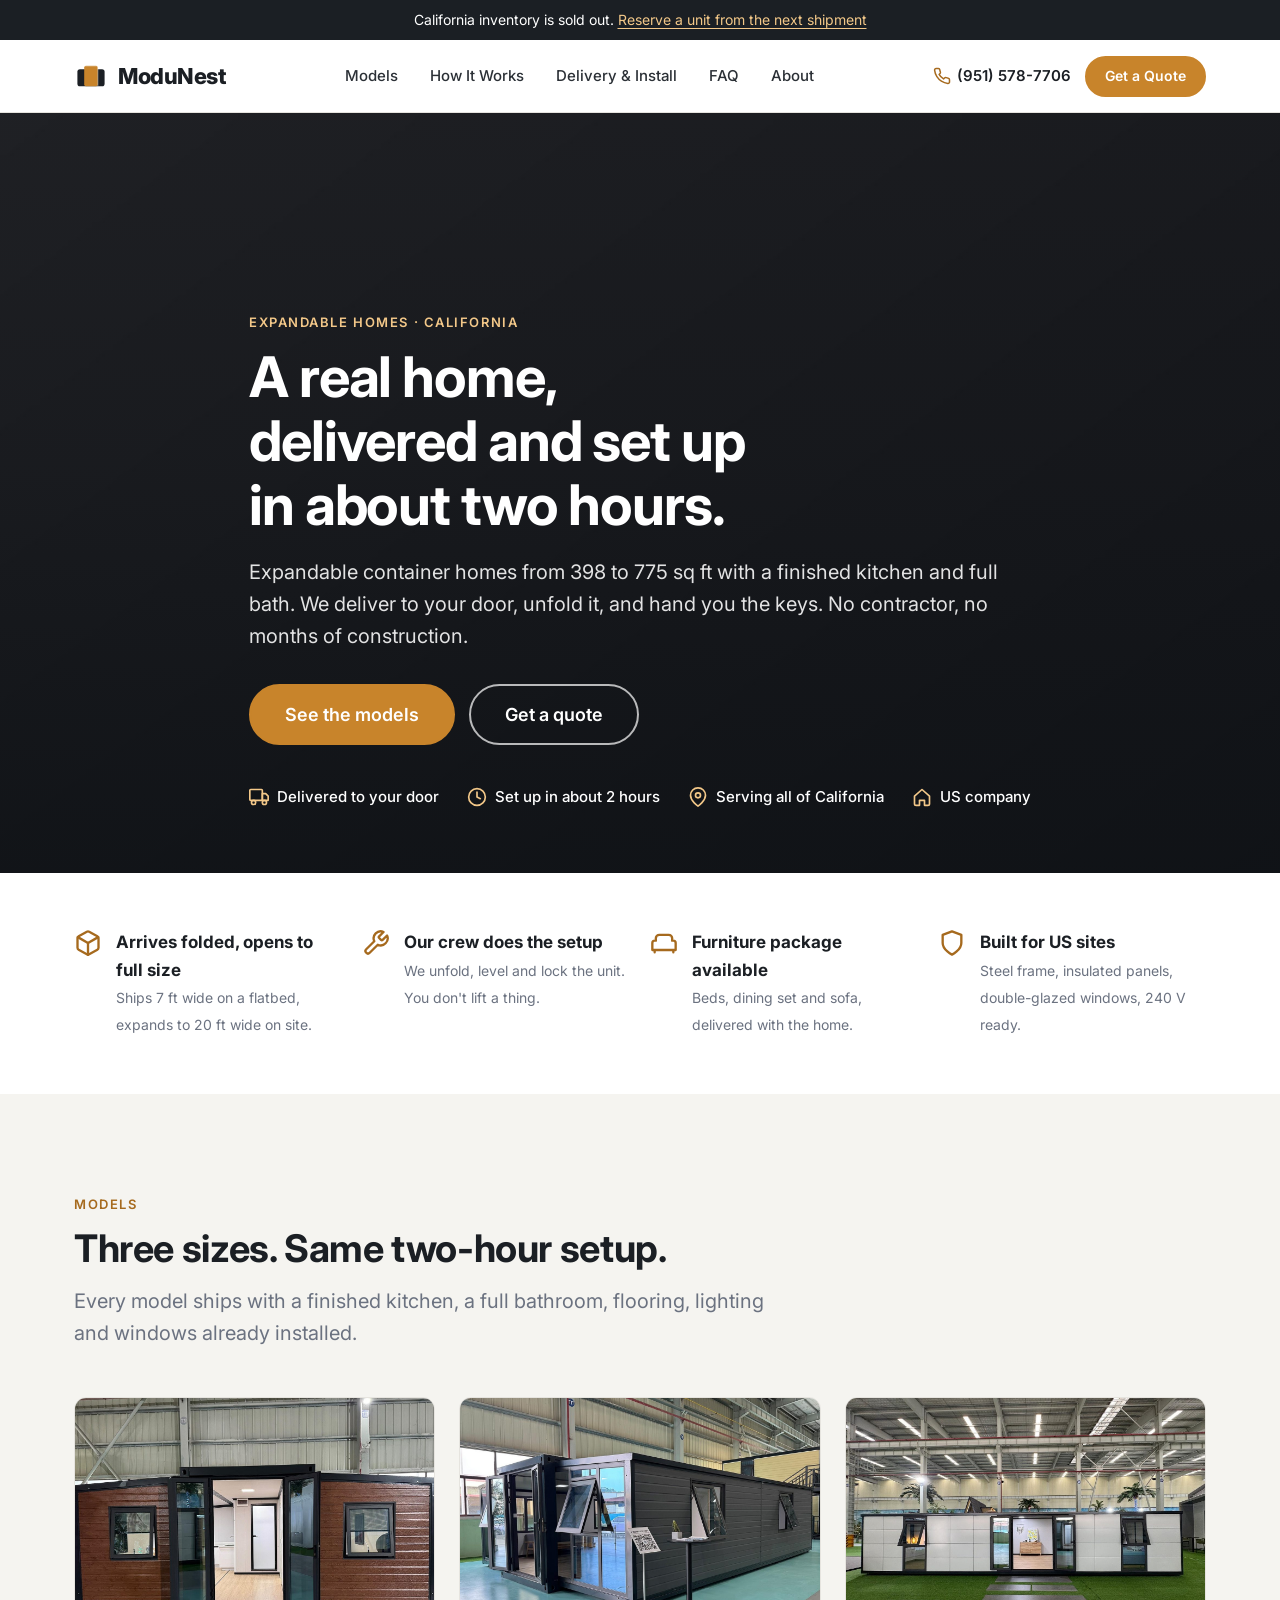
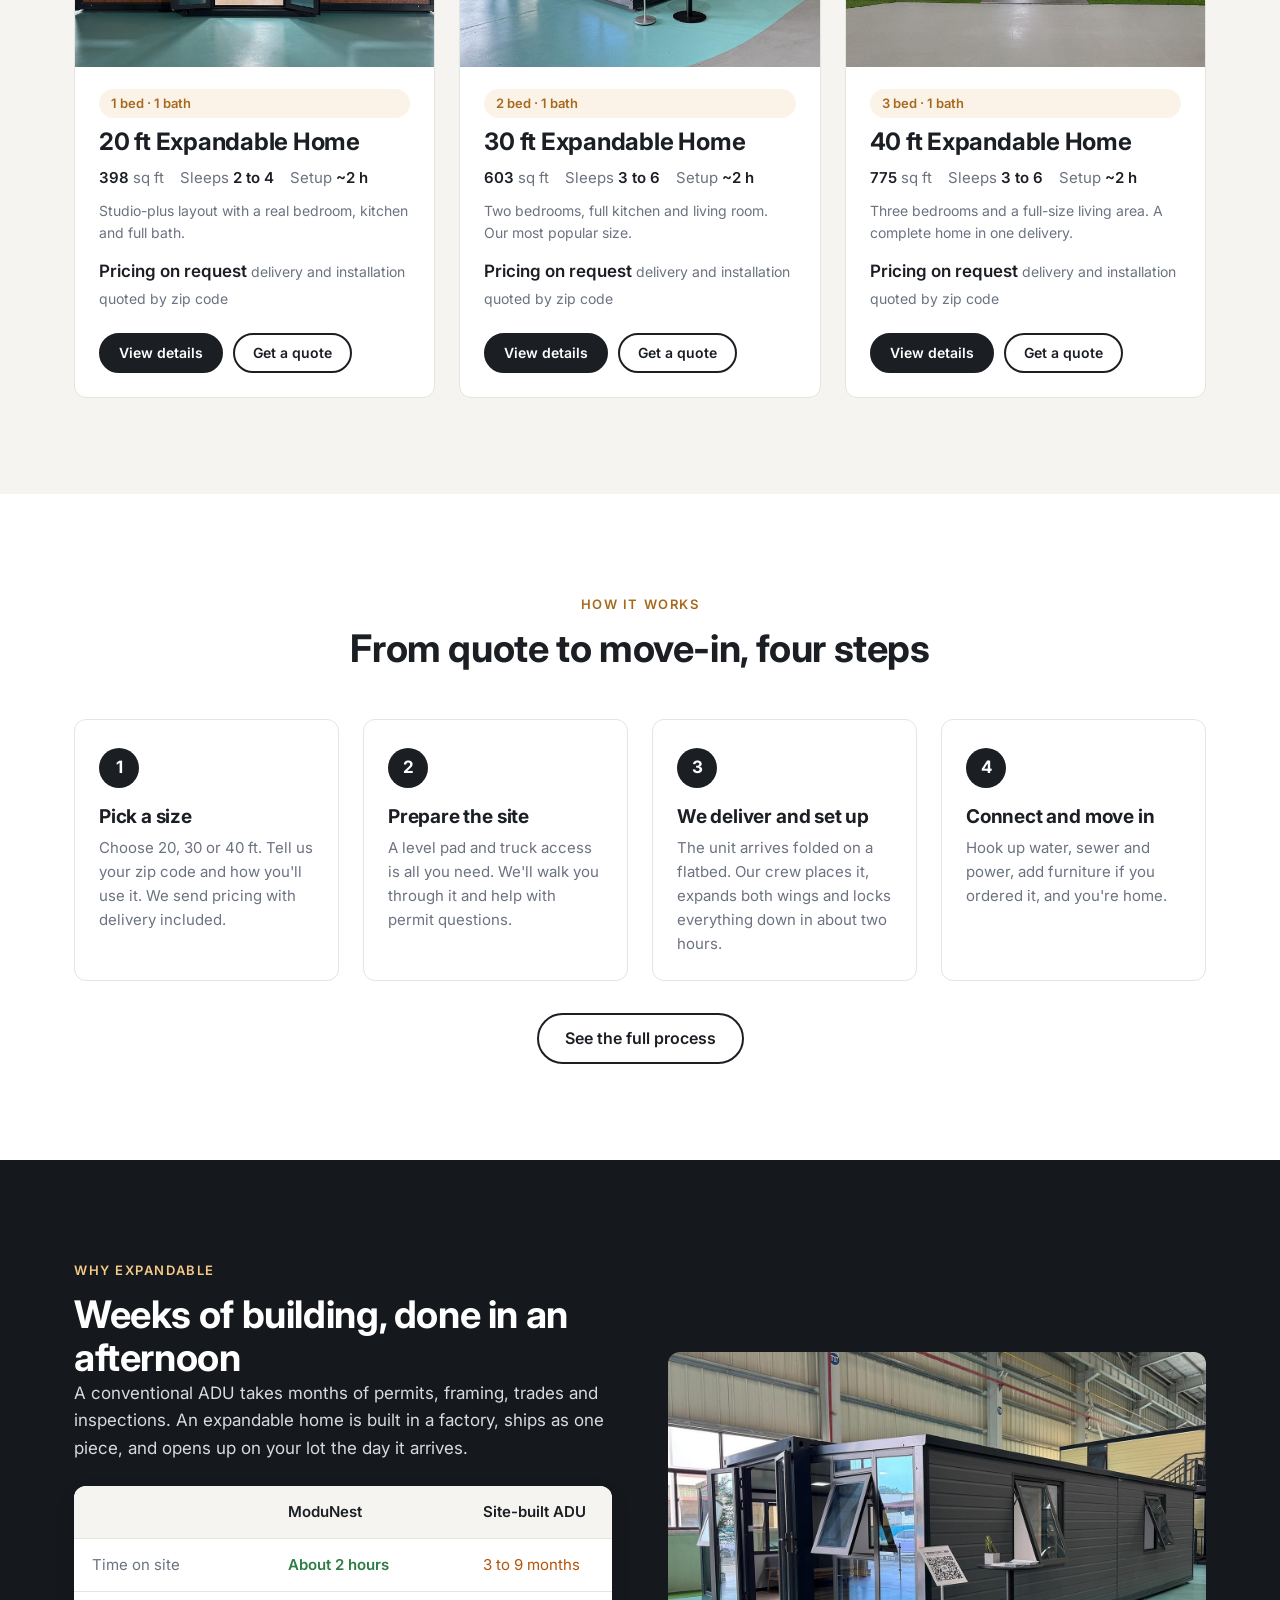
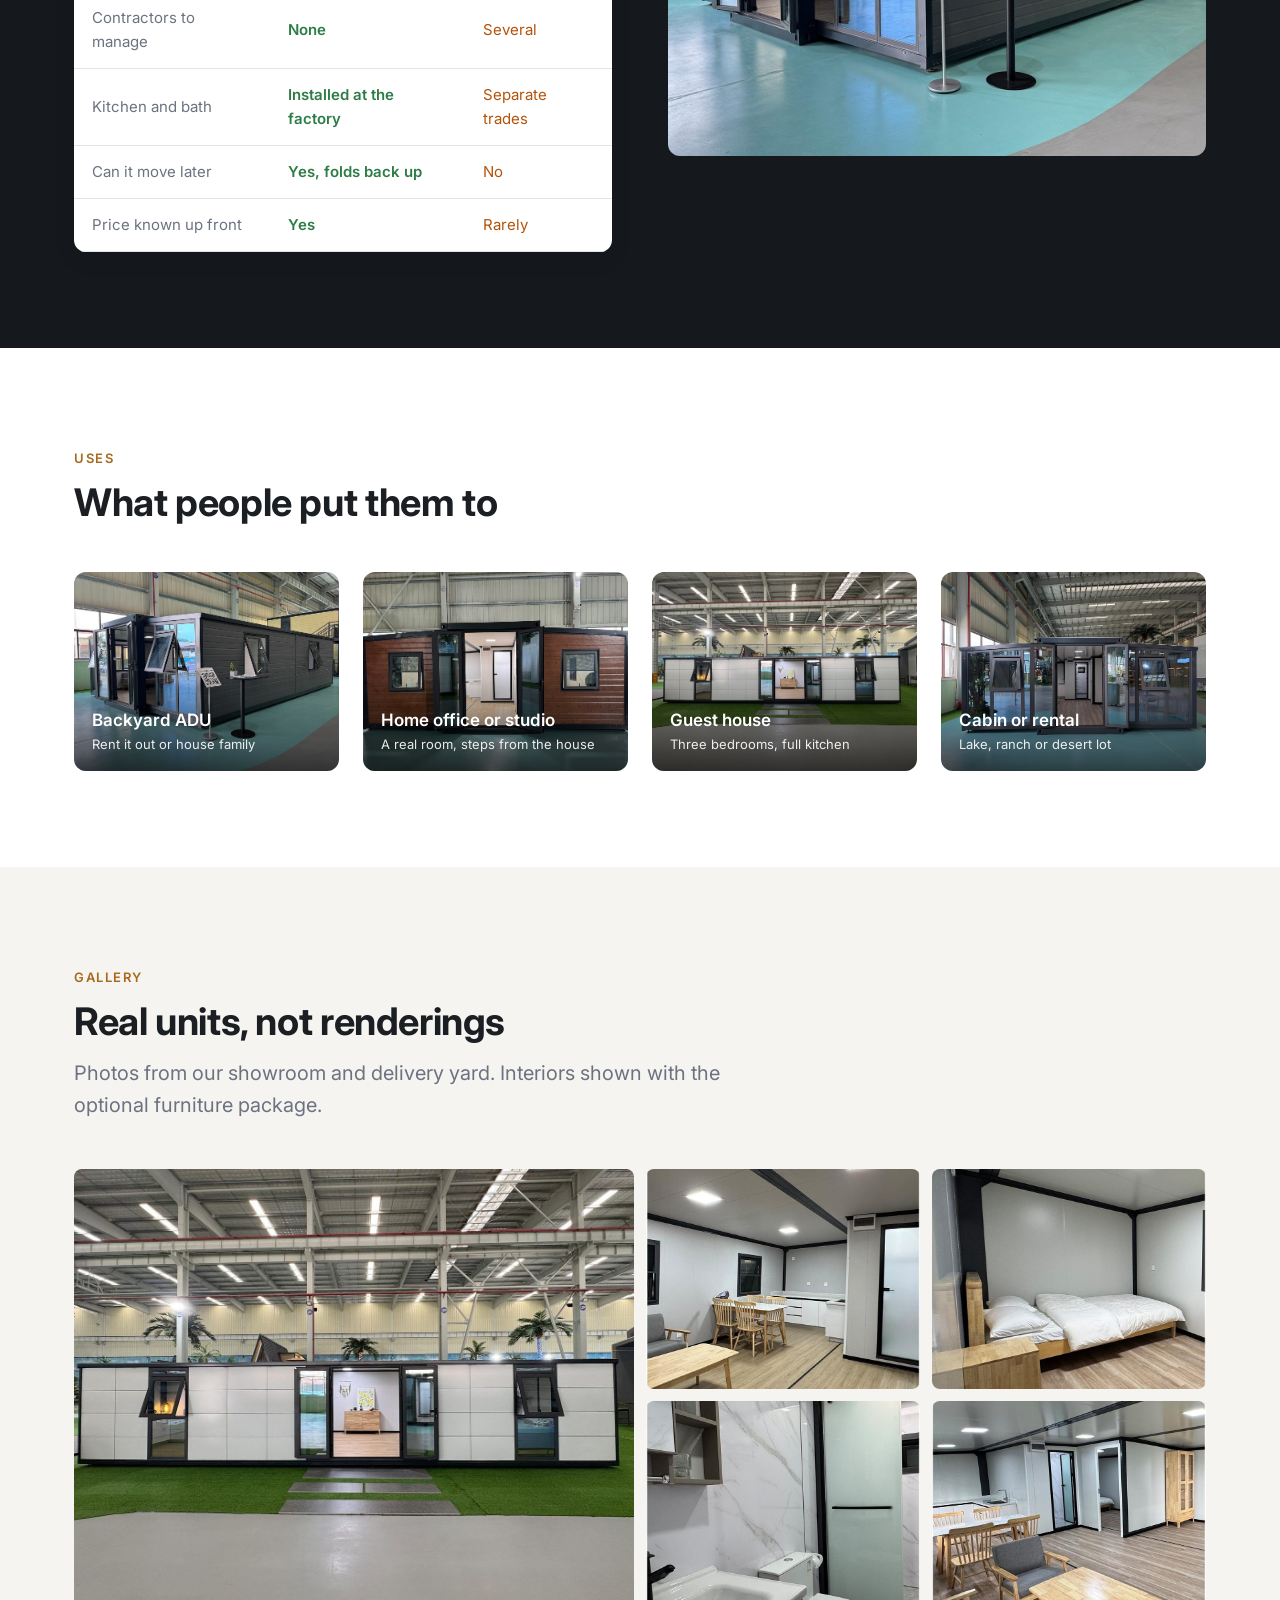
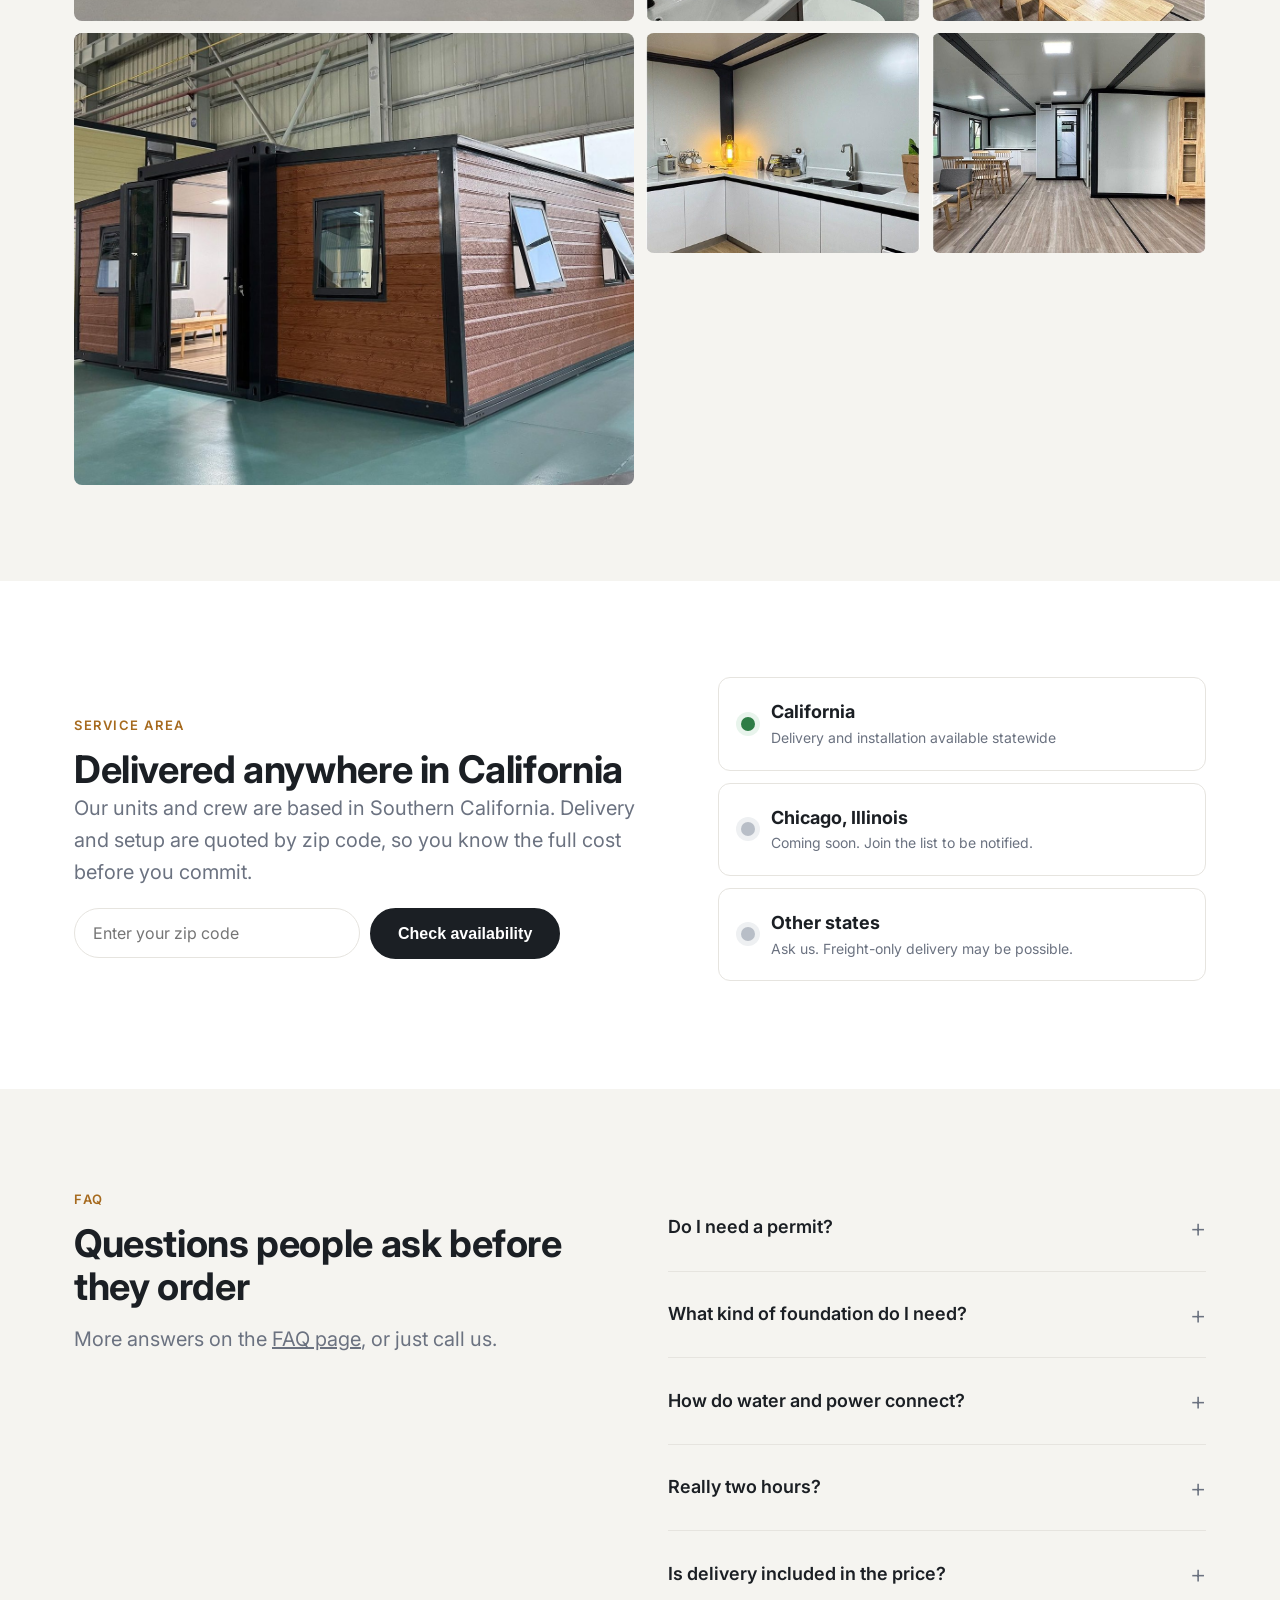
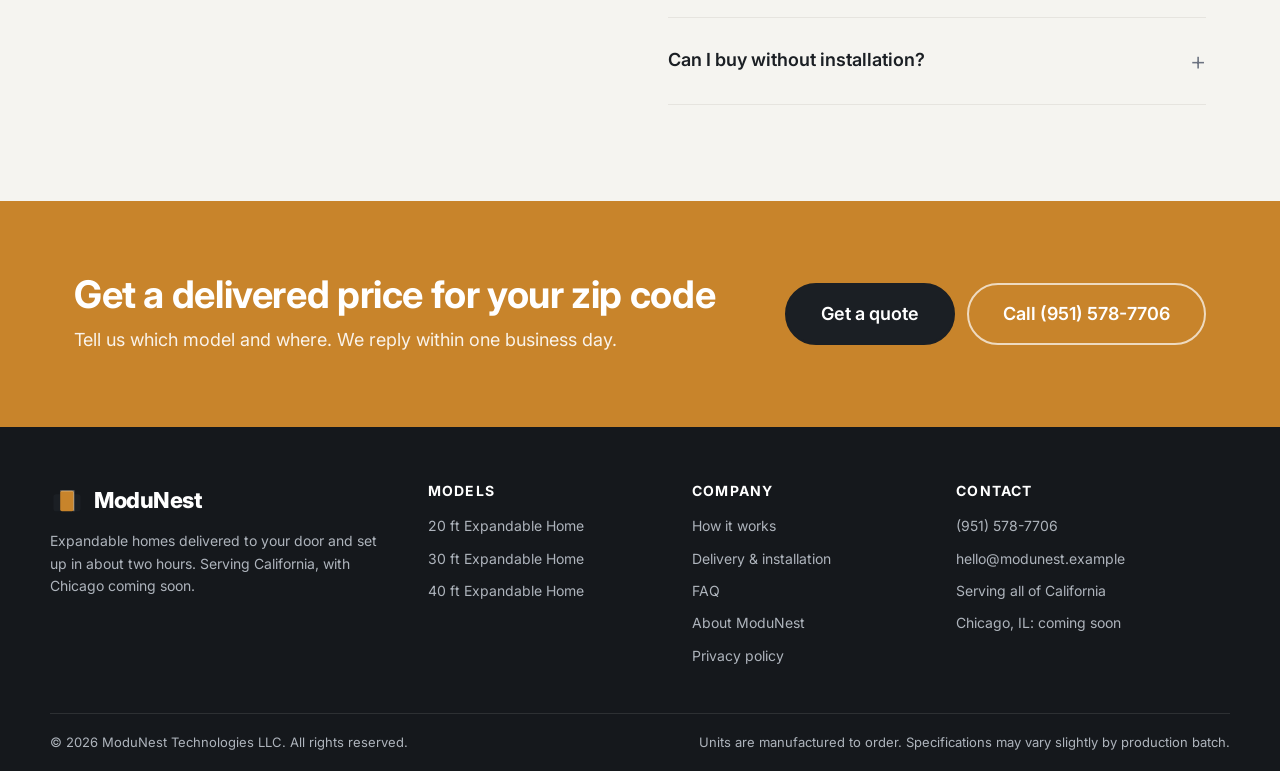
<file: index.html>
<!DOCTYPE html>
<html lang="en">
<head>
<meta charset="UTF-8">
<meta name="viewport" content="width=device-width, initial-scale=1">
<title>Expandable Container Homes Delivered & Installed in California | ModuNest</title>
<meta name="description" content="Move-in ready expandable container homes, 398 to 775 sq ft. Delivered to your door and set up in about two hours. One-stop delivery, installation and furniture. Serving California.">
<link rel="canonical" href="https://rogerhong02.github.io/modunest-site/index.html">
<meta property="og:title" content="Expandable Container Homes Delivered & Installed in California | ModuNest">
<meta property="og:description" content="Move-in ready expandable container homes, 398 to 775 sq ft. Delivered to your door and set up in about two hours. One-stop delivery, installation and furniture. Serving California.">
<meta property="og:image" content="https://rogerhong02.github.io/modunest-site/images/40ft-card.jpg">
<meta property="og:type" content="website">
<meta name="theme-color" content="#1B1F24">
<link rel="icon" href="images/favicon.svg" type="image/svg+xml">
<link rel="preconnect" href="https://fonts.googleapis.com"><link rel="preconnect" href="https://fonts.gstatic.com" crossorigin>
<link rel="stylesheet" href="https://fonts.googleapis.com/css2?family=Inter:wght@400;500;600;700;800&display=swap">
<link rel="stylesheet" href="css/style.css">
</head>
<body>
<div class="announce">California inventory is sold out. <a href="quote.html">Reserve a unit from the next shipment</a></div>
<header class="header"><div class="container">
  <a class="logo" href="index.html"><svg viewBox="0 0 40 40" fill="none" aria-hidden="true"><rect x="4" y="12" width="32" height="20" rx="3" fill="#1B1F24"/><rect x="12" y="8" width="16" height="24" rx="2" fill="#C8842B"/><path d="M12 8h16v24" stroke="#fff" stroke-width="1.5" opacity=".35"/></svg><span>ModuNest</span></a>
  <nav class="nav"><ul>
    <li><a href="models.html">Models</a></li>
    <li><a href="how-it-works.html">How It Works</a></li>
    <li><a href="delivery.html">Delivery &amp; Install</a></li>
    <li><a href="faq.html">FAQ</a></li>
    <li><a href="about.html">About</a></li>
    <li class="nav-cta"><a class="btn btn-primary" href="quote.html">Get a Quote</a></li>
  </ul></nav>
  <div class="header-right">
    <a class="header-phone" href="tel:+19515787706"><svg viewBox="0 0 24 24" fill="none" stroke="currentColor" stroke-width="2" stroke-linecap="round" stroke-linejoin="round" aria-hidden="true"><path d="M22 16.92v3a2 2 0 0 1-2.18 2 19.79 19.79 0 0 1-8.63-3.07 19.5 19.5 0 0 1-6-6 19.79 19.79 0 0 1-3.07-8.67A2 2 0 0 1 4.11 2h3a2 2 0 0 1 2 1.72c.13.96.37 1.9.72 2.81a2 2 0 0 1-.45 2.11L8.09 9.91a16 16 0 0 0 6 6l1.27-1.27a2 2 0 0 1 2.11-.45c.91.35 1.85.59 2.81.72A2 2 0 0 1 22 16.92z"/></svg>(951) 578-7706</a>
    <a class="btn btn-primary btn-sm" href="quote.html">Get a Quote</a>
    <button class="nav-toggle" aria-label="Menu"><span></span><span></span><span></span></button>
  </div>
</div></header>

<section class="hero" style="background-image:url(images/hero-1.jpg)"><div class="container">
  <span class="eyebrow" style="color:#F3C889">Expandable homes · California</span>
  <h1>A real home, delivered and set up in about two hours.</h1>
  <p class="lead">Expandable container homes from 398 to 775 sq ft with a finished kitchen and full bath. We deliver to your door, unfold it, and hand you the keys. No contractor, no months of construction.</p>
  <div class="actions"><a class="btn btn-primary btn-lg" href="models.html">See the models</a><a class="btn btn-outline-light btn-lg" href="quote.html">Get a quote</a></div>
  <div class="badges">
    <span><svg viewBox="0 0 24 24" fill="none" stroke="currentColor" stroke-width="2" stroke-linecap="round" stroke-linejoin="round" aria-hidden="true"><rect x="1" y="3" width="15" height="13" rx="1"/><path d="M16 8h4l3 3v5h-7z"/><circle cx="5.5" cy="18.5" r="2.5"/><circle cx="18.5" cy="18.5" r="2.5"/></svg> Delivered to your door</span>
    <span><svg viewBox="0 0 24 24" fill="none" stroke="currentColor" stroke-width="2" stroke-linecap="round" stroke-linejoin="round" aria-hidden="true"><circle cx="12" cy="12" r="10"/><polyline points="12 6 12 12 16 14"/></svg> Set up in about 2 hours</span>
    <span><svg viewBox="0 0 24 24" fill="none" stroke="currentColor" stroke-width="2" stroke-linecap="round" stroke-linejoin="round" aria-hidden="true"><path d="M21 10c0 7-9 13-9 13s-9-6-9-13a9 9 0 0 1 18 0z"/><circle cx="12" cy="10" r="3"/></svg> Serving all of California</span>
    <span><svg viewBox="0 0 24 24" fill="none" stroke="currentColor" stroke-width="2" stroke-linecap="round" stroke-linejoin="round" aria-hidden="true"><path d="M3 11l9-8 9 8v9a2 2 0 0 1-2 2h-4v-6H9v6H5a2 2 0 0 1-2-2z"/></svg> US company</span>
  </div>
</div></section>

<section class="section" style="padding:56px 0"><div class="container">
  <div class="trust">
    <div><svg viewBox="0 0 24 24" fill="none" stroke="currentColor" stroke-width="2" stroke-linecap="round" stroke-linejoin="round" aria-hidden="true"><path d="M21 16V8a2 2 0 0 0-1-1.73l-7-4a2 2 0 0 0-2 0l-7 4A2 2 0 0 0 3 8v8a2 2 0 0 0 1 1.73l7 4a2 2 0 0 0 2 0l7-4A2 2 0 0 0 21 16z"/><polyline points="3.27 6.96 12 12.01 20.73 6.96"/><line x1="12" y1="22.08" x2="12" y2="12"/></svg><div><b>Arrives folded, opens to full size</b><span>Ships 7 ft wide on a flatbed, expands to 20 ft wide on site.</span></div></div>
    <div><svg viewBox="0 0 24 24" fill="none" stroke="currentColor" stroke-width="2" stroke-linecap="round" stroke-linejoin="round" aria-hidden="true"><path d="M14.7 6.3a1 1 0 0 0 0 1.4l1.6 1.6a1 1 0 0 0 1.4 0l3.77-3.77a6 6 0 0 1-7.94 7.94l-6.91 6.91a2.12 2.12 0 0 1-3-3l6.91-6.91a6 6 0 0 1 7.94-7.94l-3.76 3.76z"/></svg><div><b>Our crew does the setup</b><span>We unfold, level and lock the unit. You don't lift a thing.</span></div></div>
    <div><svg viewBox="0 0 24 24" fill="none" stroke="currentColor" stroke-width="2" stroke-linecap="round" stroke-linejoin="round" aria-hidden="true"><path d="M4 18v2M20 18v2M2 12a2 2 0 0 1 2-2h1V8a3 3 0 0 1 3-3h8a3 3 0 0 1 3 3v2h1a2 2 0 0 1 2 2v6H2z"/></svg><div><b>Furniture package available</b><span>Beds, dining set and sofa, delivered with the home.</span></div></div>
    <div><svg viewBox="0 0 24 24" fill="none" stroke="currentColor" stroke-width="2" stroke-linecap="round" stroke-linejoin="round" aria-hidden="true"><path d="M12 22s8-4 8-10V5l-8-3-8 3v7c0 6 8 10 8 10z"/></svg><div><b>Built for US sites</b><span>Steel frame, insulated panels, double-glazed windows, 240 V ready.</span></div></div>
  </div>
</div></section>

<section class="section soft" id="models"><div class="container">
  <div class="sec-head"><span class="eyebrow">Models</span><h2>Three sizes. Same two-hour setup.</h2><p class="lead">Every model ships with a finished kitchen, a full bathroom, flooring, lighting and windows already installed.</p></div>
  <div class="grid grid-3"><article class="model-card">
  <a class="thumb" href="model-20ft.html"><img src="images/20ft-card.jpg" alt="20 ft Expandable Home" loading="lazy"></a>
  <div class="body">
    <span class="pill">1 bed · 1 bath</span>
    <h3><a href="model-20ft.html">20 ft Expandable Home</a></h3>
    <div class="meta"><span><b>398</b> sq ft</span><span>Sleeps <b>2 to 4</b></span><span>Setup <b>~2 h</b></span></div>
    <p class="muted small">Studio-plus layout with a real bedroom, kitchen and full bath.</p>
    <div class="price">Pricing on request <small>delivery and installation quoted by zip code</small></div>
    <div class="actions"><a class="btn btn-dark btn-sm" href="model-20ft.html">View details</a><a class="btn btn-outline btn-sm" href="quote.html?model=20ft">Get a quote</a></div>
  </div>
</article>
<article class="model-card">
  <a class="thumb" href="model-30ft.html"><img src="images/30ft-card.jpg" alt="30 ft Expandable Home" loading="lazy"></a>
  <div class="body">
    <span class="pill">2 bed · 1 bath</span>
    <h3><a href="model-30ft.html">30 ft Expandable Home</a></h3>
    <div class="meta"><span><b>603</b> sq ft</span><span>Sleeps <b>3 to 6</b></span><span>Setup <b>~2 h</b></span></div>
    <p class="muted small">Two bedrooms, full kitchen and living room. Our most popular size.</p>
    <div class="price">Pricing on request <small>delivery and installation quoted by zip code</small></div>
    <div class="actions"><a class="btn btn-dark btn-sm" href="model-30ft.html">View details</a><a class="btn btn-outline btn-sm" href="quote.html?model=30ft">Get a quote</a></div>
  </div>
</article>
<article class="model-card">
  <a class="thumb" href="model-40ft.html"><img src="images/40ft-card.jpg" alt="40 ft Expandable Home" loading="lazy"></a>
  <div class="body">
    <span class="pill">3 bed · 1 bath</span>
    <h3><a href="model-40ft.html">40 ft Expandable Home</a></h3>
    <div class="meta"><span><b>775</b> sq ft</span><span>Sleeps <b>3 to 6</b></span><span>Setup <b>~2 h</b></span></div>
    <p class="muted small">Three bedrooms and a full-size living area. A complete home in one delivery.</p>
    <div class="price">Pricing on request <small>delivery and installation quoted by zip code</small></div>
    <div class="actions"><a class="btn btn-dark btn-sm" href="model-40ft.html">View details</a><a class="btn btn-outline btn-sm" href="quote.html?model=40ft">Get a quote</a></div>
  </div>
</article></div>
</div></section>

<section class="section" id="how"><div class="container">
  <div class="sec-head center"><span class="eyebrow">How it works</span><h2>From quote to move-in, four steps</h2></div>
  <div class="steps">
    <div class="step"><div class="num">1</div><h3>Pick a size</h3><p>Choose 20, 30 or 40 ft. Tell us your zip code and how you'll use it. We send pricing with delivery included.</p></div>
    <div class="step"><div class="num">2</div><h3>Prepare the site</h3><p>A level pad and truck access is all you need. We'll walk you through it and help with permit questions.</p></div>
    <div class="step"><div class="num">3</div><h3>We deliver and set up</h3><p>The unit arrives folded on a flatbed. Our crew places it, expands both wings and locks everything down in about two hours.</p></div>
    <div class="step"><div class="num">4</div><h3>Connect and move in</h3><p>Hook up water, sewer and power, add furniture if you ordered it, and you're home.</p></div>
  </div>
  <div class="center mt-32"><a class="btn btn-outline" href="how-it-works.html">See the full process</a></div>
</div></section>

<section class="section dark"><div class="container">
  <div class="split">
    <div class="text">
      <span class="eyebrow">Why expandable</span>
      <h2>Weeks of building, done in an afternoon</h2>
      <p>A conventional ADU takes months of permits, framing, trades and inspections. An expandable home is built in a factory, ships as one piece, and opens up on your lot the day it arrives.</p>
      <table class="compare mt-24">
        <tr><th></th><th>ModuNest</th><th>Site-built ADU</th></tr>
        <tr><td>Time on site</td><td class="yes">About 2 hours</td><td class="no">3 to 9 months</td></tr>
        <tr><td>Contractors to manage</td><td class="yes">None</td><td class="no">Several</td></tr>
        <tr><td>Kitchen and bath</td><td class="yes">Installed at the factory</td><td class="no">Separate trades</td></tr>
        <tr><td>Can it move later</td><td class="yes">Yes, folds back up</td><td class="no">No</td></tr>
        <tr><td>Price known up front</td><td class="yes">Yes</td><td class="no">Rarely</td></tr>
      </table>
    </div>
    <div class="pic"><img src="images/30ft-shop-1.jpg" alt="30 ft expandable home, doors open" loading="lazy"></div>
  </div>
</div></section>

<section class="section" id="uses"><div class="container">
  <div class="sec-head"><span class="eyebrow">Uses</span><h2>What people put them to</h2></div>
  <div class="grid grid-4">
    <a class="tile" href="model-30ft.html"><img src="images/30ft-card.jpg" alt="Backyard ADU" loading="lazy"><div class="cap">Backyard ADU<small>Rent it out or house family</small></div></a>
    <a class="tile" href="model-20ft.html"><img src="images/20ft-shop-1.jpg" alt="Home office" loading="lazy"><div class="cap">Home office or studio<small>A real room, steps from the house</small></div></a>
    <a class="tile" href="model-40ft.html"><img src="images/40ft-card.jpg" alt="Guest house" loading="lazy"><div class="cap">Guest house<small>Three bedrooms, full kitchen</small></div></a>
    <a class="tile" href="model-30ft.html"><img src="images/30ft-shop-2.jpg" alt="Vacation cabin" loading="lazy"><div class="cap">Cabin or rental<small>Lake, ranch or desert lot</small></div></a>
  </div>
</div></section>

<section class="section soft" id="gallery"><div class="container">
  <div class="sec-head"><span class="eyebrow">Gallery</span><h2>Real units, not renderings</h2><p class="lead">Photos from our showroom and delivery yard. Interiors shown with the optional furniture package.</p></div>
  <div class="gallery">
    <a class="span2" href="images/40ft-card.jpg" data-lightbox="images/40ft-card.jpg"><img src="images/40ft-card.jpg" alt="40 ft unit in showroom" loading="lazy"></a>
    <a href="images/20ft-kitchen.jpg" data-lightbox="images/20ft-kitchen.jpg"><img src="images/20ft-kitchen.jpg" alt="Kitchen" loading="lazy"></a>
    <a href="images/30ft-bedroom.jpg" data-lightbox="images/30ft-bedroom.jpg"><img src="images/30ft-bedroom.jpg" alt="Bedroom" loading="lazy"></a>
    <a href="images/40ft-bath.jpg" data-lightbox="images/40ft-bath.jpg"><img src="images/40ft-bath.jpg" alt="Bathroom" loading="lazy"></a>
    <a href="images/20ft-living.jpg" data-lightbox="images/20ft-living.jpg"><img src="images/20ft-living.jpg" alt="Living area" loading="lazy"></a>
    <a class="span2" href="images/20ft-shop-2.jpg" data-lightbox="images/20ft-shop-2.jpg"><img src="images/20ft-shop-2.jpg" alt="20 ft unit" loading="lazy"></a>
    <a href="images/40ft-kitchen.jpg" data-lightbox="images/40ft-kitchen.jpg"><img src="images/40ft-kitchen.jpg" alt="Kitchen, 40 ft" loading="lazy"></a>
    <a href="images/30ft-living.jpg" data-lightbox="images/30ft-living.jpg"><img src="images/30ft-living.jpg" alt="Living area, 30 ft" loading="lazy"></a>
  </div>
</div></section>

<section class="section" id="area"><div class="container">
  <div class="area">
    <div>
      <span class="eyebrow">Service area</span>
      <h2>Delivered anywhere in California</h2>
      <p class="lead">Our units and crew are based in Southern California. Delivery and setup are quoted by zip code, so you know the full cost before you commit.</p>
      <form class="zip" id="zip-form"><input type="text" inputmode="numeric" maxlength="5" placeholder="Enter your zip code" aria-label="Zip code"><button class="btn btn-dark" type="submit">Check availability</button></form>
    </div>
    <div>
      <div class="state"><div class="dot"></div><div><b>California</b><span>Delivery and installation available statewide</span></div></div>
      <div class="state soon"><div class="dot"></div><div><b>Chicago, Illinois</b><span>Coming soon. Join the list to be notified.</span></div></div>
      <div class="state soon"><div class="dot"></div><div><b>Other states</b><span>Ask us. Freight-only delivery may be possible.</span></div></div>
    </div>
  </div>
</div></section>

<section class="section soft" id="faq"><div class="container">
  <div class="grid grid-2" style="gap:56px;align-items:start">
    <div class="sec-head" style="margin-bottom:0"><span class="eyebrow">FAQ</span><h2>Questions people ask before they order</h2><p class="lead">More answers on the <a href="faq.html" style="text-decoration:underline">FAQ page</a>, or just call us.</p></div>
    <div class="faq">
      <details><summary>Do I need a permit?</summary><p>It depends on your city and county and on how you'll use the unit. Many California customers use these homes as ADUs, which most jurisdictions now allow on residential lots. We'll help you understand what your local building department requires before you order.</p></details>
      <details><summary>What kind of foundation do I need?</summary><p>A level, compacted surface: a concrete slab, concrete piers or a gravel pad. We'll advise on the best option for your site when we quote.</p></details>
      <details><summary>How do water and power connect?</summary><p>Each home is pre-wired and pre-plumbed. Your electrician and plumber connect it to your existing 240 V service and water and sewer lines, or you can go off-grid with solar and a tank.</p></details>
      <details><summary>Really two hours?</summary><p>Yes, for the setup itself. Once the truck arrives, our crew places the unit, expands both wings and locks it in place in about two hours. Utility hookups are done separately by your local trades.</p></details>
      <details><summary>Is delivery included in the price?</summary><p>We quote delivery and installation together by zip code, so the number you see is the number you pay. No surprises on delivery day.</p></details>
      <details><summary>Can I buy without installation?</summary><p>In California we deliver and set up every unit. For other states, ask us about freight-only options.</p></details>
    </div>
  </div>
</div></section>

<section class="cta"><div class="container">
  <div><h2>Get a delivered price for your zip code</h2><p>Tell us which model and where. We reply within one business day.</p></div>
  <div class="actions"><a class="btn btn-dark btn-lg" href="quote.html">Get a quote</a><a class="btn btn-outline-light btn-lg" href="tel:+19515787706">Call (951) 578-7706</a></div>
</div></section>

<footer class="footer">
  <div class="container top">
    <div>
      <a class="logo" href="index.html"><svg viewBox="0 0 40 40" fill="none" aria-hidden="true"><rect x="4" y="12" width="32" height="20" rx="3" fill="#1B1F24"/><rect x="12" y="8" width="16" height="24" rx="2" fill="#C8842B"/><path d="M12 8h16v24" stroke="#fff" stroke-width="1.5" opacity=".35"/></svg><span>ModuNest</span></a>
      <p>Expandable homes delivered to your door and set up in about two hours. Serving California, with Chicago coming soon.</p>
    </div>
    <div><h4>Models</h4><ul><li><a href="model-20ft.html">20 ft Expandable Home</a></li><li><a href="model-30ft.html">30 ft Expandable Home</a></li><li><a href="model-40ft.html">40 ft Expandable Home</a></li></ul></div>
    <div><h4>Company</h4><ul>
      <li><a href="how-it-works.html">How it works</a></li>
      <li><a href="delivery.html">Delivery &amp; installation</a></li>
      <li><a href="faq.html">FAQ</a></li>
      <li><a href="about.html">About ModuNest</a></li>
      <li><a href="privacy.html">Privacy policy</a></li>
    </ul></div>
    <div><h4>Contact</h4><ul>
      <li><a href="tel:+19515787706">(951) 578-7706</a></li>
      <li><a href="mailto:hello@modunest.example">hello@modunest.example</a></li>
      <li>Serving all of California</li>
      <li>Chicago, IL: coming soon</li>
    </ul></div>
  </div>
  <div class="container bottom">
    <span>© 2026 ModuNest Technologies LLC. All rights reserved.</span>
    <span>Units are manufactured to order. Specifications may vary slightly by production batch.</span>
  </div>
</footer>
<div class="mobile-cta">
  <a class="btn btn-outline" href="tel:+19515787706"><svg viewBox="0 0 24 24" fill="none" stroke="currentColor" stroke-width="2" stroke-linecap="round" stroke-linejoin="round" aria-hidden="true"><path d="M22 16.92v3a2 2 0 0 1-2.18 2 19.79 19.79 0 0 1-8.63-3.07 19.5 19.5 0 0 1-6-6 19.79 19.79 0 0 1-3.07-8.67A2 2 0 0 1 4.11 2h3a2 2 0 0 1 2 1.72c.13.96.37 1.9.72 2.81a2 2 0 0 1-.45 2.11L8.09 9.91a16 16 0 0 0 6 6l1.27-1.27a2 2 0 0 1 2.11-.45c.91.35 1.85.59 2.81.72A2 2 0 0 1 22 16.92z"/></svg> Call</a>
  <a class="btn btn-primary" href="quote.html">Get a Quote</a>
</div>
<script src="js/main.js"></script>
</body>
</html>
</file>
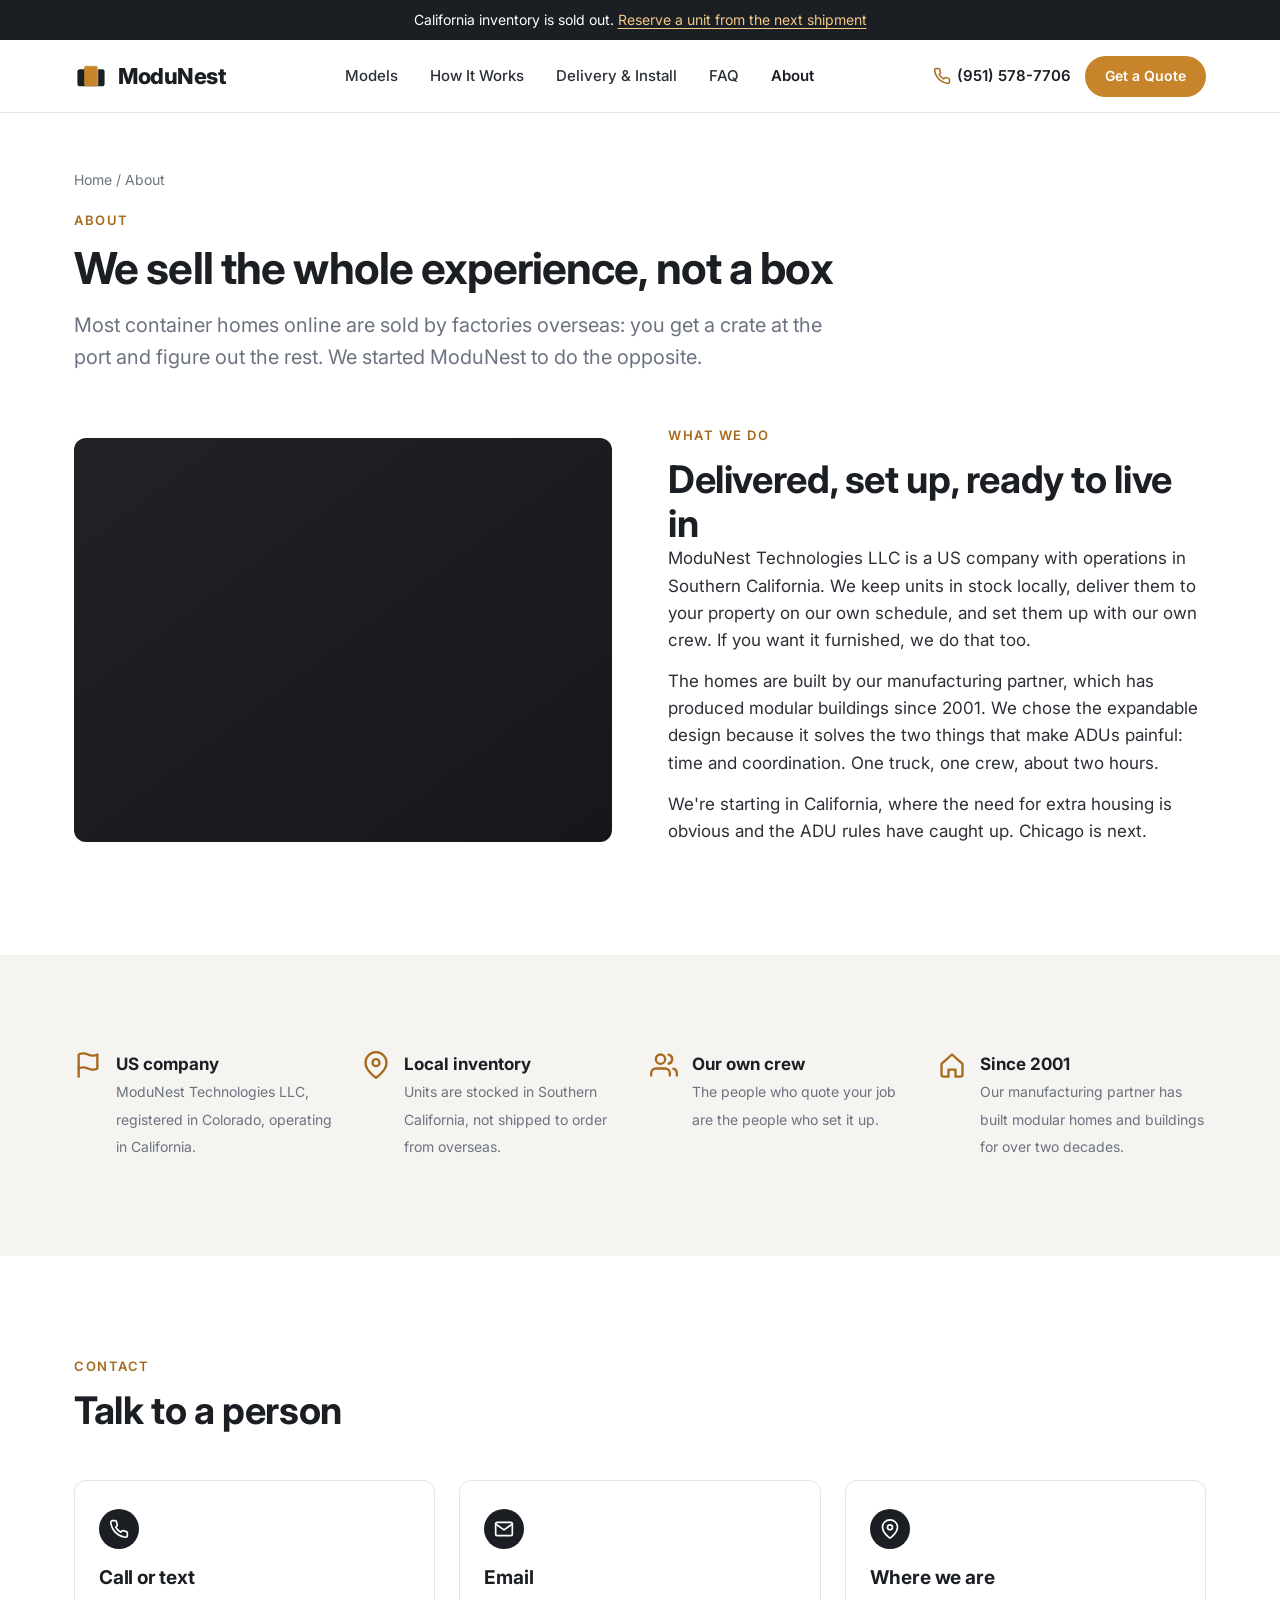
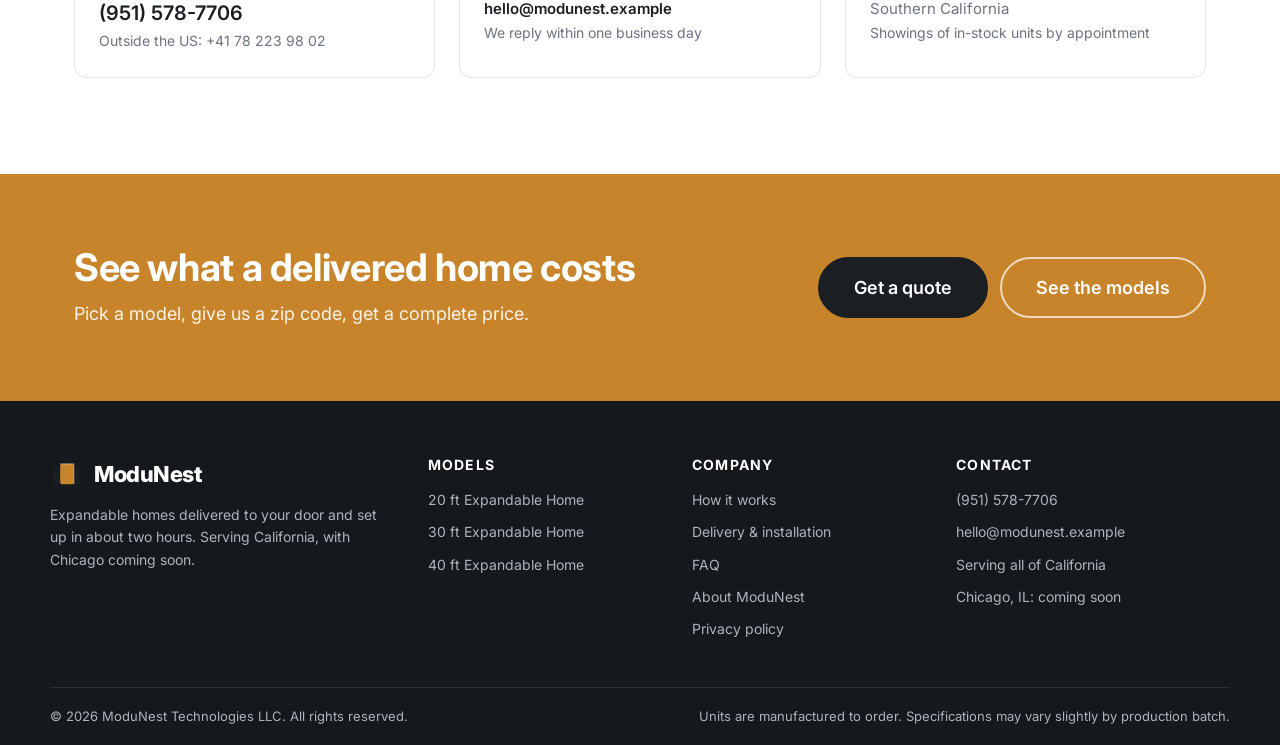
<file: about.html>
<!DOCTYPE html>
<html lang="en">
<head>
<meta charset="UTF-8">
<meta name="viewport" content="width=device-width, initial-scale=1">
<title>About ModuNest: Expandable Homes, Delivered in California</title>
<meta name="description" content="ModuNest Technologies LLC is a US company delivering and installing factory-built expandable homes in California. One-stop: delivery, setup, furniture.">
<link rel="canonical" href="https://rogerhong02.github.io/modunest-site/about.html">
<meta property="og:title" content="About ModuNest: Expandable Homes, Delivered in California">
<meta property="og:description" content="ModuNest Technologies LLC is a US company delivering and installing factory-built expandable homes in California. One-stop: delivery, setup, furniture.">
<meta property="og:image" content="https://rogerhong02.github.io/modunest-site/images/40ft-card.jpg">
<meta property="og:type" content="website">
<meta name="theme-color" content="#1B1F24">
<link rel="icon" href="images/favicon.svg" type="image/svg+xml">
<link rel="preconnect" href="https://fonts.googleapis.com"><link rel="preconnect" href="https://fonts.gstatic.com" crossorigin>
<link rel="stylesheet" href="https://fonts.googleapis.com/css2?family=Inter:wght@400;500;600;700;800&display=swap">
<link rel="stylesheet" href="css/style.css">
</head>
<body>
<div class="announce">California inventory is sold out. <a href="quote.html">Reserve a unit from the next shipment</a></div>
<header class="header"><div class="container">
  <a class="logo" href="index.html"><svg viewBox="0 0 40 40" fill="none" aria-hidden="true"><rect x="4" y="12" width="32" height="20" rx="3" fill="#1B1F24"/><rect x="12" y="8" width="16" height="24" rx="2" fill="#C8842B"/><path d="M12 8h16v24" stroke="#fff" stroke-width="1.5" opacity=".35"/></svg><span>ModuNest</span></a>
  <nav class="nav"><ul>
    <li><a href="models.html">Models</a></li>
    <li><a href="how-it-works.html">How It Works</a></li>
    <li><a href="delivery.html">Delivery &amp; Install</a></li>
    <li><a href="faq.html">FAQ</a></li>
    <li><a href="about.html">About</a></li>
    <li class="nav-cta"><a class="btn btn-primary" href="quote.html">Get a Quote</a></li>
  </ul></nav>
  <div class="header-right">
    <a class="header-phone" href="tel:+19515787706"><svg viewBox="0 0 24 24" fill="none" stroke="currentColor" stroke-width="2" stroke-linecap="round" stroke-linejoin="round" aria-hidden="true"><path d="M22 16.92v3a2 2 0 0 1-2.18 2 19.79 19.79 0 0 1-8.63-3.07 19.5 19.5 0 0 1-6-6 19.79 19.79 0 0 1-3.07-8.67A2 2 0 0 1 4.11 2h3a2 2 0 0 1 2 1.72c.13.96.37 1.9.72 2.81a2 2 0 0 1-.45 2.11L8.09 9.91a16 16 0 0 0 6 6l1.27-1.27a2 2 0 0 1 2.11-.45c.91.35 1.85.59 2.81.72A2 2 0 0 1 22 16.92z"/></svg>(951) 578-7706</a>
    <a class="btn btn-primary btn-sm" href="quote.html">Get a Quote</a>
    <button class="nav-toggle" aria-label="Menu"><span></span><span></span><span></span></button>
  </div>
</div></header>

<section class="page-head"><div class="container">
  <div class="crumbs"><a href="index.html">Home</a> / About</div>
  <span class="eyebrow">About</span>
  <h1 style="font-size:44px">We sell the whole experience, not a box</h1>
  <p class="lead mt-16">Most container homes online are sold by factories overseas: you get a crate at the port and figure out the rest. We started ModuNest to do the opposite.</p>
</div></section>

<section class="section" style="padding-top:24px"><div class="container">
  <div class="split">
    <div class="pic"><img src="images/hero-yard.jpg" alt="Units in our California yard" loading="lazy"></div>
    <div class="text">
      <span class="eyebrow">What we do</span>
      <h2>Delivered, set up, ready to live in</h2>
      <p>ModuNest Technologies LLC is a US company with operations in Southern California. We keep units in stock locally, deliver them to your property on our own schedule, and set them up with our own crew. If you want it furnished, we do that too.</p>
      <p>The homes are built by our manufacturing partner, which has produced modular buildings since 2001. We chose the expandable design because it solves the two things that make ADUs painful: time and coordination. One truck, one crew, about two hours.</p>
      <p>We're starting in California, where the need for extra housing is obvious and the ADU rules have caught up. Chicago is next.</p>
    </div>
  </div>
</div></section>

<section class="section soft"><div class="container">
  <div class="trust">
    <div><svg viewBox="0 0 24 24" fill="none" stroke="currentColor" stroke-width="2" stroke-linecap="round" stroke-linejoin="round" aria-hidden="true"><path d="M4 15s1-1 4-1 5 2 8 2 4-1 4-1V3s-1 1-4 1-5-2-8-2-4 1-4 1z"/><line x1="4" y1="22" x2="4" y2="15"/></svg><div><b>US company</b><span>ModuNest Technologies LLC, registered in Colorado, operating in California.</span></div></div>
    <div><svg viewBox="0 0 24 24" fill="none" stroke="currentColor" stroke-width="2" stroke-linecap="round" stroke-linejoin="round" aria-hidden="true"><path d="M21 10c0 7-9 13-9 13s-9-6-9-13a9 9 0 0 1 18 0z"/><circle cx="12" cy="10" r="3"/></svg><div><b>Local inventory</b><span>Units are stocked in Southern California, not shipped to order from overseas.</span></div></div>
    <div><svg viewBox="0 0 24 24" fill="none" stroke="currentColor" stroke-width="2" stroke-linecap="round" stroke-linejoin="round" aria-hidden="true"><path d="M17 21v-2a4 4 0 0 0-4-4H5a4 4 0 0 0-4 4v2"/><circle cx="9" cy="7" r="4"/><path d="M23 21v-2a4 4 0 0 0-3-3.87"/><path d="M16 3.13a4 4 0 0 1 0 7.75"/></svg><div><b>Our own crew</b><span>The people who quote your job are the people who set it up.</span></div></div>
    <div><svg viewBox="0 0 24 24" fill="none" stroke="currentColor" stroke-width="2" stroke-linecap="round" stroke-linejoin="round" aria-hidden="true"><path d="M3 11l9-8 9 8v9a2 2 0 0 1-2 2h-4v-6H9v6H5a2 2 0 0 1-2-2z"/></svg><div><b>Since 2001</b><span>Our manufacturing partner has built modular homes and buildings for over two decades.</span></div></div>
  </div>
</div></section>

<section class="section"><div class="container">
  <div class="sec-head"><span class="eyebrow">Contact</span><h2>Talk to a person</h2></div>
  <div class="grid grid-3">
    <div class="step"><div class="num"><svg viewBox="0 0 24 24" fill="none" stroke="currentColor" stroke-width="2" stroke-linecap="round" stroke-linejoin="round" aria-hidden="true"><path d="M22 16.92v3a2 2 0 0 1-2.18 2 19.79 19.79 0 0 1-8.63-3.07 19.5 19.5 0 0 1-6-6 19.79 19.79 0 0 1-3.07-8.67A2 2 0 0 1 4.11 2h3a2 2 0 0 1 2 1.72c.13.96.37 1.9.72 2.81a2 2 0 0 1-.45 2.11L8.09 9.91a16 16 0 0 0 6 6l1.27-1.27a2 2 0 0 1 2.11-.45c.91.35 1.85.59 2.81.72A2 2 0 0 1 22 16.92z"/></svg></div><h3>Call or text</h3><p><a href="tel:+19515787706" style="font-size:20px;font-weight:600;color:var(--ink)">(951) 578-7706</a><br><span class="muted small">Outside the US: +41 78 223 98 02</span></p></div>
    <div class="step"><div class="num"><svg viewBox="0 0 24 24" fill="none" stroke="currentColor" stroke-width="2" stroke-linecap="round" stroke-linejoin="round" aria-hidden="true"><path d="M4 4h16c1.1 0 2 .9 2 2v12c0 1.1-.9 2-2 2H4c-1.1 0-2-.9-2-2V6c0-1.1.9-2 2-2z"/><polyline points="22,6 12,13 2,6"/></svg></div><h3>Email</h3><p><a href="mailto:hello@modunest.example" style="font-weight:600;color:var(--ink)">hello@modunest.example</a><br><span class="muted small">We reply within one business day</span></p></div>
    <div class="step"><div class="num"><svg viewBox="0 0 24 24" fill="none" stroke="currentColor" stroke-width="2" stroke-linecap="round" stroke-linejoin="round" aria-hidden="true"><path d="M21 10c0 7-9 13-9 13s-9-6-9-13a9 9 0 0 1 18 0z"/><circle cx="12" cy="10" r="3"/></svg></div><h3>Where we are</h3><p>Southern California<br><span class="muted small">Showings of in-stock units by appointment</span></p></div>
  </div>
</div></section>

<section class="cta"><div class="container">
  <div><h2>See what a delivered home costs</h2><p>Pick a model, give us a zip code, get a complete price.</p></div>
  <div class="actions"><a class="btn btn-dark btn-lg" href="quote.html">Get a quote</a><a class="btn btn-outline-light btn-lg" href="models.html">See the models</a></div>
</div></section>

<footer class="footer">
  <div class="container top">
    <div>
      <a class="logo" href="index.html"><svg viewBox="0 0 40 40" fill="none" aria-hidden="true"><rect x="4" y="12" width="32" height="20" rx="3" fill="#1B1F24"/><rect x="12" y="8" width="16" height="24" rx="2" fill="#C8842B"/><path d="M12 8h16v24" stroke="#fff" stroke-width="1.5" opacity=".35"/></svg><span>ModuNest</span></a>
      <p>Expandable homes delivered to your door and set up in about two hours. Serving California, with Chicago coming soon.</p>
    </div>
    <div><h4>Models</h4><ul><li><a href="model-20ft.html">20 ft Expandable Home</a></li><li><a href="model-30ft.html">30 ft Expandable Home</a></li><li><a href="model-40ft.html">40 ft Expandable Home</a></li></ul></div>
    <div><h4>Company</h4><ul>
      <li><a href="how-it-works.html">How it works</a></li>
      <li><a href="delivery.html">Delivery &amp; installation</a></li>
      <li><a href="faq.html">FAQ</a></li>
      <li><a href="about.html">About ModuNest</a></li>
      <li><a href="privacy.html">Privacy policy</a></li>
    </ul></div>
    <div><h4>Contact</h4><ul>
      <li><a href="tel:+19515787706">(951) 578-7706</a></li>
      <li><a href="mailto:hello@modunest.example">hello@modunest.example</a></li>
      <li>Serving all of California</li>
      <li>Chicago, IL: coming soon</li>
    </ul></div>
  </div>
  <div class="container bottom">
    <span>© 2026 ModuNest Technologies LLC. All rights reserved.</span>
    <span>Units are manufactured to order. Specifications may vary slightly by production batch.</span>
  </div>
</footer>
<div class="mobile-cta">
  <a class="btn btn-outline" href="tel:+19515787706"><svg viewBox="0 0 24 24" fill="none" stroke="currentColor" stroke-width="2" stroke-linecap="round" stroke-linejoin="round" aria-hidden="true"><path d="M22 16.92v3a2 2 0 0 1-2.18 2 19.79 19.79 0 0 1-8.63-3.07 19.5 19.5 0 0 1-6-6 19.79 19.79 0 0 1-3.07-8.67A2 2 0 0 1 4.11 2h3a2 2 0 0 1 2 1.72c.13.96.37 1.9.72 2.81a2 2 0 0 1-.45 2.11L8.09 9.91a16 16 0 0 0 6 6l1.27-1.27a2 2 0 0 1 2.11-.45c.91.35 1.85.59 2.81.72A2 2 0 0 1 22 16.92z"/></svg> Call</a>
  <a class="btn btn-primary" href="quote.html">Get a Quote</a>
</div>
<script src="js/main.js"></script>
</body>
</html>
</file>
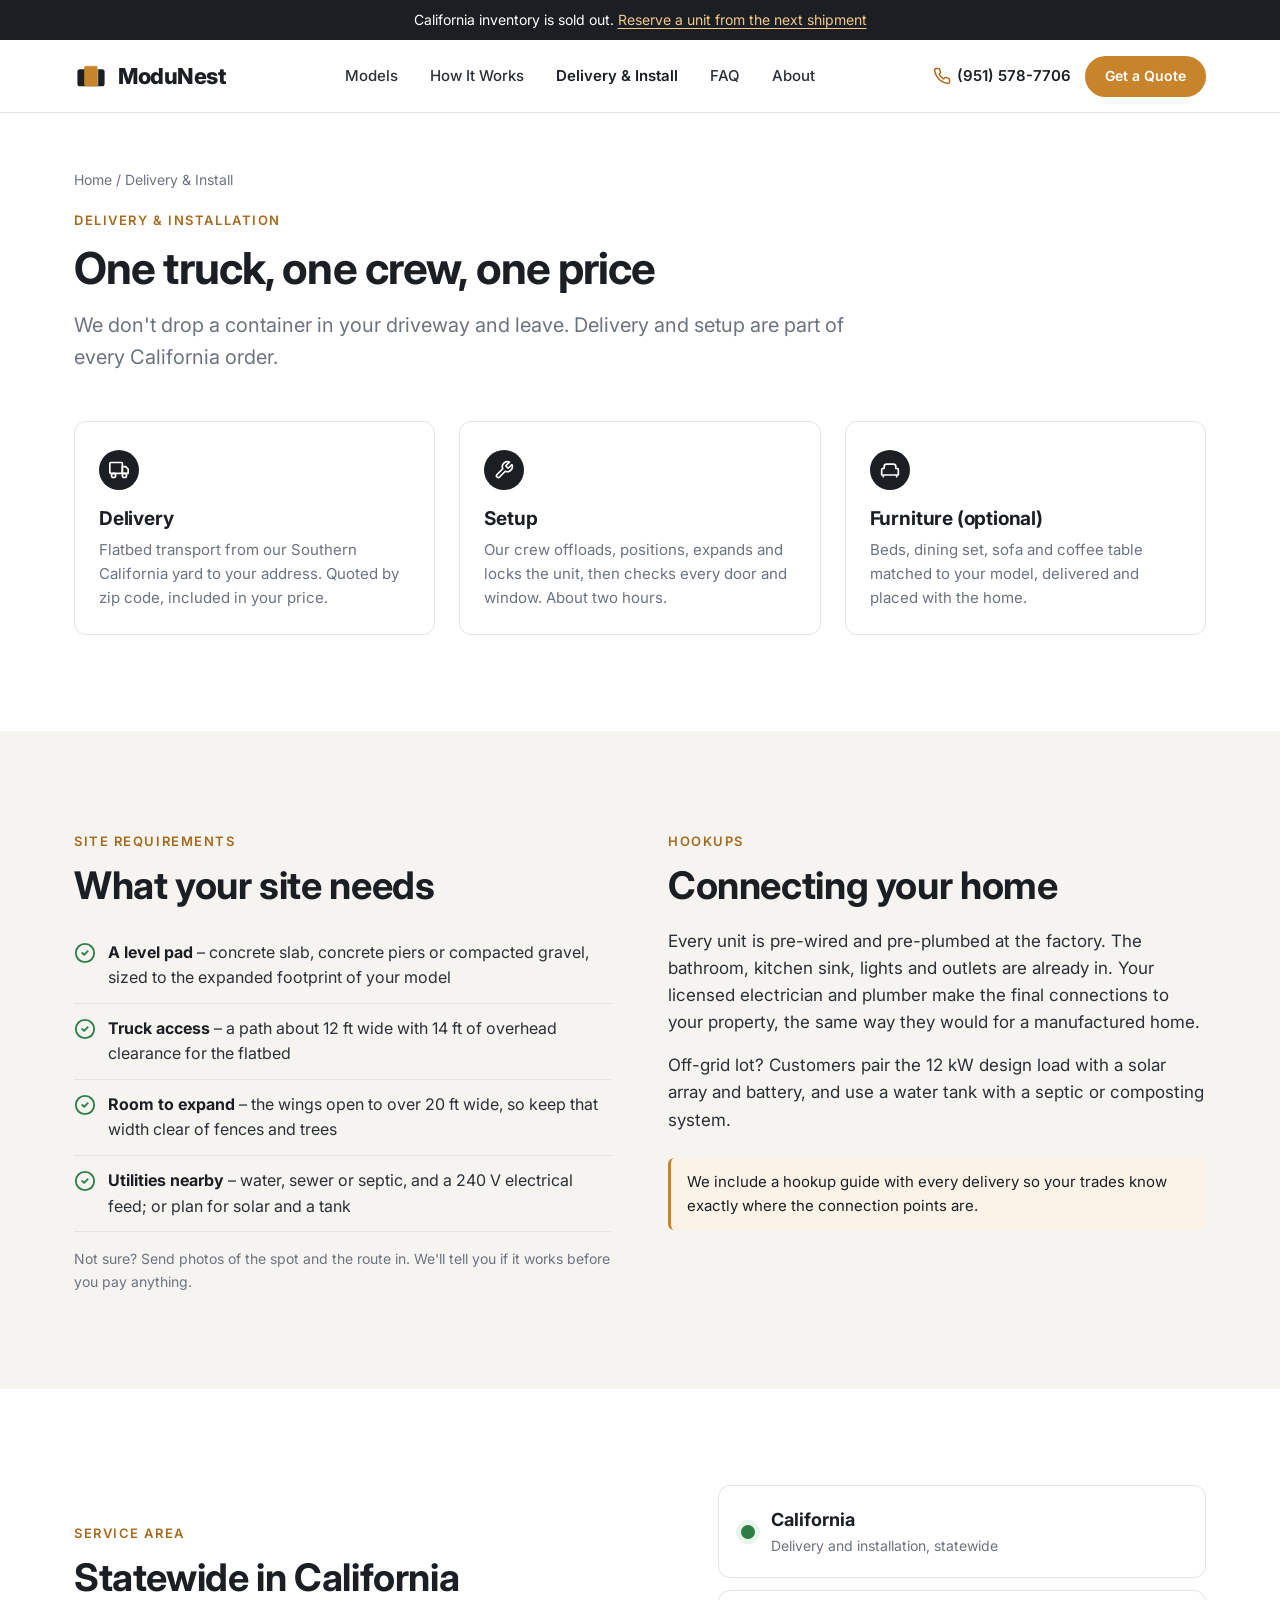
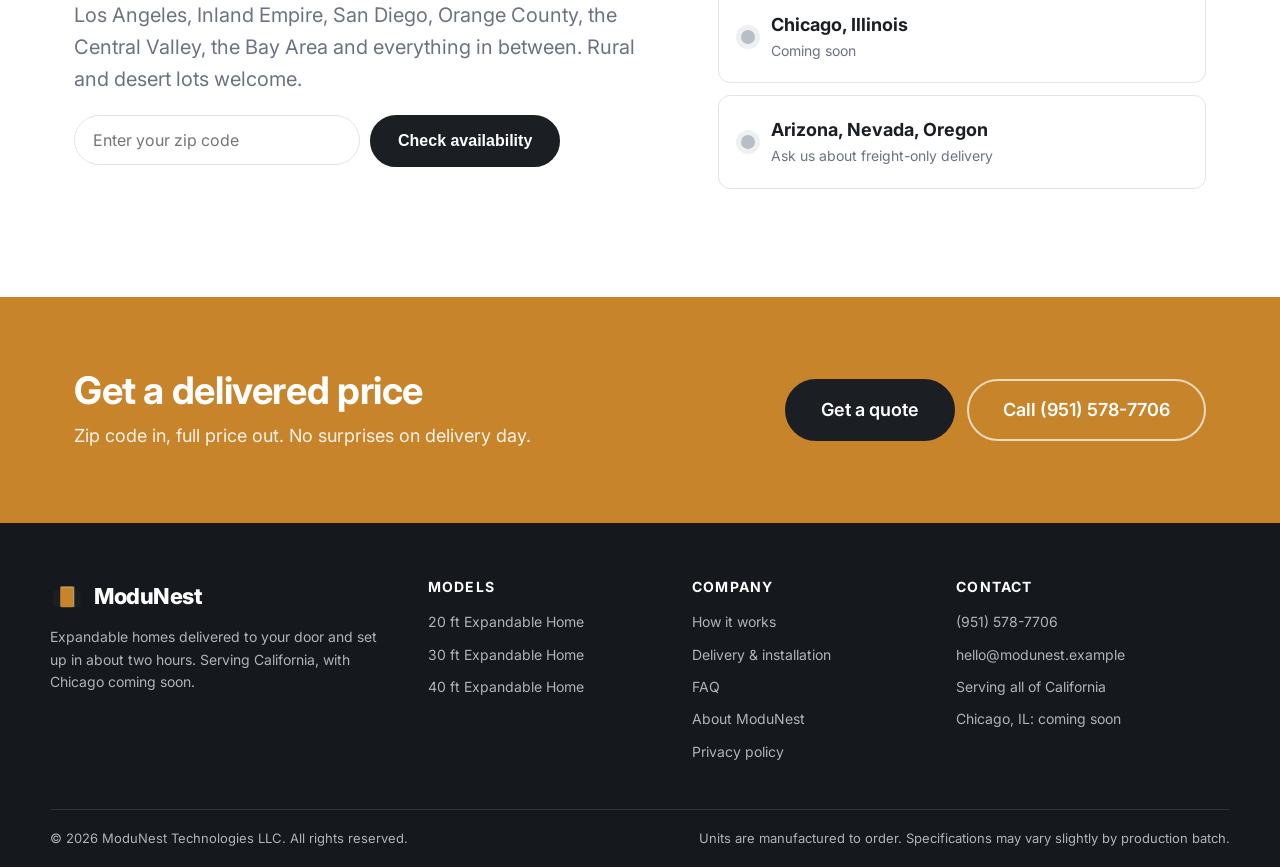
<file: delivery.html>
<!DOCTYPE html>
<html lang="en">
<head>
<meta charset="UTF-8">
<meta name="viewport" content="width=device-width, initial-scale=1">
<title>Delivery & Installation in California | ModuNest</title>
<meta name="description" content="We deliver expandable container homes anywhere in California and set them up on site in about two hours. What's included, site requirements, utility hookups and service area.">
<link rel="canonical" href="https://rogerhong02.github.io/modunest-site/delivery.html">
<meta property="og:title" content="Delivery & Installation in California | ModuNest">
<meta property="og:description" content="We deliver expandable container homes anywhere in California and set them up on site in about two hours. What's included, site requirements, utility hookups and service area.">
<meta property="og:image" content="https://rogerhong02.github.io/modunest-site/images/40ft-card.jpg">
<meta property="og:type" content="website">
<meta name="theme-color" content="#1B1F24">
<link rel="icon" href="images/favicon.svg" type="image/svg+xml">
<link rel="preconnect" href="https://fonts.googleapis.com"><link rel="preconnect" href="https://fonts.gstatic.com" crossorigin>
<link rel="stylesheet" href="https://fonts.googleapis.com/css2?family=Inter:wght@400;500;600;700;800&display=swap">
<link rel="stylesheet" href="css/style.css">
</head>
<body>
<div class="announce">California inventory is sold out. <a href="quote.html">Reserve a unit from the next shipment</a></div>
<header class="header"><div class="container">
  <a class="logo" href="index.html"><svg viewBox="0 0 40 40" fill="none" aria-hidden="true"><rect x="4" y="12" width="32" height="20" rx="3" fill="#1B1F24"/><rect x="12" y="8" width="16" height="24" rx="2" fill="#C8842B"/><path d="M12 8h16v24" stroke="#fff" stroke-width="1.5" opacity=".35"/></svg><span>ModuNest</span></a>
  <nav class="nav"><ul>
    <li><a href="models.html">Models</a></li>
    <li><a href="how-it-works.html">How It Works</a></li>
    <li><a href="delivery.html">Delivery &amp; Install</a></li>
    <li><a href="faq.html">FAQ</a></li>
    <li><a href="about.html">About</a></li>
    <li class="nav-cta"><a class="btn btn-primary" href="quote.html">Get a Quote</a></li>
  </ul></nav>
  <div class="header-right">
    <a class="header-phone" href="tel:+19515787706"><svg viewBox="0 0 24 24" fill="none" stroke="currentColor" stroke-width="2" stroke-linecap="round" stroke-linejoin="round" aria-hidden="true"><path d="M22 16.92v3a2 2 0 0 1-2.18 2 19.79 19.79 0 0 1-8.63-3.07 19.5 19.5 0 0 1-6-6 19.79 19.79 0 0 1-3.07-8.67A2 2 0 0 1 4.11 2h3a2 2 0 0 1 2 1.72c.13.96.37 1.9.72 2.81a2 2 0 0 1-.45 2.11L8.09 9.91a16 16 0 0 0 6 6l1.27-1.27a2 2 0 0 1 2.11-.45c.91.35 1.85.59 2.81.72A2 2 0 0 1 22 16.92z"/></svg>(951) 578-7706</a>
    <a class="btn btn-primary btn-sm" href="quote.html">Get a Quote</a>
    <button class="nav-toggle" aria-label="Menu"><span></span><span></span><span></span></button>
  </div>
</div></header>

<section class="page-head"><div class="container">
  <div class="crumbs"><a href="index.html">Home</a> / Delivery &amp; Install</div>
  <span class="eyebrow">Delivery &amp; installation</span>
  <h1 style="font-size:44px">One truck, one crew, one price</h1>
  <p class="lead mt-16">We don't drop a container in your driveway and leave. Delivery and setup are part of every California order.</p>
</div></section>

<section class="section" style="padding-top:24px"><div class="container">
  <div class="grid grid-3">
    <div class="step"><div class="num"><svg viewBox="0 0 24 24" fill="none" stroke="currentColor" stroke-width="2" stroke-linecap="round" stroke-linejoin="round" aria-hidden="true"><rect x="1" y="3" width="15" height="13" rx="1"/><path d="M16 8h4l3 3v5h-7z"/><circle cx="5.5" cy="18.5" r="2.5"/><circle cx="18.5" cy="18.5" r="2.5"/></svg></div><h3>Delivery</h3><p>Flatbed transport from our Southern California yard to your address. Quoted by zip code, included in your price.</p></div>
    <div class="step"><div class="num"><svg viewBox="0 0 24 24" fill="none" stroke="currentColor" stroke-width="2" stroke-linecap="round" stroke-linejoin="round" aria-hidden="true"><path d="M14.7 6.3a1 1 0 0 0 0 1.4l1.6 1.6a1 1 0 0 0 1.4 0l3.77-3.77a6 6 0 0 1-7.94 7.94l-6.91 6.91a2.12 2.12 0 0 1-3-3l6.91-6.91a6 6 0 0 1 7.94-7.94l-3.76 3.76z"/></svg></div><h3>Setup</h3><p>Our crew offloads, positions, expands and locks the unit, then checks every door and window. About two hours.</p></div>
    <div class="step"><div class="num"><svg viewBox="0 0 24 24" fill="none" stroke="currentColor" stroke-width="2" stroke-linecap="round" stroke-linejoin="round" aria-hidden="true"><path d="M4 18v2M20 18v2M2 12a2 2 0 0 1 2-2h1V8a3 3 0 0 1 3-3h8a3 3 0 0 1 3 3v2h1a2 2 0 0 1 2 2v6H2z"/></svg></div><h3>Furniture (optional)</h3><p>Beds, dining set, sofa and coffee table matched to your model, delivered and placed with the home.</p></div>
  </div>
</div></section>

<section class="section soft"><div class="container">
  <div class="grid grid-2" style="gap:56px;align-items:start">
    <div>
      <span class="eyebrow">Site requirements</span>
      <h2 style="margin-bottom:20px">What your site needs</h2>
      <div class="check"><svg viewBox="0 0 24 24" fill="none" stroke="currentColor" stroke-width="2" stroke-linecap="round" stroke-linejoin="round" aria-hidden="true"><circle cx="12" cy="12" r="10"/><polyline points="9 12 11 14 15 10"/></svg><div><b>A level pad</b> – concrete slab, concrete piers or compacted gravel, sized to the expanded footprint of your model</div></div>
      <div class="check"><svg viewBox="0 0 24 24" fill="none" stroke="currentColor" stroke-width="2" stroke-linecap="round" stroke-linejoin="round" aria-hidden="true"><circle cx="12" cy="12" r="10"/><polyline points="9 12 11 14 15 10"/></svg><div><b>Truck access</b> – a path about 12 ft wide with 14 ft of overhead clearance for the flatbed</div></div>
      <div class="check"><svg viewBox="0 0 24 24" fill="none" stroke="currentColor" stroke-width="2" stroke-linecap="round" stroke-linejoin="round" aria-hidden="true"><circle cx="12" cy="12" r="10"/><polyline points="9 12 11 14 15 10"/></svg><div><b>Room to expand</b> – the wings open to over 20 ft wide, so keep that width clear of fences and trees</div></div>
      <div class="check"><svg viewBox="0 0 24 24" fill="none" stroke="currentColor" stroke-width="2" stroke-linecap="round" stroke-linejoin="round" aria-hidden="true"><circle cx="12" cy="12" r="10"/><polyline points="9 12 11 14 15 10"/></svg><div><b>Utilities nearby</b> – water, sewer or septic, and a 240 V electrical feed; or plan for solar and a tank</div></div>
      <p class="muted small mt-16">Not sure? Send photos of the spot and the route in. We'll tell you if it works before you pay anything.</p>
    </div>
    <div>
      <span class="eyebrow">Hookups</span>
      <h2 style="margin-bottom:20px">Connecting your home</h2>
      <p>Every unit is pre-wired and pre-plumbed at the factory. The bathroom, kitchen sink, lights and outlets are already in. Your licensed electrician and plumber make the final connections to your property, the same way they would for a manufactured home.</p>
      <p class="mt-16">Off-grid lot? Customers pair the 12 kW design load with a solar array and battery, and use a water tank with a septic or composting system.</p>
      <div class="notice mt-24">We include a hookup guide with every delivery so your trades know exactly where the connection points are.</div>
    </div>
  </div>
</div></section>

<section class="section"><div class="container">
  <div class="area">
    <div>
      <span class="eyebrow">Service area</span>
      <h2>Statewide in California</h2>
      <p class="lead">Los Angeles, Inland Empire, San Diego, Orange County, the Central Valley, the Bay Area and everything in between. Rural and desert lots welcome.</p>
      <form class="zip" id="zip-form"><input type="text" inputmode="numeric" maxlength="5" placeholder="Enter your zip code" aria-label="Zip code"><button class="btn btn-dark" type="submit">Check availability</button></form>
    </div>
    <div>
      <div class="state"><div class="dot"></div><div><b>California</b><span>Delivery and installation, statewide</span></div></div>
      <div class="state soon"><div class="dot"></div><div><b>Chicago, Illinois</b><span>Coming soon</span></div></div>
      <div class="state soon"><div class="dot"></div><div><b>Arizona, Nevada, Oregon</b><span>Ask us about freight-only delivery</span></div></div>
    </div>
  </div>
</div></section>

<section class="cta"><div class="container">
  <div><h2>Get a delivered price</h2><p>Zip code in, full price out. No surprises on delivery day.</p></div>
  <div class="actions"><a class="btn btn-dark btn-lg" href="quote.html">Get a quote</a><a class="btn btn-outline-light btn-lg" href="tel:+19515787706">Call (951) 578-7706</a></div>
</div></section>

<footer class="footer">
  <div class="container top">
    <div>
      <a class="logo" href="index.html"><svg viewBox="0 0 40 40" fill="none" aria-hidden="true"><rect x="4" y="12" width="32" height="20" rx="3" fill="#1B1F24"/><rect x="12" y="8" width="16" height="24" rx="2" fill="#C8842B"/><path d="M12 8h16v24" stroke="#fff" stroke-width="1.5" opacity=".35"/></svg><span>ModuNest</span></a>
      <p>Expandable homes delivered to your door and set up in about two hours. Serving California, with Chicago coming soon.</p>
    </div>
    <div><h4>Models</h4><ul><li><a href="model-20ft.html">20 ft Expandable Home</a></li><li><a href="model-30ft.html">30 ft Expandable Home</a></li><li><a href="model-40ft.html">40 ft Expandable Home</a></li></ul></div>
    <div><h4>Company</h4><ul>
      <li><a href="how-it-works.html">How it works</a></li>
      <li><a href="delivery.html">Delivery &amp; installation</a></li>
      <li><a href="faq.html">FAQ</a></li>
      <li><a href="about.html">About ModuNest</a></li>
      <li><a href="privacy.html">Privacy policy</a></li>
    </ul></div>
    <div><h4>Contact</h4><ul>
      <li><a href="tel:+19515787706">(951) 578-7706</a></li>
      <li><a href="mailto:hello@modunest.example">hello@modunest.example</a></li>
      <li>Serving all of California</li>
      <li>Chicago, IL: coming soon</li>
    </ul></div>
  </div>
  <div class="container bottom">
    <span>© 2026 ModuNest Technologies LLC. All rights reserved.</span>
    <span>Units are manufactured to order. Specifications may vary slightly by production batch.</span>
  </div>
</footer>
<div class="mobile-cta">
  <a class="btn btn-outline" href="tel:+19515787706"><svg viewBox="0 0 24 24" fill="none" stroke="currentColor" stroke-width="2" stroke-linecap="round" stroke-linejoin="round" aria-hidden="true"><path d="M22 16.92v3a2 2 0 0 1-2.18 2 19.79 19.79 0 0 1-8.63-3.07 19.5 19.5 0 0 1-6-6 19.79 19.79 0 0 1-3.07-8.67A2 2 0 0 1 4.11 2h3a2 2 0 0 1 2 1.72c.13.96.37 1.9.72 2.81a2 2 0 0 1-.45 2.11L8.09 9.91a16 16 0 0 0 6 6l1.27-1.27a2 2 0 0 1 2.11-.45c.91.35 1.85.59 2.81.72A2 2 0 0 1 22 16.92z"/></svg> Call</a>
  <a class="btn btn-primary" href="quote.html">Get a Quote</a>
</div>
<script src="js/main.js"></script>
</body>
</html>
</file>
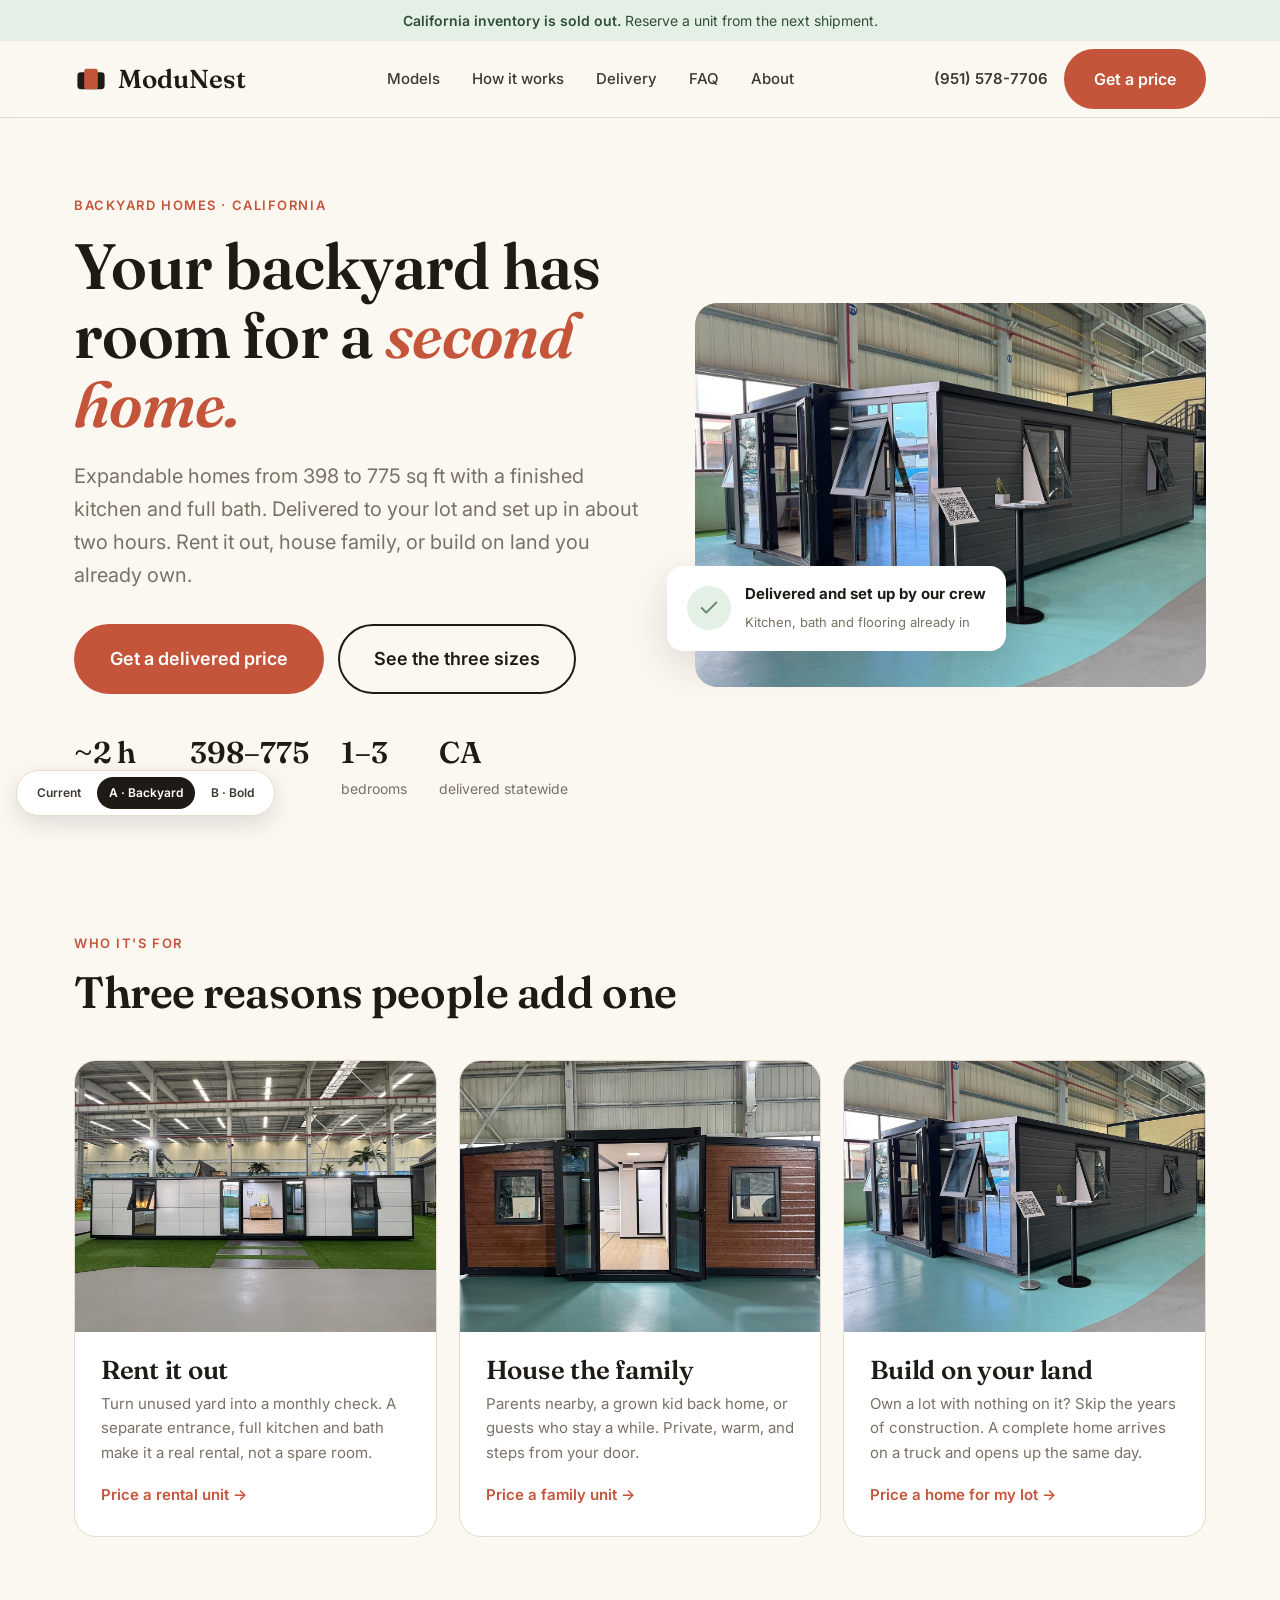
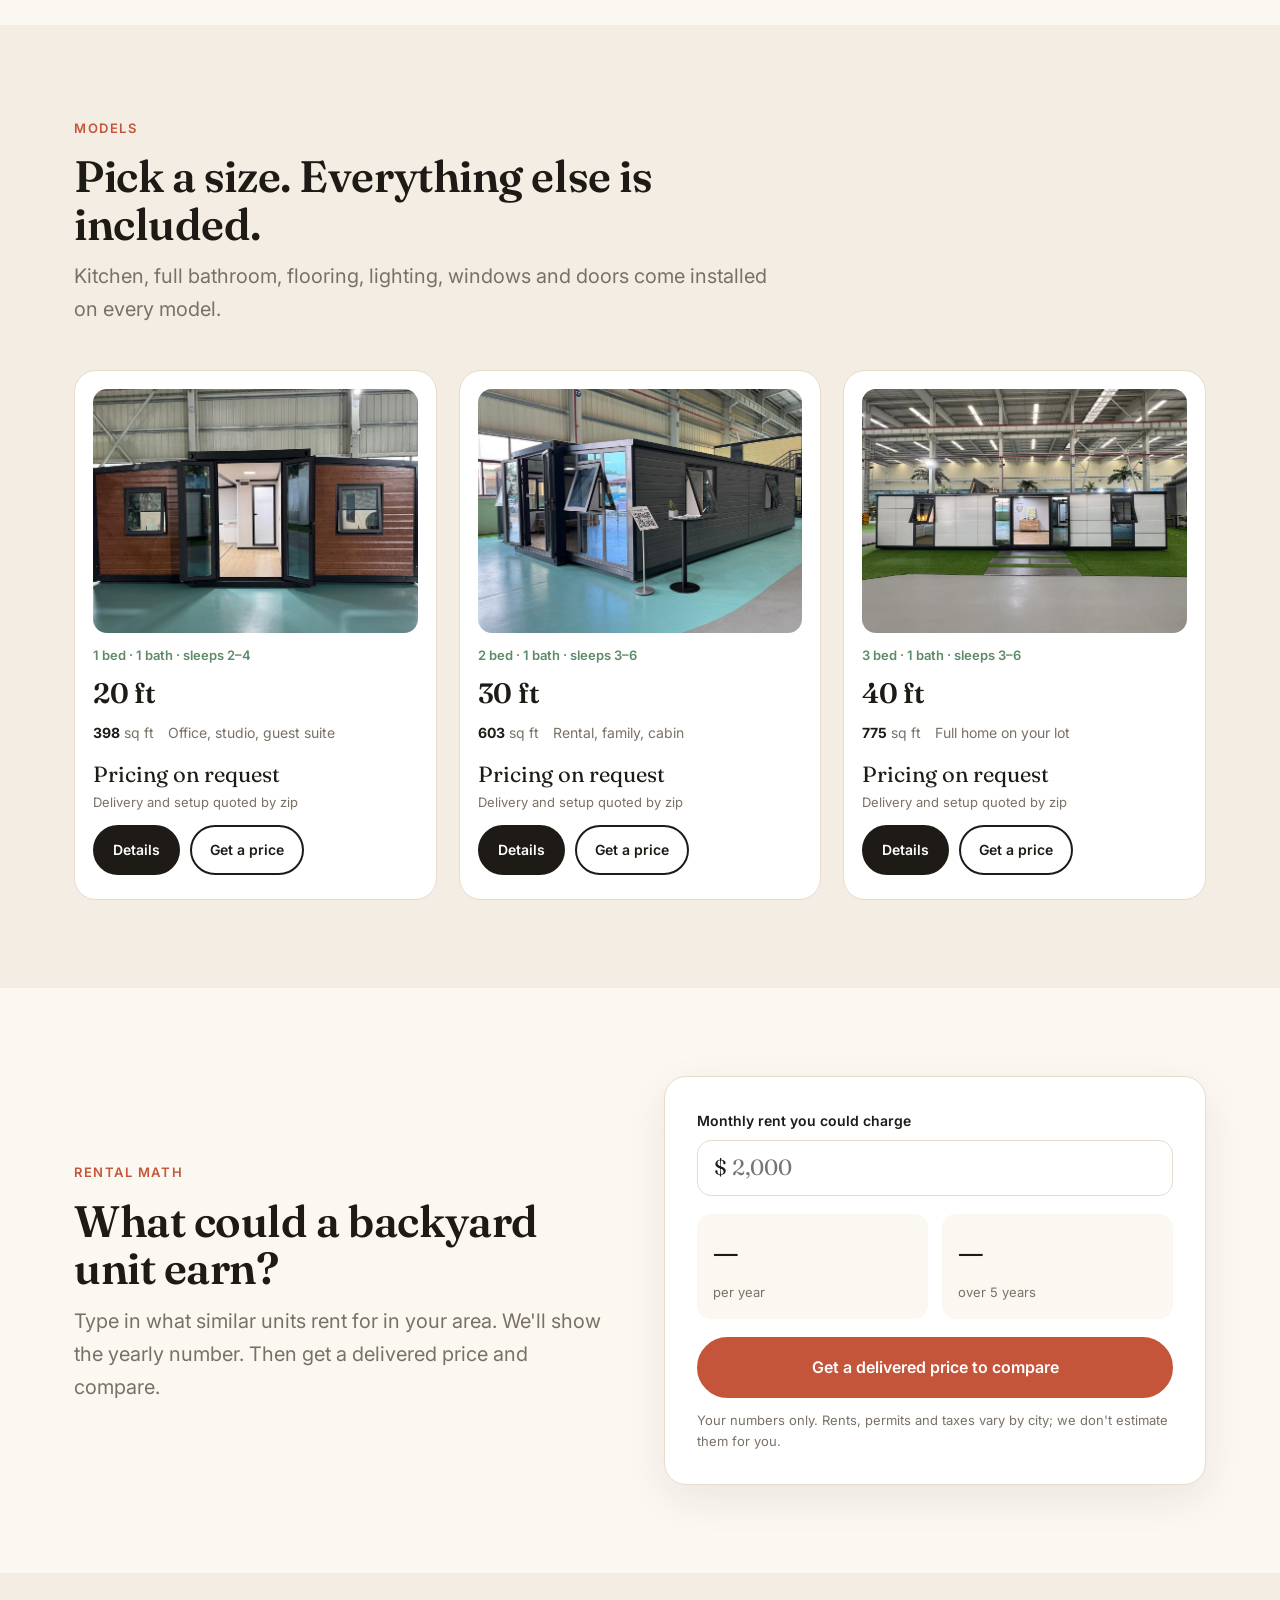
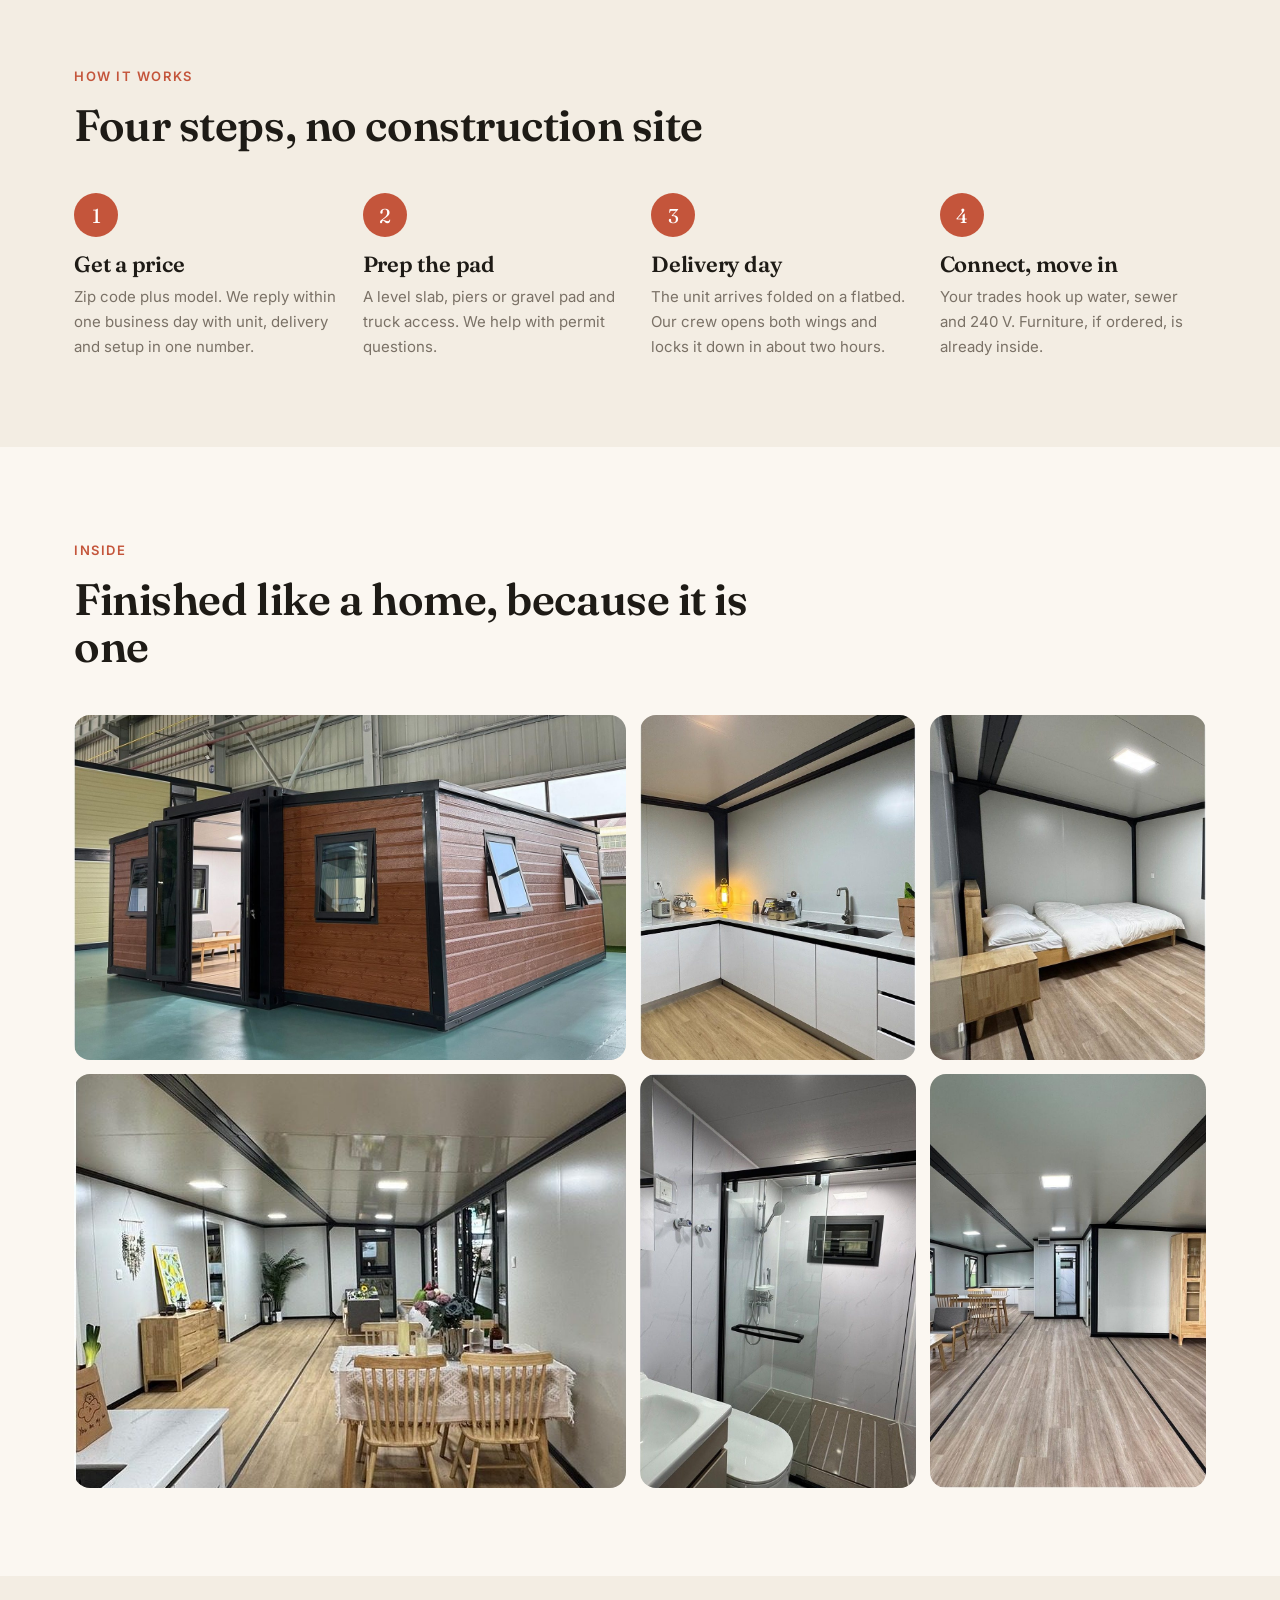
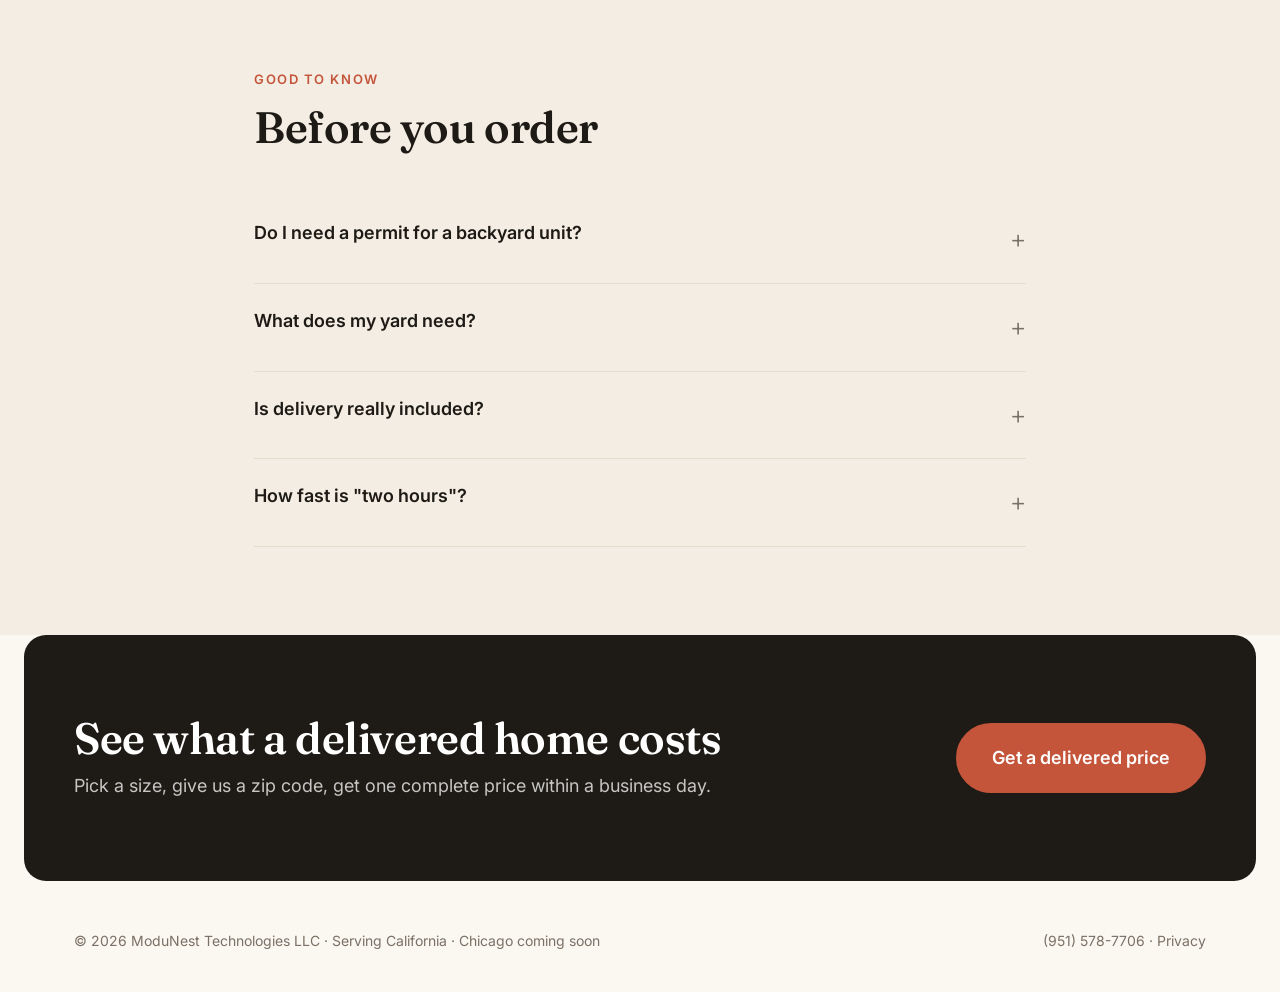
<file: design-a.html>
<!DOCTYPE html>
<html lang="en">
<head>
<meta charset="UTF-8">
<meta name="viewport" content="width=device-width, initial-scale=1">
<title>Design A · Backyard | ModuNest expandable homes, California</title>
<meta name="description" content="Design option A: warm lifestyle direction for ModuNest expandable homes. Backyard ADU, family housing, build on your land.">
<meta name="robots" content="noindex">
<link rel="icon" href="images/favicon.svg" type="image/svg+xml">
<link rel="preconnect" href="https://fonts.googleapis.com"><link rel="preconnect" href="https://fonts.gstatic.com" crossorigin>
<link rel="stylesheet" href="https://fonts.googleapis.com/css2?family=Fraunces:opsz,wght@9..144,500;9..144,600&family=Inter:wght@400;500;600;700&display=swap">
<style>
:root{--cream:#FBF7F1;--cream-2:#F3EDE3;--sand:#E7DCCB;--ink:#1E1B16;--text:#3D3830;--muted:#7A7166;--clay:#C4553B;--clay-dark:#A3432D;--sage:#5F8A68;--sage-soft:#E4EFE6;--radius:22px;--serif:"Fraunces",Georgia,serif;--sans:Inter,-apple-system,"Segoe UI",Roboto,sans-serif}
*{box-sizing:border-box;margin:0;padding:0}
body{font-family:var(--sans);background:var(--cream);color:var(--text);font-size:17px;line-height:1.65;-webkit-font-smoothing:antialiased}
img{max-width:100%;display:block;height:auto}
a{color:inherit;text-decoration:none}
ul{list-style:none}
h1,h2,h3{font-family:var(--serif);color:var(--ink);font-weight:600;line-height:1.08;letter-spacing:-.01em}
h1{font-size:64px}h2{font-size:44px}h3{font-size:26px}
.container{max-width:1180px;margin:0 auto;padding:0 24px}
.eyebrow{display:inline-block;font-size:13px;font-weight:600;letter-spacing:.12em;text-transform:uppercase;color:var(--clay);margin-bottom:14px}
.lead{font-size:20px;color:var(--muted);max-width:56ch}
.btn{display:inline-flex;align-items:center;justify-content:center;gap:8px;padding:15px 28px;border-radius:999px;font-weight:600;font-size:16px;border:2px solid transparent;cursor:pointer;transition:.2s;white-space:nowrap}
.btn-clay{background:var(--clay);color:#fff;border-color:var(--clay)}.btn-clay:hover{background:var(--clay-dark);border-color:var(--clay-dark)}
.btn-ink{background:var(--ink);color:#fff;border-color:var(--ink)}
.btn-ghost{border-color:var(--ink);color:var(--ink)}.btn-ghost:hover{background:var(--ink);color:#fff}
.btn-lg{padding:18px 34px;font-size:18px}
/* header */
.header{position:sticky;top:0;z-index:50;background:rgba(251,247,241,.9);backdrop-filter:blur(10px);border-bottom:1px solid var(--sand)}
.header .container{display:flex;align-items:center;justify-content:space-between;height:76px;gap:20px}
.logo{display:flex;align-items:center;gap:10px;font-family:var(--serif);font-size:26px;font-weight:600;color:var(--ink)}
.logo svg{width:34px;height:34px}
.nav{display:flex;gap:4px}.nav a{padding:10px 14px;border-radius:999px;font-weight:500;font-size:15px}.nav a:hover{background:var(--cream-2)}
.hright{display:flex;align-items:center;gap:16px}.hright .phone{font-weight:600;font-size:15px}
@media(max-width:900px){.nav,.hright .phone{display:none}.hright .btn{padding:11px 18px;font-size:14px}}
.announce{background:var(--sage-soft);color:#2F4F36;text-align:center;font-size:14px;padding:9px 16px}
.announce b{font-weight:600}
/* hero */
.hero{padding:72px 0 40px}
.hero .container{display:grid;grid-template-columns:1.05fr .95fr;gap:56px;align-items:center}
.hero h1{margin-bottom:22px}
.hero h1 em{font-style:italic;color:var(--clay)}
.hero .lead{margin-bottom:32px}
.hero .actions{display:flex;gap:14px;flex-wrap:wrap;margin-bottom:34px}
.hero .facts{display:flex;gap:32px;flex-wrap:wrap}
.hero .facts div{font-size:14px;color:var(--muted)}.hero .facts b{display:block;font-family:var(--serif);font-size:30px;color:var(--ink);font-weight:600}
.hero .pic{position:relative}
.hero .pic img{border-radius:var(--radius);aspect-ratio:4/3;object-fit:cover;width:100%}
.hero .float{position:absolute;left:-28px;bottom:36px;background:#fff;border-radius:16px;padding:16px 20px;box-shadow:0 14px 40px rgba(60,40,20,.14);display:flex;gap:14px;align-items:center}
.hero .float .dot{width:44px;height:44px;border-radius:50%;background:var(--sage-soft);color:var(--sage);display:flex;align-items:center;justify-content:center}
.hero .float svg{width:22px;height:22px}
.hero .float b{display:block;color:var(--ink);font-size:15px}.hero .float span{font-size:13px;color:var(--muted)}
@media(max-width:560px){.hero .facts{display:grid;grid-template-columns:1fr 1fr;gap:18px 12px}}
@media(max-width:900px){.hero{padding:40px 0 24px}.hero .container{grid-template-columns:1fr;gap:28px}h1{font-size:42px}h2{font-size:34px}.hero .float{left:12px;bottom:12px;padding:12px 14px}}
/* sections */
.section{padding:88px 0}.section.tint{background:var(--cream-2)}
.sec-head{max-width:720px;margin-bottom:44px}.sec-head h2{margin-bottom:12px}
.grid{display:grid;gap:22px}.g3{grid-template-columns:repeat(3,1fr)}.g4{grid-template-columns:repeat(4,1fr)}
@media(max-width:900px){.g3,.g4{grid-template-columns:1fr}.section{padding:60px 0}}
/* audience cards */
.who{background:#fff;border-radius:var(--radius);overflow:hidden;display:flex;flex-direction:column;border:1px solid var(--sand)}
.who img{aspect-ratio:4/3;object-fit:cover;width:100%}
.who .body{padding:24px 26px 28px;flex:1}
.who h3{margin-bottom:8px}.who p{color:var(--muted);font-size:15px;margin-bottom:14px}
.who a.more{color:var(--clay);font-weight:600;font-size:15px}
/* models */
.model{background:#fff;border-radius:var(--radius);padding:18px 18px 24px;border:1px solid var(--sand);display:flex;flex-direction:column;gap:12px}
.model img{border-radius:14px;aspect-ratio:4/3;object-fit:cover;width:100%}
.model .tag{font-size:13px;color:var(--sage);font-weight:600}
.model h3{font-size:28px}
.model .meta{display:flex;gap:14px;font-size:14px;color:var(--muted)}.model .meta b{color:var(--ink)}
.model .price{font-family:var(--serif);font-size:22px;color:var(--ink)}
.model .price small{font-family:var(--sans);font-size:13px;color:var(--muted);display:block;font-weight:400}
.model .acts{display:flex;gap:10px;margin-top:auto}
.model .acts .btn{padding:11px 18px;font-size:14px}
/* calculator */
.calc{display:grid;grid-template-columns:1fr 1fr;gap:48px;align-items:center}
.calc .card{background:#fff;border-radius:var(--radius);padding:32px;border:1px solid var(--sand);box-shadow:0 14px 40px rgba(60,40,20,.08)}
.calc label{display:block;font-size:14px;font-weight:600;color:var(--ink);margin-bottom:8px}
.calc .in{display:flex;align-items:center;border:1px solid var(--sand);border-radius:14px;padding:0 16px;height:56px;font-size:22px;font-family:var(--serif);color:var(--ink);margin-bottom:18px}
.calc .in input{border:0;outline:none;font:inherit;width:100%;background:transparent;color:var(--ink)}
.calc .out{display:grid;grid-template-columns:1fr 1fr;gap:14px;margin:8px 0 18px}
.calc .out div{background:var(--cream);border-radius:14px;padding:14px 16px}
.calc .out b{display:block;font-family:var(--serif);font-size:30px;color:var(--ink)}.calc .out span{font-size:13px;color:var(--muted)}
.calc .note{font-size:13px;color:var(--muted)}
@media(max-width:900px){.calc{grid-template-columns:1fr;gap:24px}}
/* steps */
.steps{display:grid;grid-template-columns:repeat(4,1fr);gap:22px}
.step .n{width:44px;height:44px;border-radius:50%;background:var(--clay);color:#fff;font-family:var(--serif);font-size:20px;display:flex;align-items:center;justify-content:center;margin-bottom:16px}
.step h3{font-size:22px;margin-bottom:8px}.step p{font-size:15px;color:var(--muted)}
@media(max-width:900px){.steps{grid-template-columns:1fr 1fr}}@media(max-width:560px){.steps{grid-template-columns:1fr}}
/* gallery */
.strip{display:grid;grid-template-columns:2fr 1fr 1fr;gap:14px}
.strip img{border-radius:16px;width:100%;height:100%;object-fit:cover;aspect-ratio:4/3}
.strip .big img{aspect-ratio:16/10}
@media(max-width:900px){.strip{grid-template-columns:1fr 1fr}.strip .big{grid-column:span 2}}
/* faq */
.faq details{border-bottom:1px solid var(--sand);padding:4px 0}
.faq summary{cursor:pointer;list-style:none;display:flex;justify-content:space-between;gap:20px;padding:18px 0;font-weight:600;font-size:18px;color:var(--ink)}
.faq summary::after{content:"+";font-size:26px;font-weight:300;color:var(--muted)}
.faq details[open] summary::after{content:"–"}
.faq p{padding:0 0 18px;max-width:70ch}
/* cta */
.cta{background:var(--ink);color:#fff;padding:80px 0;border-radius:var(--radius);margin:0 24px}
.cta .container{display:flex;justify-content:space-between;align-items:center;gap:32px;flex-wrap:wrap}
.cta h2{color:#fff}.cta p{color:rgba(255,255,255,.75);font-size:18px;margin-top:8px}
.footer{padding:48px 0 40px;font-size:14px;color:var(--muted)}
.footer .container{display:flex;justify-content:space-between;gap:24px;flex-wrap:wrap}
.footer a:hover{color:var(--ink)}
.mobile-cta{display:none}
@media(max-width:768px){.mobile-cta{display:grid;grid-template-columns:1fr 1fr;gap:10px;position:fixed;left:0;right:0;bottom:0;padding:10px 12px;background:rgba(251,247,241,.96);border-top:1px solid var(--sand);z-index:60}.mobile-cta .btn{width:100%}.footer{padding-bottom:100px}}
.switch{position:fixed;bottom:84px;left:16px;z-index:99;background:#fff;border:1px solid var(--sand);border-radius:999px;padding:6px 8px;display:flex;gap:4px;font-size:12px;box-shadow:0 8px 24px rgba(0,0,0,.12)}
.switch a{padding:6px 12px;border-radius:999px;font-weight:600}.switch a.on{background:var(--ink);color:#fff}
</style>
</head>
<body>
<div class="switch"><a href="index.html">Current</a><a class="on" href="design-a.html">A · Backyard</a><a href="design-b.html">B · Bold</a></div>
<div class="announce"><b>California inventory is sold out.</b> Reserve a unit from the next shipment.</div>
<header class="header"><div class="container">
  <a class="logo" href="design-a.html"><svg viewBox="0 0 40 40" fill="none"><rect x="4" y="12" width="32" height="20" rx="4" fill="#1E1B16"/><rect x="12" y="8" width="16" height="24" rx="3" fill="#C4553B"/></svg>ModuNest</a>
  <nav class="nav"><a href="models.html">Models</a><a href="how-it-works.html">How it works</a><a href="delivery.html">Delivery</a><a href="faq.html">FAQ</a><a href="about.html">About</a></nav>
  <div class="hright"><a class="phone" href="tel:+19515787706">(951) 578-7706</a><a class="btn btn-clay" href="quote.html">Get a price</a></div>
</div></header>

<section class="hero"><div class="container">
  <div>
    <span class="eyebrow">Backyard homes · California</span>
    <h1>Your backyard has room for a <em>second home.</em></h1>
    <p class="lead">Expandable homes from 398 to 775 sq ft with a finished kitchen and full bath. Delivered to your lot and set up in about two hours. Rent it out, house family, or build on land you already own.</p>
    <div class="actions"><a class="btn btn-clay btn-lg" href="quote.html">Get a delivered price</a><a class="btn btn-ghost btn-lg" href="models.html">See the three sizes</a></div>
    <div class="facts"><div><b>~2 h</b>setup on site</div><div><b>398–775</b>sq ft</div><div><b>1–3</b>bedrooms</div><div><b>CA</b>delivered statewide</div></div>
  </div>
  <div class="pic">
    <img src="images/30ft-card.jpg" alt="30 ft expandable home on a lawn">
    <div class="float"><div class="dot"><svg viewBox="0 0 24 24" fill="none" stroke="currentColor" stroke-width="2" stroke-linecap="round" stroke-linejoin="round"><polyline points="20 6 9 17 4 12"/></svg></div><div><b>Delivered and set up by our crew</b><span>Kitchen, bath and flooring already in</span></div></div>
  </div>
</div></section>

<section class="section"><div class="container">
  <div class="sec-head"><span class="eyebrow">Who it's for</span><h2>Three reasons people add one</h2></div>
  <div class="grid g3">
    <div class="who"><img src="images/40ft-card.jpg" alt="Rental unit" loading="lazy"><div class="body"><h3>Rent it out</h3><p>Turn unused yard into a monthly check. A separate entrance, full kitchen and bath make it a real rental, not a spare room.</p><a class="more" href="quote.html?use=rental">Price a rental unit →</a></div></div>
    <div class="who"><img src="images/20ft-shop-1.jpg" alt="Family housing" loading="lazy"><div class="body"><h3>House the family</h3><p>Parents nearby, a grown kid back home, or guests who stay a while. Private, warm, and steps from your door.</p><a class="more" href="quote.html?use=family">Price a family unit →</a></div></div>
    <div class="who"><img src="images/30ft-shop-1.jpg" alt="Build on your land" loading="lazy"><div class="body"><h3>Build on your land</h3><p>Own a lot with nothing on it? Skip the years of construction. A complete home arrives on a truck and opens up the same day.</p><a class="more" href="quote.html?use=land">Price a home for my lot →</a></div></div>
  </div>
</div></section>

<section class="section tint"><div class="container">
  <div class="sec-head"><span class="eyebrow">Models</span><h2>Pick a size. Everything else is included.</h2><p class="lead">Kitchen, full bathroom, flooring, lighting, windows and doors come installed on every model.</p></div>
  <div class="grid g3">
    <div class="model"><img src="images/20ft-card.jpg" alt="20 ft" loading="lazy"><span class="tag">1 bed · 1 bath · sleeps 2–4</span><h3>20 ft</h3><div class="meta"><span><b>398</b> sq ft</span><span>Office, studio, guest suite</span></div><div class="price">Pricing on request<small>Delivery and setup quoted by zip</small></div><div class="acts"><a class="btn btn-ink" href="model-20ft.html">Details</a><a class="btn btn-ghost" href="quote.html?model=20ft">Get a price</a></div></div>
    <div class="model"><img src="images/30ft-card.jpg" alt="30 ft" loading="lazy"><span class="tag">2 bed · 1 bath · sleeps 3–6</span><h3>30 ft</h3><div class="meta"><span><b>603</b> sq ft</span><span>Rental, family, cabin</span></div><div class="price">Pricing on request<small>Delivery and setup quoted by zip</small></div><div class="acts"><a class="btn btn-ink" href="model-30ft.html">Details</a><a class="btn btn-ghost" href="quote.html?model=30ft">Get a price</a></div></div>
    <div class="model"><img src="images/40ft-card.jpg" alt="40 ft" loading="lazy"><span class="tag">3 bed · 1 bath · sleeps 3–6</span><h3>40 ft</h3><div class="meta"><span><b>775</b> sq ft</span><span>Full home on your lot</span></div><div class="price">Pricing on request<small>Delivery and setup quoted by zip</small></div><div class="acts"><a class="btn btn-ink" href="model-40ft.html">Details</a><a class="btn btn-ghost" href="quote.html?model=40ft">Get a price</a></div></div>
  </div>
</div></section>

<section class="section"><div class="container calc">
  <div>
    <span class="eyebrow">Rental math</span>
    <h2>What could a backyard unit earn?</h2>
    <p class="lead" style="margin-top:12px">Type in what similar units rent for in your area. We'll show the yearly number. Then get a delivered price and compare.</p>
  </div>
  <div class="card">
    <label for="rent">Monthly rent you could charge</label>
    <div class="in">$&nbsp;<input id="rent" type="number" inputmode="numeric" placeholder="2,000" min="0"></div>
    <div class="out"><div><b id="yr">—</b><span>per year</span></div><div><b id="fy">—</b><span>over 5 years</span></div></div>
    <a class="btn btn-clay" href="quote.html" style="width:100%">Get a delivered price to compare</a>
    <p class="note" style="margin-top:12px">Your numbers only. Rents, permits and taxes vary by city; we don't estimate them for you.</p>
  </div>
</div></section>

<section class="section tint"><div class="container">
  <div class="sec-head"><span class="eyebrow">How it works</span><h2>Four steps, no construction site</h2></div>
  <div class="steps">
    <div class="step"><div class="n">1</div><h3>Get a price</h3><p>Zip code plus model. We reply within one business day with unit, delivery and setup in one number.</p></div>
    <div class="step"><div class="n">2</div><h3>Prep the pad</h3><p>A level slab, piers or gravel pad and truck access. We help with permit questions.</p></div>
    <div class="step"><div class="n">3</div><h3>Delivery day</h3><p>The unit arrives folded on a flatbed. Our crew opens both wings and locks it down in about two hours.</p></div>
    <div class="step"><div class="n">4</div><h3>Connect, move in</h3><p>Your trades hook up water, sewer and 240 V. Furniture, if ordered, is already inside.</p></div>
  </div>
</div></section>

<section class="section"><div class="container">
  <div class="sec-head"><span class="eyebrow">Inside</span><h2>Finished like a home, because it is one</h2></div>
  <div class="strip">
    <div class="big"><img src="images/20ft-shop-2.jpg" alt="20 ft unit" loading="lazy"></div>
    <img src="images/40ft-kitchen.jpg" alt="Kitchen" loading="lazy">
    <img src="images/30ft-bedroom.jpg" alt="Bedroom" loading="lazy">
    <img src="images/40ft-living.jpg" alt="Living room" loading="lazy">
    <img src="images/20ft-bath.jpg" alt="Bathroom" loading="lazy">
    <img src="images/30ft-living.jpg" alt="Living area" loading="lazy">
  </div>
</div></section>

<section class="section tint"><div class="container" style="max-width:820px">
  <div class="sec-head"><span class="eyebrow">Good to know</span><h2>Before you order</h2></div>
  <div class="faq">
    <details><summary>Do I need a permit for a backyard unit?</summary><p>Usually yes, and California has made ADU permits much easier in recent years. Rules differ by city and county. We'll tell you what your building department typically needs and share how other customers handled it.</p></details>
    <details><summary>What does my yard need?</summary><p>A level pad (slab, piers or compacted gravel), room for the wings to open to about 20 ft wide, and a path about 12 ft wide for the flatbed. Send photos and we'll confirm before you pay anything.</p></details>
    <details><summary>Is delivery really included?</summary><p>Yes. We quote the unit, delivery and setup together for your zip code. One number.</p></details>
    <details><summary>How fast is "two hours"?</summary><p>That's the on-site setup: offload, open both wings, lock, check doors and windows. Your electrician and plumber connect utilities separately.</p></details>
  </div>
</div></section>

<section class="cta"><div class="container">
  <div><h2>See what a delivered home costs</h2><p>Pick a size, give us a zip code, get one complete price within a business day.</p></div>
  <a class="btn btn-clay btn-lg" href="quote.html">Get a delivered price</a>
</div></section>

<footer class="footer"><div class="container">
  <span>© 2026 ModuNest Technologies LLC · Serving California · Chicago coming soon</span>
  <span><a href="tel:+19515787706">(951) 578-7706</a> · <a href="privacy.html">Privacy</a></span>
</div></footer>
<div class="mobile-cta"><a class="btn btn-ghost" href="tel:+19515787706">Call</a><a class="btn btn-clay" href="quote.html">Get a price</a></div>
<script>
var r=document.getElementById('rent'),yr=document.getElementById('yr'),fy=document.getElementById('fy');
function calc(){var v=parseFloat(r.value)||0;yr.textContent=v?'$'+(v*12).toLocaleString('en-US'):'—';fy.textContent=v?'$'+(v*60).toLocaleString('en-US'):'—';}
r.addEventListener('input',calc);
</script>
</body>
</html>
</file>
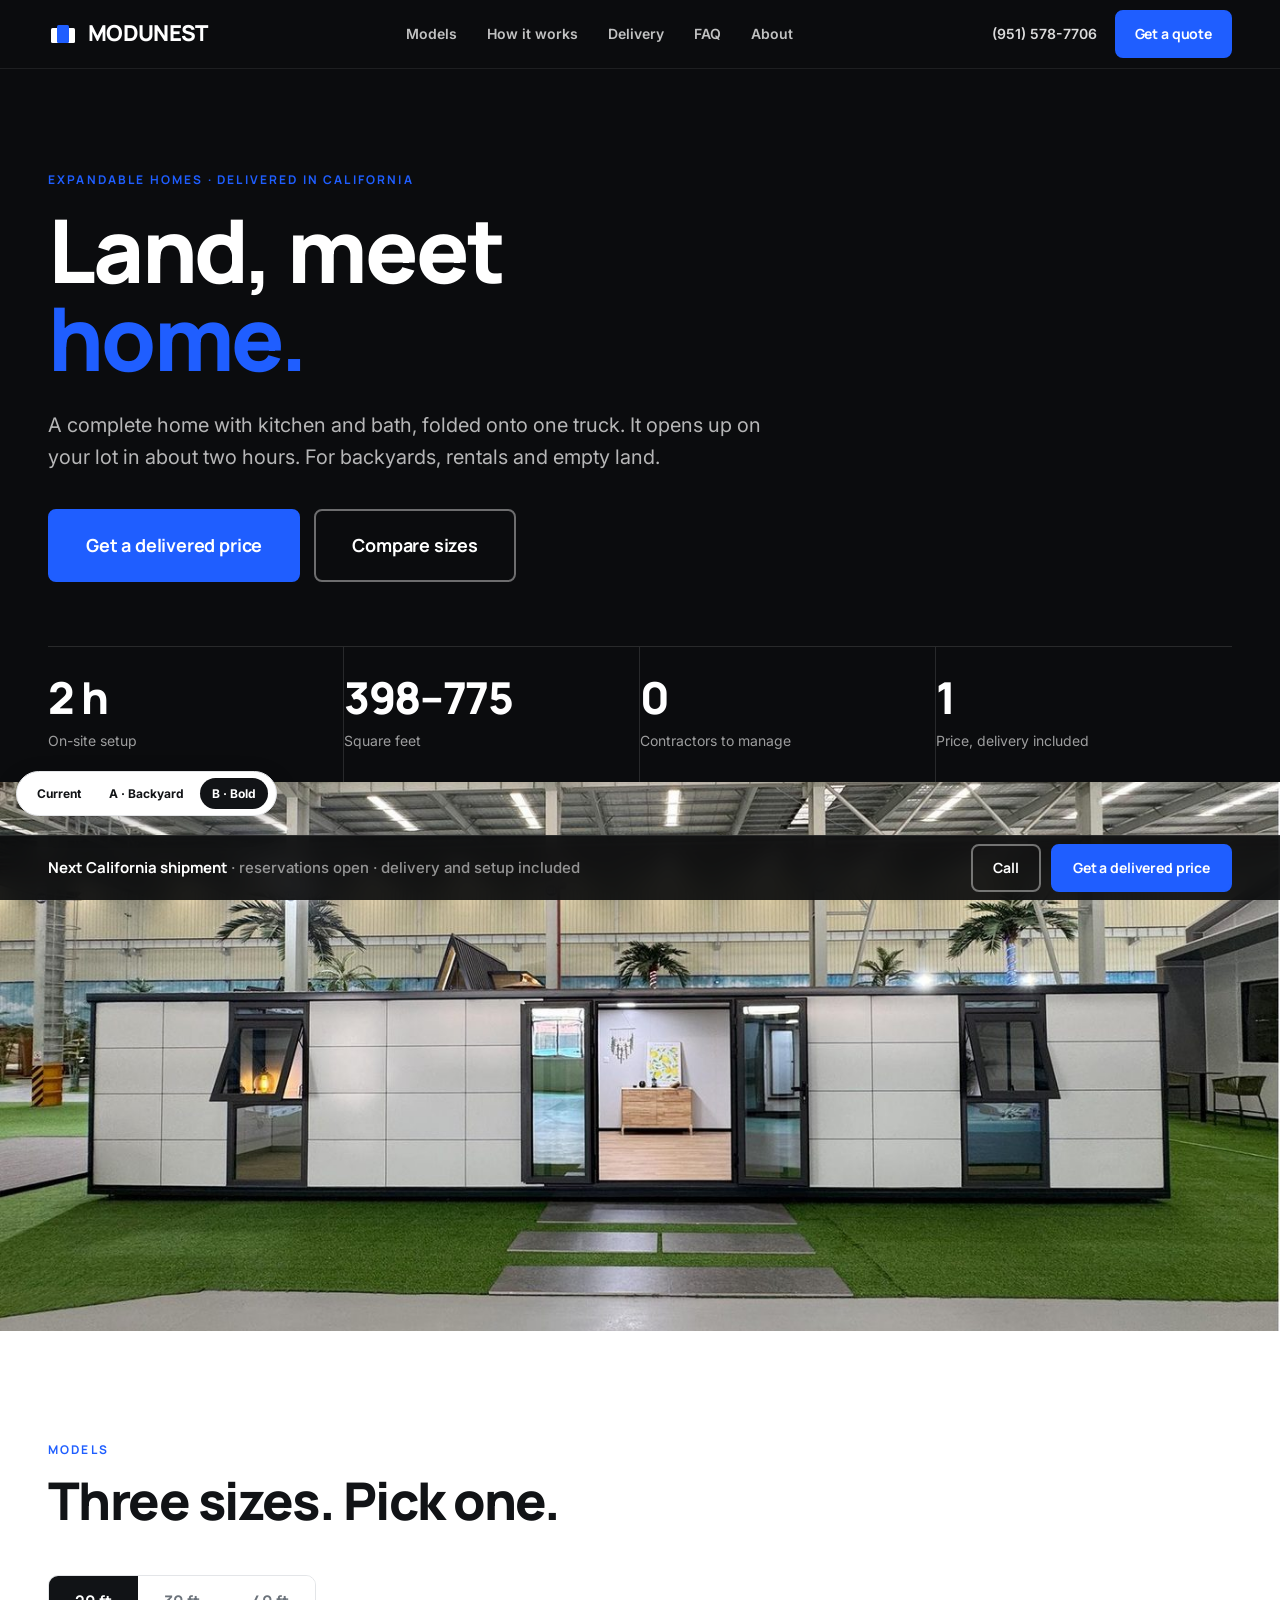
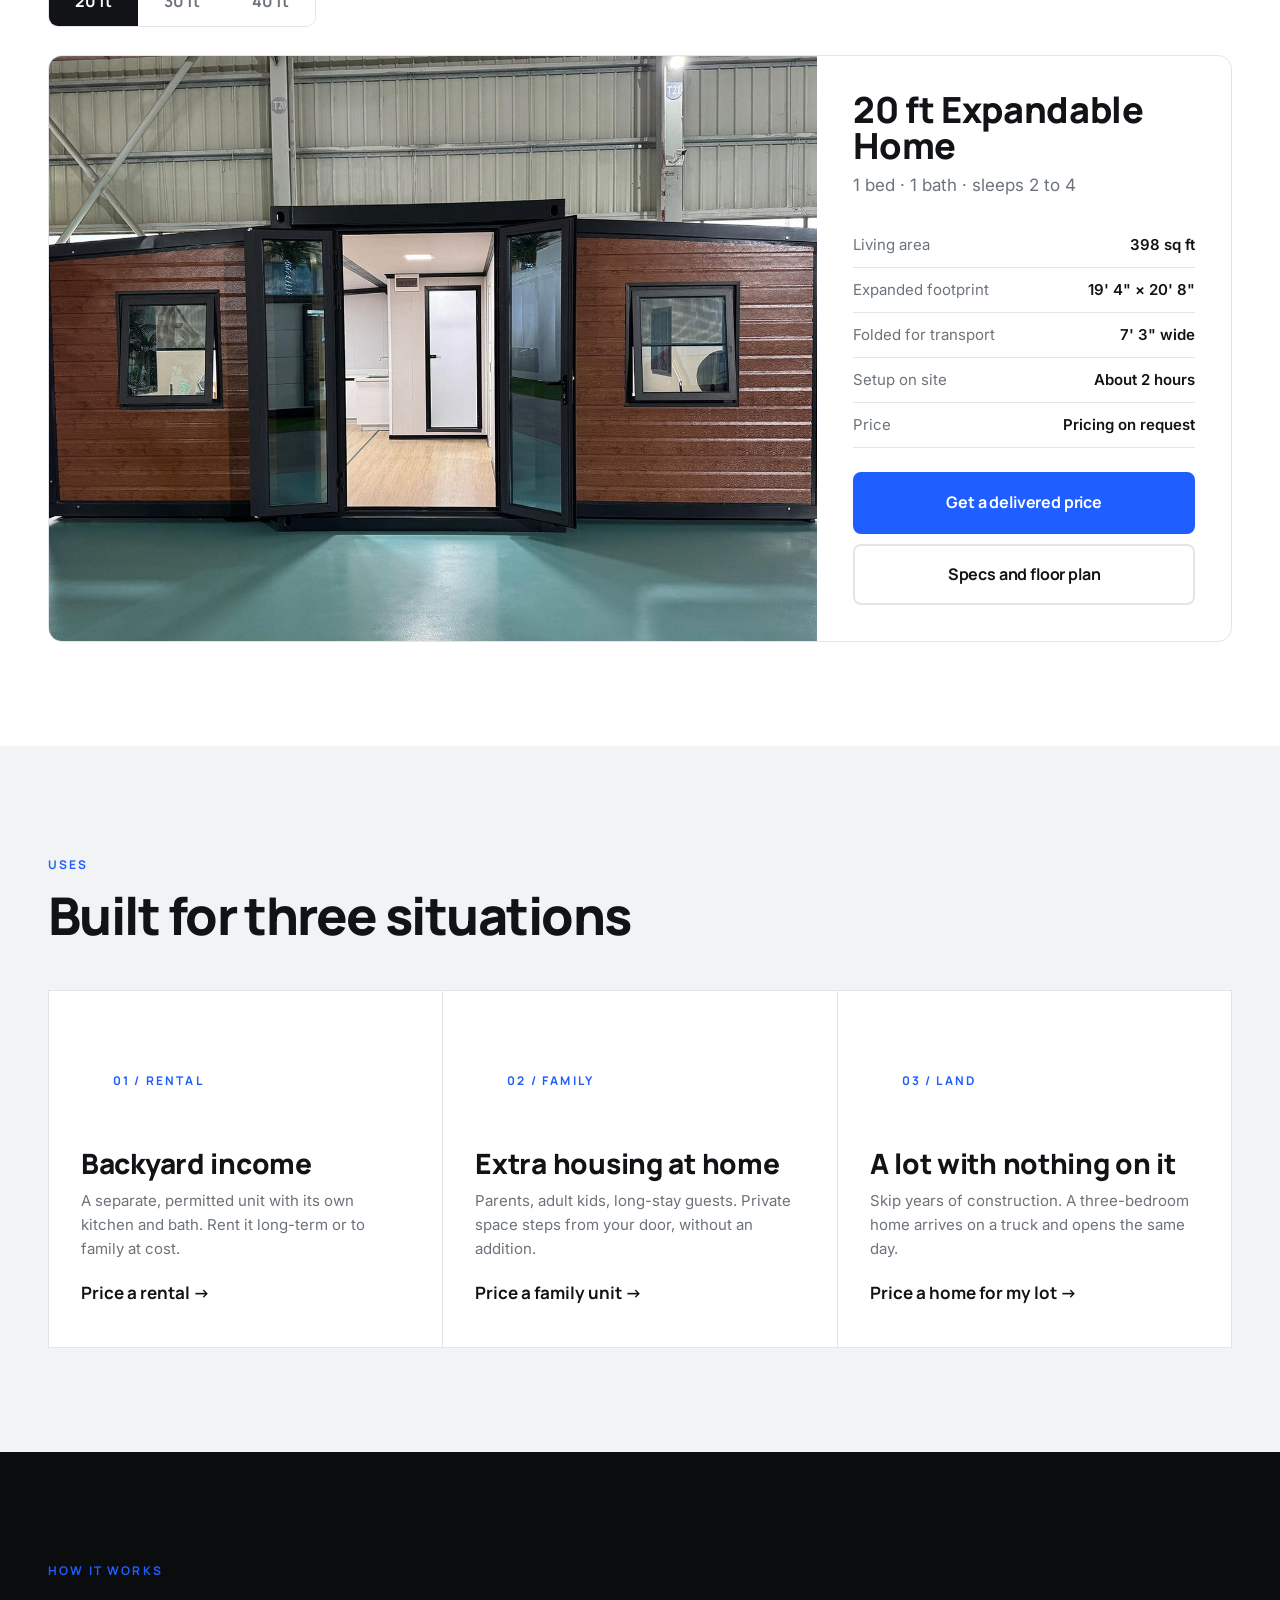
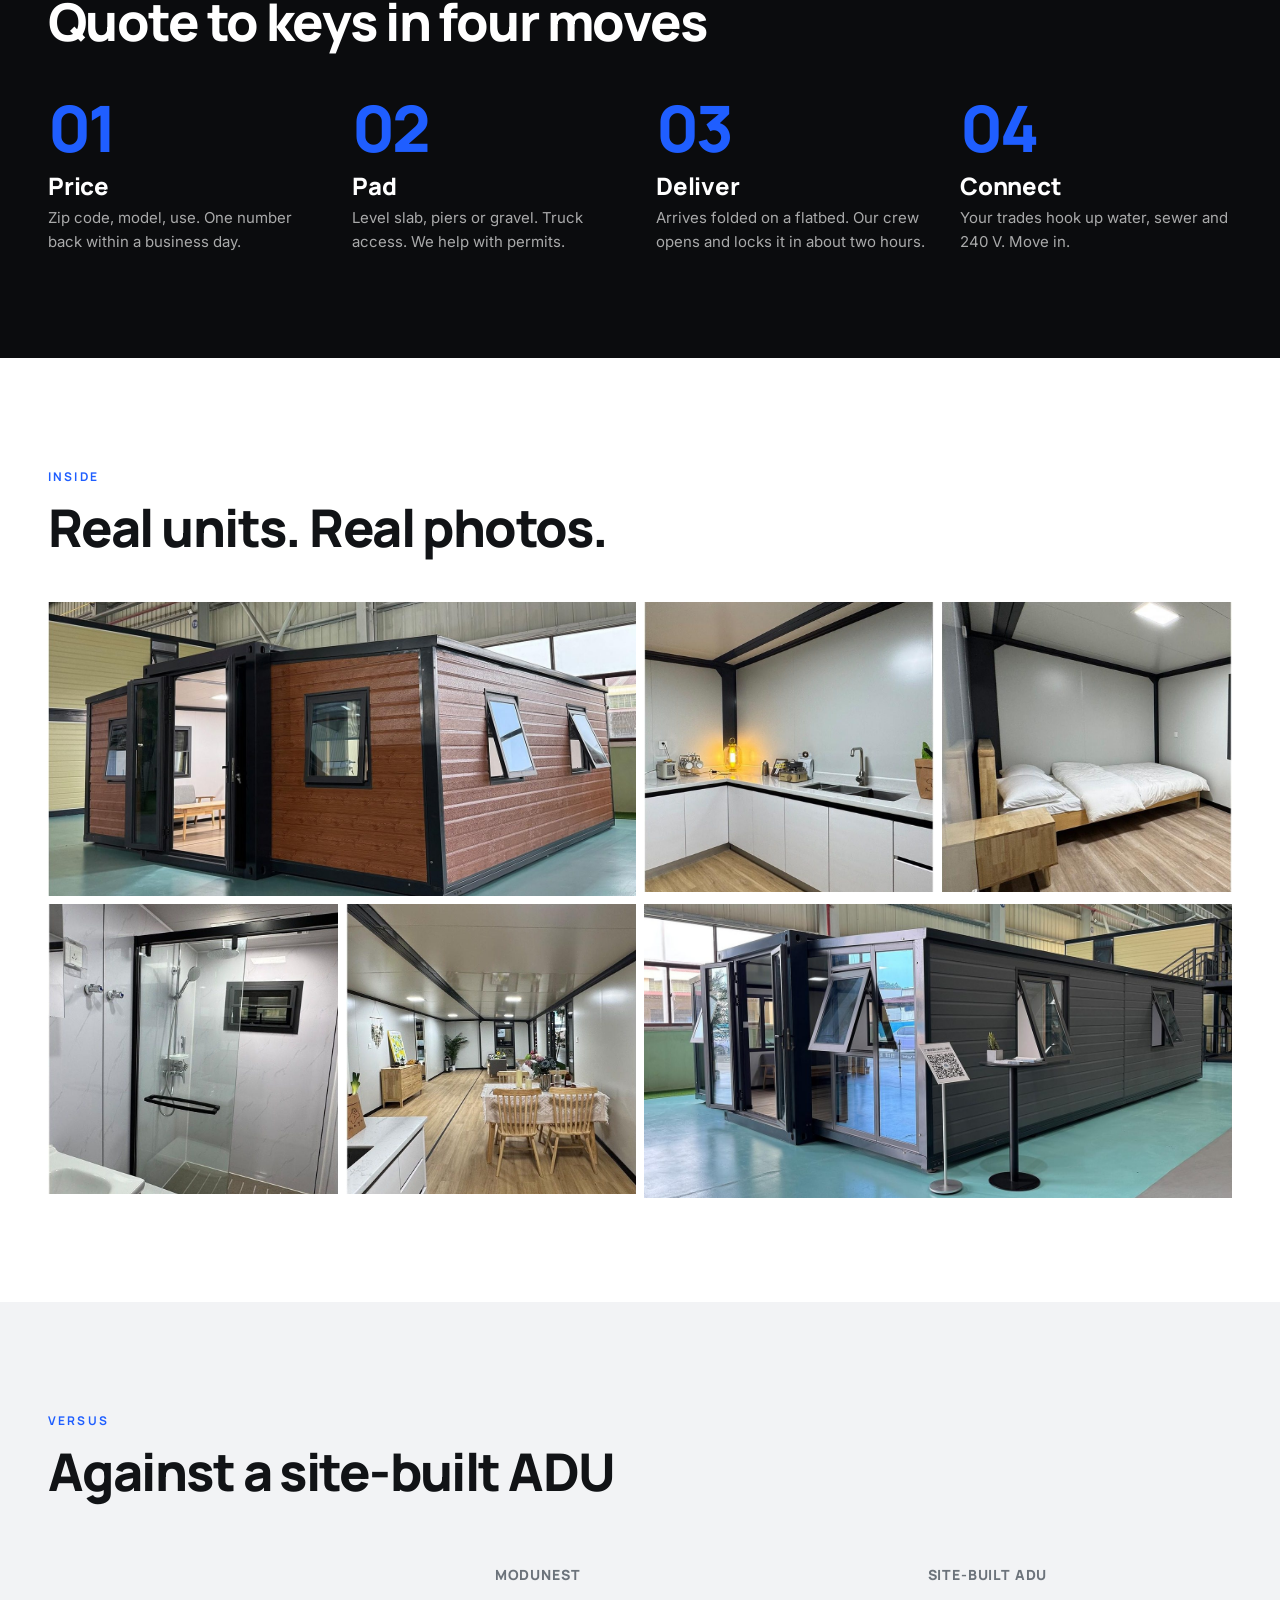
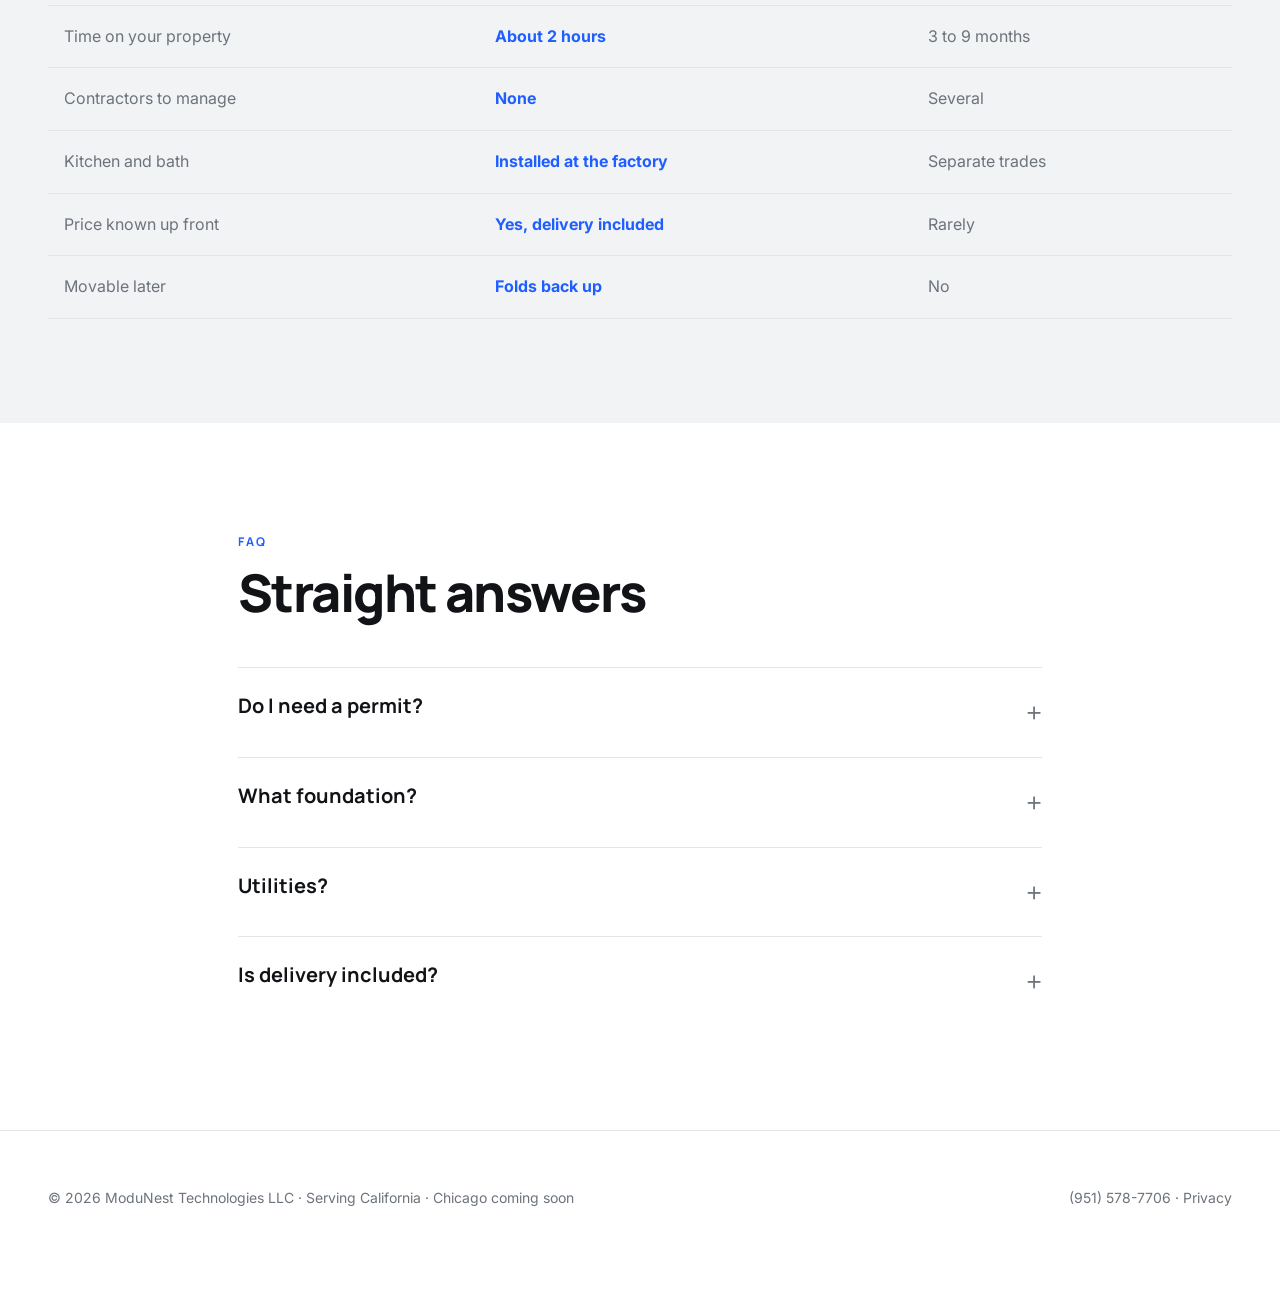
<file: design-b.html>
<!DOCTYPE html>
<html lang="en">
<head>
<meta charset="UTF-8">
<meta name="viewport" content="width=device-width, initial-scale=1">
<title>Design B · Bold | ModuNest expandable homes, California</title>
<meta name="description" content="Design option B: bold product-tech direction for ModuNest expandable homes.">
<meta name="robots" content="noindex">
<link rel="icon" href="images/favicon.svg" type="image/svg+xml">
<link rel="preconnect" href="https://fonts.googleapis.com"><link rel="preconnect" href="https://fonts.gstatic.com" crossorigin>
<link rel="stylesheet" href="https://fonts.googleapis.com/css2?family=Manrope:wght@500;700;800&family=Inter:wght@400;500;600&display=swap">
<style>
:root{--black:#0B0C0E;--ink:#111316;--white:#FFFFFF;--grey:#F2F3F5;--line:#E3E5E8;--text:#2A2E33;--muted:#6C737B;--blue:#1F5EFF;--blue-dark:#1548CC;--font:Manrope,Inter,-apple-system,sans-serif;--body:Inter,-apple-system,"Segoe UI",sans-serif}
*{box-sizing:border-box;margin:0;padding:0}
body{font-family:var(--body);background:var(--white);color:var(--text);font-size:17px;line-height:1.6;-webkit-font-smoothing:antialiased}
img{max-width:100%;display:block;height:auto}
a{color:inherit;text-decoration:none}
ul{list-style:none}
h1,h2,h3{font-family:var(--font);color:var(--ink);font-weight:800;line-height:1;letter-spacing:-.03em}
h1{font-size:88px}h2{font-size:52px}h3{font-size:24px;letter-spacing:-.01em}
.container{max-width:1240px;margin:0 auto;padding:0 28px}
.eyebrow{display:inline-block;font-family:var(--font);font-size:12px;font-weight:700;letter-spacing:.18em;text-transform:uppercase;color:var(--blue);margin-bottom:16px}
.lead{font-size:20px;color:var(--muted);max-width:58ch}
.btn{display:inline-flex;align-items:center;justify-content:center;gap:10px;padding:16px 28px;border-radius:8px;font-family:var(--font);font-weight:700;font-size:16px;border:2px solid transparent;cursor:pointer;transition:.15s;white-space:nowrap;letter-spacing:-.01em}
.btn-blue{background:var(--blue);color:#fff;border-color:var(--blue)}.btn-blue:hover{background:var(--blue-dark);border-color:var(--blue-dark)}
.btn-white{background:#fff;color:var(--ink);border-color:#fff}.btn-white:hover{background:var(--grey)}
.btn-black{background:var(--ink);color:#fff;border-color:var(--ink)}
.btn-line{border-color:var(--line);color:var(--ink)}.btn-line:hover{border-color:var(--ink)}
.btn-line-w{border-color:rgba(255,255,255,.4);color:#fff}.btn-line-w:hover{border-color:#fff}
.btn-lg{padding:20px 36px;font-size:18px}
/* header */
.header{position:sticky;top:0;z-index:50;background:var(--black);color:#fff;border-bottom:1px solid rgba(255,255,255,.08)}
.header .container{display:flex;align-items:center;justify-content:space-between;height:68px;gap:20px}
.logo{display:flex;align-items:center;gap:10px;font-family:var(--font);font-weight:800;font-size:22px;letter-spacing:-.03em;color:#fff}
.logo svg{width:30px;height:30px}
.nav{display:flex;gap:2px}.nav a{padding:10px 14px;font-size:14px;font-weight:600;color:rgba(255,255,255,.75)}.nav a:hover{color:#fff}
.hright{display:flex;align-items:center;gap:18px}.hright .phone{font-weight:600;font-size:14px;color:rgba(255,255,255,.85)}
.hright .btn{padding:11px 18px;font-size:14px}
@media(max-width:900px){.nav,.hright .phone{display:none}}
/* hero */
.hero{background:var(--black);color:#fff;padding:96px 0 0;overflow:hidden}
.hero h1{color:#fff;max-width:11ch;margin-bottom:28px}
.hero h1 span{color:var(--blue)}
.hero .lead{color:rgba(255,255,255,.7);margin-bottom:36px}
.hero .actions{display:flex;gap:14px;flex-wrap:wrap;margin-bottom:64px}
.hero .nums{display:grid;grid-template-columns:repeat(4,1fr);border-top:1px solid rgba(255,255,255,.12)}
.hero .nums div{padding:28px 0;border-right:1px solid rgba(255,255,255,.12);padding-right:24px}
.hero .nums div:last-child{border-right:0}
.hero .nums b{display:block;font-family:var(--font);font-size:44px;font-weight:800;letter-spacing:-.03em;line-height:1;margin-bottom:8px}
.hero .nums span{font-size:14px;color:rgba(255,255,255,.6)}
.hero .img{margin-top:0}
.hero .img img{width:100%;aspect-ratio:21/9;object-fit:cover}
@media(max-width:900px){h1{font-size:52px}h2{font-size:38px}.hero{padding-top:56px}.hero .nums{grid-template-columns:1fr 1fr}.hero .nums div{padding:18px 0}.hero .nums div:nth-child(2){border-right:0}.hero .nums b{font-size:32px}.hero .img img{aspect-ratio:4/3}}
/* sections */
.section{padding:104px 0}.section.grey{background:var(--grey)}.section.black{background:var(--black);color:#fff}.section.black h2,.section.black h3{color:#fff}
.sec-head{max-width:760px;margin-bottom:48px}.sec-head h2{margin-bottom:16px}
/* model switcher */
.tabs{display:flex;gap:0;border:1px solid var(--line);border-radius:10px;overflow:hidden;width:max-content;margin-bottom:28px}
.tabs button{border:0;background:#fff;padding:14px 26px;font-family:var(--font);font-weight:700;font-size:16px;cursor:pointer;color:var(--muted)}
.tabs button.on{background:var(--ink);color:#fff}
.switcher{display:grid;grid-template-columns:1.3fr .7fr;gap:0;border:1px solid var(--line);border-radius:14px;overflow:hidden;background:#fff}
.switcher img{width:100%;height:100%;object-fit:cover;aspect-ratio:4/3}
.switcher .panel{padding:36px}
.switcher h3{font-size:36px;margin-bottom:8px}
.switcher .sub{color:var(--muted);margin-bottom:24px}
.switcher table{width:100%;border-collapse:collapse;font-size:15px;margin-bottom:24px}
.switcher td{padding:10px 0;border-bottom:1px solid var(--line)}
.switcher td:first-child{color:var(--muted)}.switcher td:last-child{text-align:right;font-weight:600;color:var(--ink)}
.switcher .acts{display:grid;gap:10px}.switcher .acts .btn{width:100%}
@media(max-width:900px){.switcher{grid-template-columns:1fr}.tabs{width:100%}.tabs button{flex:1;padding:12px 8px}}
/* uses */
.uses{display:grid;grid-template-columns:repeat(3,1fr);gap:1px;background:var(--line);border:1px solid var(--line)}
.uses div{background:#fff;padding:40px 32px}
.uses .k{font-family:var(--font);font-size:12px;font-weight:700;letter-spacing:.18em;color:var(--blue);margin-bottom:18px}
.uses h3{margin-bottom:12px;font-size:28px}
.uses p{color:var(--muted);font-size:15px;margin-bottom:18px}
.uses a{font-weight:700;color:var(--ink);font-family:var(--font)}
@media(max-width:900px){.uses{grid-template-columns:1fr}}
/* steps */
.steps{display:grid;grid-template-columns:repeat(4,1fr);gap:32px}
.step .n{font-family:var(--font);font-size:64px;font-weight:800;letter-spacing:-.04em;color:var(--blue);line-height:1;margin-bottom:14px}
.step h3{margin-bottom:8px}.step p{font-size:15px;color:rgba(255,255,255,.65)}
@media(max-width:900px){.steps{grid-template-columns:1fr 1fr}}@media(max-width:560px){.steps{grid-template-columns:1fr}}
/* grid photos */
.photos{display:grid;grid-template-columns:repeat(4,1fr);gap:8px}
.photos img{aspect-ratio:1;object-fit:cover;width:100%}
.photos .w{grid-column:span 2}.photos .w img{aspect-ratio:2/1}
@media(max-width:900px){.photos{grid-template-columns:1fr 1fr}}
/* compare */
.cmp{width:100%;border-collapse:collapse;font-size:16px}
.cmp th,.cmp td{padding:18px 16px;text-align:left;border-bottom:1px solid var(--line)}
.cmp th{font-family:var(--font);font-weight:800;font-size:14px;letter-spacing:.06em;text-transform:uppercase;color:var(--muted)}
.cmp td:first-child{color:var(--muted)}.cmp .y{color:var(--blue);font-weight:700}.cmp .n{color:var(--muted)}
/* faq */
.faq details{border-top:1px solid var(--line)}
.faq summary{cursor:pointer;list-style:none;display:flex;justify-content:space-between;gap:20px;padding:22px 0;font-family:var(--font);font-weight:700;font-size:20px;color:var(--ink)}
.faq summary::after{content:"+";font-size:28px;font-weight:400;color:var(--muted)}
.faq details[open] summary::after{content:"–"}
.faq p{padding:0 0 22px;max-width:70ch;color:var(--text)}
/* sticky bar */
.bar{position:fixed;left:0;right:0;bottom:0;z-index:60;background:rgba(11,12,14,.92);backdrop-filter:blur(10px);color:#fff;border-top:1px solid rgba(255,255,255,.1)}
.bar .container{display:flex;align-items:center;justify-content:space-between;height:64px;gap:16px}
.bar .t{font-family:var(--font);font-weight:700;font-size:15px}.bar .t span{color:rgba(255,255,255,.55);font-weight:500;font-family:var(--body)}
.bar .btn{padding:11px 20px;font-size:14px}
@media(max-width:768px){.bar .t span{display:none}.bar .t{font-size:13px}}
body{padding-bottom:64px}
.footer{padding:56px 0 40px;font-size:14px;color:var(--muted);border-top:1px solid var(--line)}
.footer .container{display:flex;justify-content:space-between;gap:24px;flex-wrap:wrap}
.switch{position:fixed;bottom:84px;left:16px;z-index:99;background:#fff;border:1px solid var(--line);border-radius:999px;padding:6px 8px;display:flex;gap:4px;font-size:12px;box-shadow:0 8px 24px rgba(0,0,0,.2);color:var(--ink)}
.switch a{padding:6px 12px;border-radius:999px;font-weight:700}.switch a.on{background:var(--ink);color:#fff}
</style>
</head>
<body>
<div class="switch"><a href="index.html">Current</a><a href="design-a.html">A · Backyard</a><a class="on" href="design-b.html">B · Bold</a></div>
<header class="header"><div class="container">
  <a class="logo" href="design-b.html"><svg viewBox="0 0 40 40" fill="none"><rect x="4" y="12" width="32" height="20" rx="2" fill="#fff"/><rect x="12" y="8" width="16" height="24" rx="2" fill="#1F5EFF"/></svg>MODUNEST</a>
  <nav class="nav"><a href="models.html">Models</a><a href="how-it-works.html">How it works</a><a href="delivery.html">Delivery</a><a href="faq.html">FAQ</a><a href="about.html">About</a></nav>
  <div class="hright"><a class="phone" href="tel:+19515787706">(951) 578-7706</a><a class="btn btn-blue" href="quote.html">Get a quote</a></div>
</div></header>

<section class="hero">
  <div class="container">
    <span class="eyebrow">Expandable homes · Delivered in California</span>
    <h1>Land, meet <span>home.</span></h1>
    <p class="lead">A complete home with kitchen and bath, folded onto one truck. It opens up on your lot in about two hours. For backyards, rentals and empty land.</p>
    <div class="actions"><a class="btn btn-blue btn-lg" href="quote.html">Get a delivered price</a><a class="btn btn-line-w btn-lg" href="#models">Compare sizes</a></div>
    <div class="nums"><div><b>2 h</b><span>On-site setup</span></div><div><b>398–775</b><span>Square feet</span></div><div><b>0</b><span>Contractors to manage</span></div><div><b>1</b><span>Price, delivery included</span></div></div>
  </div>
  <div class="img"><img src="images/40ft-card.jpg" alt="40 ft expandable home"></div>
</section>

<section class="section" id="models"><div class="container">
  <div class="sec-head"><span class="eyebrow">Models</span><h2>Three sizes. Pick one.</h2></div>
  <div class="tabs"><button class="on" data-m="20ft">20 ft</button><button data-m="30ft">30 ft</button><button data-m="40ft">40 ft</button></div>
  <div class="switcher">
    <img id="sw-img" src="images/20ft-card.jpg" alt="20 ft">
    <div class="panel">
      <h3 id="sw-name">20 ft Expandable Home</h3>
      <p class="sub" id="sw-sub">1 bed · 1 bath · sleeps 2 to 4</p>
      <table>
        <tr><td>Living area</td><td id="sw-sqft">398 sq ft</td></tr>
        <tr><td>Expanded footprint</td><td id="sw-ext">19' 4" × 20' 8"</td></tr>
        <tr><td>Folded for transport</td><td>7' 3" wide</td></tr>
        <tr><td>Setup on site</td><td>About 2 hours</td></tr>
        <tr><td>Price</td><td id="sw-price">Pricing on request</td></tr>
      </table>
      <div class="acts"><a class="btn btn-blue" id="sw-quote" href="quote.html?model=20ft">Get a delivered price</a><a class="btn btn-line" id="sw-more" href="model-20ft.html">Specs and floor plan</a></div>
    </div>
  </div>
</div></section>

<section class="section grey"><div class="container">
  <div class="sec-head"><span class="eyebrow">Uses</span><h2>Built for three situations</h2></div>
  <div class="uses">
    <div><div class="k">01 / RENTAL</div><h3>Backyard income</h3><p>A separate, permitted unit with its own kitchen and bath. Rent it long-term or to family at cost.</p><a href="quote.html?use=rental">Price a rental →</a></div>
    <div><div class="k">02 / FAMILY</div><h3>Extra housing at home</h3><p>Parents, adult kids, long-stay guests. Private space steps from your door, without an addition.</p><a href="quote.html?use=family">Price a family unit →</a></div>
    <div><div class="k">03 / LAND</div><h3>A lot with nothing on it</h3><p>Skip years of construction. A three-bedroom home arrives on a truck and opens the same day.</p><a href="quote.html?use=land">Price a home for my lot →</a></div>
  </div>
</div></section>

<section class="section black"><div class="container">
  <div class="sec-head"><span class="eyebrow">How it works</span><h2>Quote to keys in four moves</h2></div>
  <div class="steps">
    <div class="step"><div class="n">01</div><h3>Price</h3><p>Zip code, model, use. One number back within a business day.</p></div>
    <div class="step"><div class="n">02</div><h3>Pad</h3><p>Level slab, piers or gravel. Truck access. We help with permits.</p></div>
    <div class="step"><div class="n">03</div><h3>Deliver</h3><p>Arrives folded on a flatbed. Our crew opens and locks it in about two hours.</p></div>
    <div class="step"><div class="n">04</div><h3>Connect</h3><p>Your trades hook up water, sewer and 240 V. Move in.</p></div>
  </div>
</div></section>

<section class="section"><div class="container">
  <div class="sec-head"><span class="eyebrow">Inside</span><h2>Real units. Real photos.</h2></div>
  <div class="photos">
    <div class="w"><img src="images/20ft-shop-2.jpg" alt="20 ft unit" loading="lazy"></div>
    <img src="images/40ft-kitchen.jpg" alt="Kitchen" loading="lazy">
    <img src="images/30ft-bedroom.jpg" alt="Bedroom" loading="lazy">
    <img src="images/20ft-bath.jpg" alt="Bathroom" loading="lazy">
    <img src="images/40ft-living.jpg" alt="Living" loading="lazy">
    <div class="w"><img src="images/30ft-shop-1.jpg" alt="30 ft unit" loading="lazy"></div>
  </div>
</div></section>

<section class="section grey"><div class="container">
  <div class="sec-head"><span class="eyebrow">Versus</span><h2>Against a site-built ADU</h2></div>
  <table class="cmp">
    <tr><th></th><th>ModuNest</th><th>Site-built ADU</th></tr>
    <tr><td>Time on your property</td><td class="y">About 2 hours</td><td class="n">3 to 9 months</td></tr>
    <tr><td>Contractors to manage</td><td class="y">None</td><td class="n">Several</td></tr>
    <tr><td>Kitchen and bath</td><td class="y">Installed at the factory</td><td class="n">Separate trades</td></tr>
    <tr><td>Price known up front</td><td class="y">Yes, delivery included</td><td class="n">Rarely</td></tr>
    <tr><td>Movable later</td><td class="y">Folds back up</td><td class="n">No</td></tr>
  </table>
</div></section>

<section class="section"><div class="container" style="max-width:860px">
  <div class="sec-head"><span class="eyebrow">FAQ</span><h2>Straight answers</h2></div>
  <div class="faq">
    <details><summary>Do I need a permit?</summary><p>Usually, and California has made ADU permits much easier. Rules vary by city and county. We'll tell you what your building department typically needs.</p></details>
    <details><summary>What foundation?</summary><p>A level slab, concrete piers or a compacted gravel pad sized to the expanded footprint. We advise per site.</p></details>
    <details><summary>Utilities?</summary><p>Pre-wired and pre-plumbed. Your electrician connects 240 V; your plumber connects water and sewer or septic. Off-grid with solar and a tank works too.</p></details>
    <details><summary>Is delivery included?</summary><p>Yes. Unit, delivery and setup are quoted together for your zip code.</p></details>
  </div>
</div></section>

<footer class="footer"><div class="container">
  <span>© 2026 ModuNest Technologies LLC · Serving California · Chicago coming soon</span>
  <span><a href="tel:+19515787706">(951) 578-7706</a> · <a href="privacy.html">Privacy</a></span>
</div></footer>

<div class="bar"><div class="container">
  <div class="t">Next California shipment <span>· reservations open · delivery and setup included</span></div>
  <div style="display:flex;gap:10px"><a class="btn btn-line-w" href="tel:+19515787706">Call</a><a class="btn btn-blue" href="quote.html">Get a delivered price</a></div>
</div></div>

<script>
var M={ "20ft":{name:"20 ft Expandable Home",sub:"1 bed · 1 bath · sleeps 2 to 4",sqft:"398 sq ft",ext:"19' 4\" × 20' 8\"",img:"images/20ft-card.jpg"},
        "30ft":{name:"30 ft Expandable Home",sub:"2 bed · 1 bath · sleeps 3 to 6",sqft:"603 sq ft",ext:"29' 6\" × 20' 5\"",img:"images/30ft-card.jpg"},
        "40ft":{name:"40 ft Expandable Home",sub:"3 bed · 1 bath · sleeps 3 to 6",sqft:"775 sq ft",ext:"38' 9\" × 20' 5\"",img:"images/40ft-card.jpg"}};
document.querySelectorAll('.tabs button').forEach(function(b){b.addEventListener('click',function(){
  document.querySelectorAll('.tabs button').forEach(function(x){x.classList.remove('on')});b.classList.add('on');
  var k=b.getAttribute('data-m'),m=M[k];
  document.getElementById('sw-img').src=m.img;document.getElementById('sw-name').textContent=m.name;document.getElementById('sw-sub').textContent=m.sub;
  document.getElementById('sw-sqft').textContent=m.sqft;document.getElementById('sw-ext').textContent=m.ext;
  document.getElementById('sw-quote').href='quote.html?model='+k;document.getElementById('sw-more').href='model-'+k+'.html';
});});
</script>
</body>
</html>
</file>
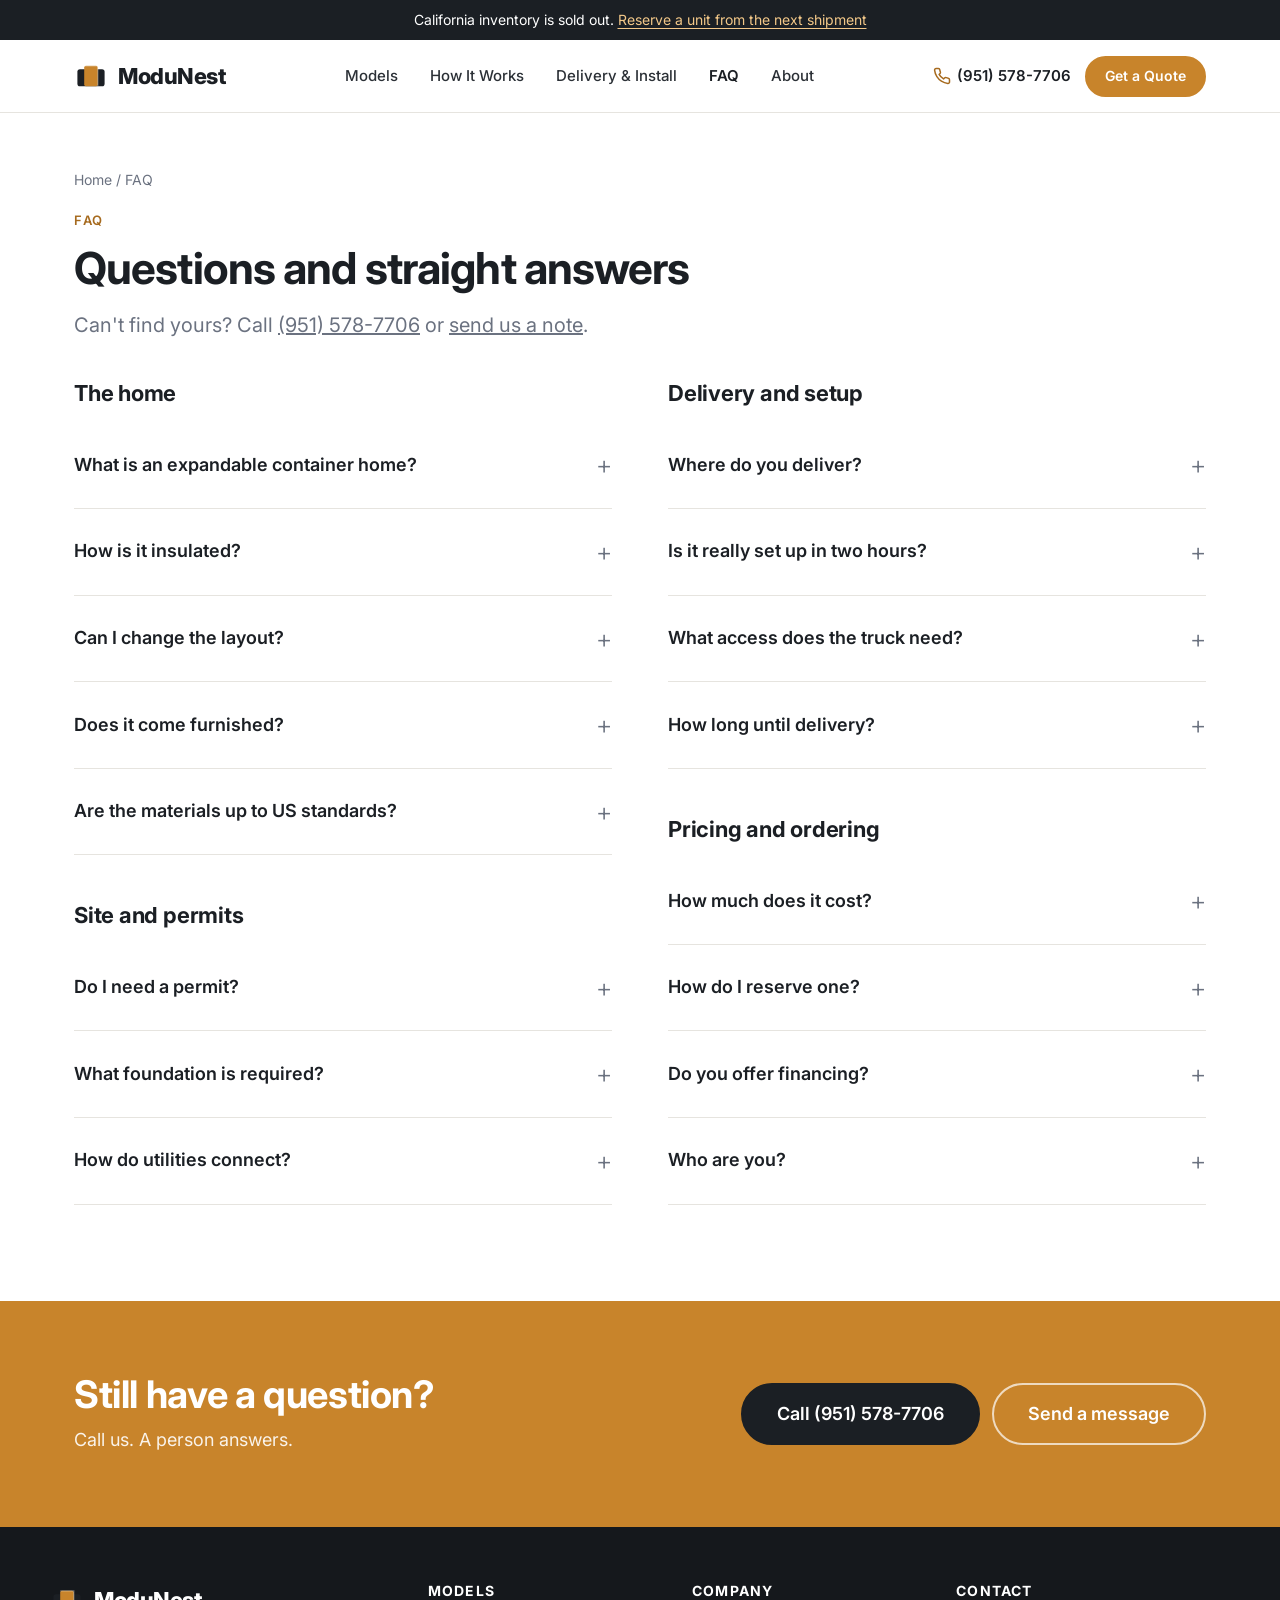
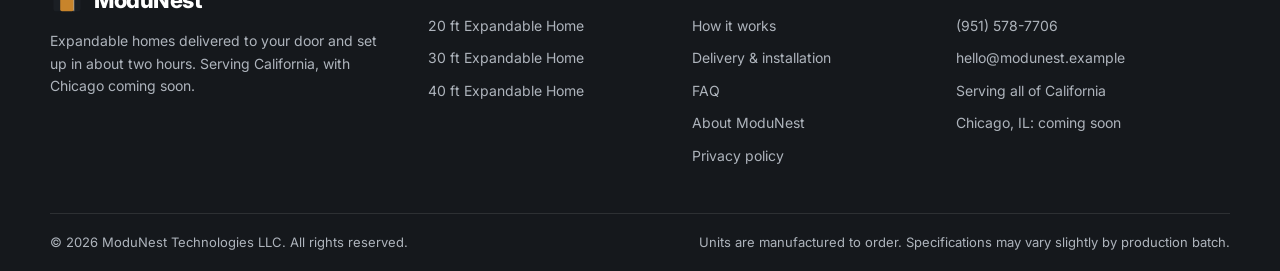
<file: faq.html>
<!DOCTYPE html>
<html lang="en">
<head>
<meta charset="UTF-8">
<meta name="viewport" content="width=device-width, initial-scale=1">
<title>FAQ: Expandable Container Homes in California | ModuNest</title>
<meta name="description" content="Answers on permits, foundations, utilities, delivery, setup time, pricing, financing and warranty for ModuNest expandable container homes in California.">
<link rel="canonical" href="https://rogerhong02.github.io/modunest-site/faq.html">
<meta property="og:title" content="FAQ: Expandable Container Homes in California | ModuNest">
<meta property="og:description" content="Answers on permits, foundations, utilities, delivery, setup time, pricing, financing and warranty for ModuNest expandable container homes in California.">
<meta property="og:image" content="https://rogerhong02.github.io/modunest-site/images/40ft-card.jpg">
<meta property="og:type" content="website">
<meta name="theme-color" content="#1B1F24">
<link rel="icon" href="images/favicon.svg" type="image/svg+xml">
<link rel="preconnect" href="https://fonts.googleapis.com"><link rel="preconnect" href="https://fonts.gstatic.com" crossorigin>
<link rel="stylesheet" href="https://fonts.googleapis.com/css2?family=Inter:wght@400;500;600;700;800&display=swap">
<link rel="stylesheet" href="css/style.css">
</head>
<body>
<div class="announce">California inventory is sold out. <a href="quote.html">Reserve a unit from the next shipment</a></div>
<header class="header"><div class="container">
  <a class="logo" href="index.html"><svg viewBox="0 0 40 40" fill="none" aria-hidden="true"><rect x="4" y="12" width="32" height="20" rx="3" fill="#1B1F24"/><rect x="12" y="8" width="16" height="24" rx="2" fill="#C8842B"/><path d="M12 8h16v24" stroke="#fff" stroke-width="1.5" opacity=".35"/></svg><span>ModuNest</span></a>
  <nav class="nav"><ul>
    <li><a href="models.html">Models</a></li>
    <li><a href="how-it-works.html">How It Works</a></li>
    <li><a href="delivery.html">Delivery &amp; Install</a></li>
    <li><a href="faq.html">FAQ</a></li>
    <li><a href="about.html">About</a></li>
    <li class="nav-cta"><a class="btn btn-primary" href="quote.html">Get a Quote</a></li>
  </ul></nav>
  <div class="header-right">
    <a class="header-phone" href="tel:+19515787706"><svg viewBox="0 0 24 24" fill="none" stroke="currentColor" stroke-width="2" stroke-linecap="round" stroke-linejoin="round" aria-hidden="true"><path d="M22 16.92v3a2 2 0 0 1-2.18 2 19.79 19.79 0 0 1-8.63-3.07 19.5 19.5 0 0 1-6-6 19.79 19.79 0 0 1-3.07-8.67A2 2 0 0 1 4.11 2h3a2 2 0 0 1 2 1.72c.13.96.37 1.9.72 2.81a2 2 0 0 1-.45 2.11L8.09 9.91a16 16 0 0 0 6 6l1.27-1.27a2 2 0 0 1 2.11-.45c.91.35 1.85.59 2.81.72A2 2 0 0 1 22 16.92z"/></svg>(951) 578-7706</a>
    <a class="btn btn-primary btn-sm" href="quote.html">Get a Quote</a>
    <button class="nav-toggle" aria-label="Menu"><span></span><span></span><span></span></button>
  </div>
</div></header>

<section class="page-head"><div class="container">
  <div class="crumbs"><a href="index.html">Home</a> / FAQ</div>
  <span class="eyebrow">FAQ</span>
  <h1 style="font-size:44px">Questions and straight answers</h1>
  <p class="lead mt-16">Can't find yours? Call <a href="tel:+19515787706" style="text-decoration:underline">(951) 578-7706</a> or <a href="quote.html" style="text-decoration:underline">send us a note</a>.</p>
</div></section>

<section class="section" style="padding-top:16px"><div class="container">
  <div class="grid grid-2" style="gap:56px;align-items:start">
    <div>
      <h3 class="mb-16">The home</h3>
      <div class="faq">
        <details><summary>What is an expandable container home?</summary><p>A steel-framed home built in a factory to the width of a shipping container, with two side "wings" that fold in for transport and fold out on site. Folded it is 7 ft 3 in wide; expanded it is over 20 ft wide. Kitchen, bathroom, flooring, lighting, windows and doors are installed before it ships.</p></details>
        <details><summary>How is it insulated?</summary><p>Walls and roof are insulated sandwich panels on a galvanized steel frame, with double-glazed aluminum windows. It's a real four-season building, not a shed.</p></details>
        <details><summary>Can I change the layout?</summary><p>The layouts shown are our standard configurations. Ask us about your needs when you request a quote and we'll tell you what's possible for the next shipment.</p></details>
        <details><summary>Does it come furnished?</summary><p>Furniture is an optional package. The photos on this site show units with the package installed.</p></details>
        <details><summary>Are the materials up to US standards?</summary><p>Yes. Our units are built with materials selected to meet US standards. Ask us for details relevant to your project and jurisdiction.</p></details>
      </div>
      <h3 class="mb-16 mt-48">Site and permits</h3>
      <div class="faq">
        <details><summary>Do I need a permit?</summary><p>Usually yes if you'll live in it or rent it out, and the rules differ by city and county. California has made ADUs much easier to permit in recent years. We'll point you to what your local building department needs and share what other customers have done.</p></details>
        <details><summary>What foundation is required?</summary><p>A level, compacted surface: a concrete slab, concrete piers or a gravel pad sized to the expanded footprint. We'll advise for your site and soil.</p></details>
        <details><summary>How do utilities connect?</summary><p>Each home is pre-wired and pre-plumbed. Your electrician connects a 240 V feed; your plumber connects water and sewer or septic. Off-grid setups with solar and a tank are common on rural lots.</p></details>
      </div>
    </div>
    <div>
      <h3 class="mb-16">Delivery and setup</h3>
      <div class="faq">
        <details><summary>Where do you deliver?</summary><p>Anywhere in California, with delivery and installation included. Chicago is coming soon. For other states, ask about freight-only delivery.</p></details>
        <details><summary>Is it really set up in two hours?</summary><p>The on-site setup, yes: offload, position, expand both wings, lock the panels, check doors and windows. Utility hookups by your trades are separate.</p></details>
        <details><summary>What access does the truck need?</summary><p>A path about 12 ft wide and 14 ft high for a flatbed, and space next to the pad to offload. Send us photos and we'll confirm before you order.</p></details>
        <details><summary>How long until delivery?</summary><p>Units are sold from each California shipment in order of reservation. Ask us for the current delivery window when you request a quote.</p></details>
      </div>
      <h3 class="mb-16 mt-48">Pricing and ordering</h3>
      <div class="faq">
        <details><summary>How much does it cost?</summary><p>We quote each model with delivery and installation for your zip code, so you get one complete number. Request a quote and we'll reply within one business day.</p></details>
        <details><summary>How do I reserve one?</summary><p>Request a quote, confirm your model and site, and place a deposit. Your unit is assigned from the next shipment in the order reservations come in.</p></details>
        <details><summary>Do you offer financing?</summary><p>Ask us. We can point you to financing options used by other customers for ADUs and modular homes.</p></details>
        <details><summary>Who are you?</summary><p>ModuNest Technologies LLC is a US company with operations in Southern California. We import, deliver and install expandable homes built by our manufacturing partner, which has produced modular buildings since 2001.</p></details>
      </div>
    </div>
  </div>
</div></section>

<section class="cta"><div class="container">
  <div><h2>Still have a question?</h2><p>Call us. A person answers.</p></div>
  <div class="actions"><a class="btn btn-dark btn-lg" href="tel:+19515787706">Call (951) 578-7706</a><a class="btn btn-outline-light btn-lg" href="quote.html">Send a message</a></div>
</div></section>

<footer class="footer">
  <div class="container top">
    <div>
      <a class="logo" href="index.html"><svg viewBox="0 0 40 40" fill="none" aria-hidden="true"><rect x="4" y="12" width="32" height="20" rx="3" fill="#1B1F24"/><rect x="12" y="8" width="16" height="24" rx="2" fill="#C8842B"/><path d="M12 8h16v24" stroke="#fff" stroke-width="1.5" opacity=".35"/></svg><span>ModuNest</span></a>
      <p>Expandable homes delivered to your door and set up in about two hours. Serving California, with Chicago coming soon.</p>
    </div>
    <div><h4>Models</h4><ul><li><a href="model-20ft.html">20 ft Expandable Home</a></li><li><a href="model-30ft.html">30 ft Expandable Home</a></li><li><a href="model-40ft.html">40 ft Expandable Home</a></li></ul></div>
    <div><h4>Company</h4><ul>
      <li><a href="how-it-works.html">How it works</a></li>
      <li><a href="delivery.html">Delivery &amp; installation</a></li>
      <li><a href="faq.html">FAQ</a></li>
      <li><a href="about.html">About ModuNest</a></li>
      <li><a href="privacy.html">Privacy policy</a></li>
    </ul></div>
    <div><h4>Contact</h4><ul>
      <li><a href="tel:+19515787706">(951) 578-7706</a></li>
      <li><a href="mailto:hello@modunest.example">hello@modunest.example</a></li>
      <li>Serving all of California</li>
      <li>Chicago, IL: coming soon</li>
    </ul></div>
  </div>
  <div class="container bottom">
    <span>© 2026 ModuNest Technologies LLC. All rights reserved.</span>
    <span>Units are manufactured to order. Specifications may vary slightly by production batch.</span>
  </div>
</footer>
<div class="mobile-cta">
  <a class="btn btn-outline" href="tel:+19515787706"><svg viewBox="0 0 24 24" fill="none" stroke="currentColor" stroke-width="2" stroke-linecap="round" stroke-linejoin="round" aria-hidden="true"><path d="M22 16.92v3a2 2 0 0 1-2.18 2 19.79 19.79 0 0 1-8.63-3.07 19.5 19.5 0 0 1-6-6 19.79 19.79 0 0 1-3.07-8.67A2 2 0 0 1 4.11 2h3a2 2 0 0 1 2 1.72c.13.96.37 1.9.72 2.81a2 2 0 0 1-.45 2.11L8.09 9.91a16 16 0 0 0 6 6l1.27-1.27a2 2 0 0 1 2.11-.45c.91.35 1.85.59 2.81.72A2 2 0 0 1 22 16.92z"/></svg> Call</a>
  <a class="btn btn-primary" href="quote.html">Get a Quote</a>
</div>
<script src="js/main.js"></script>
</body>
</html>
</file>
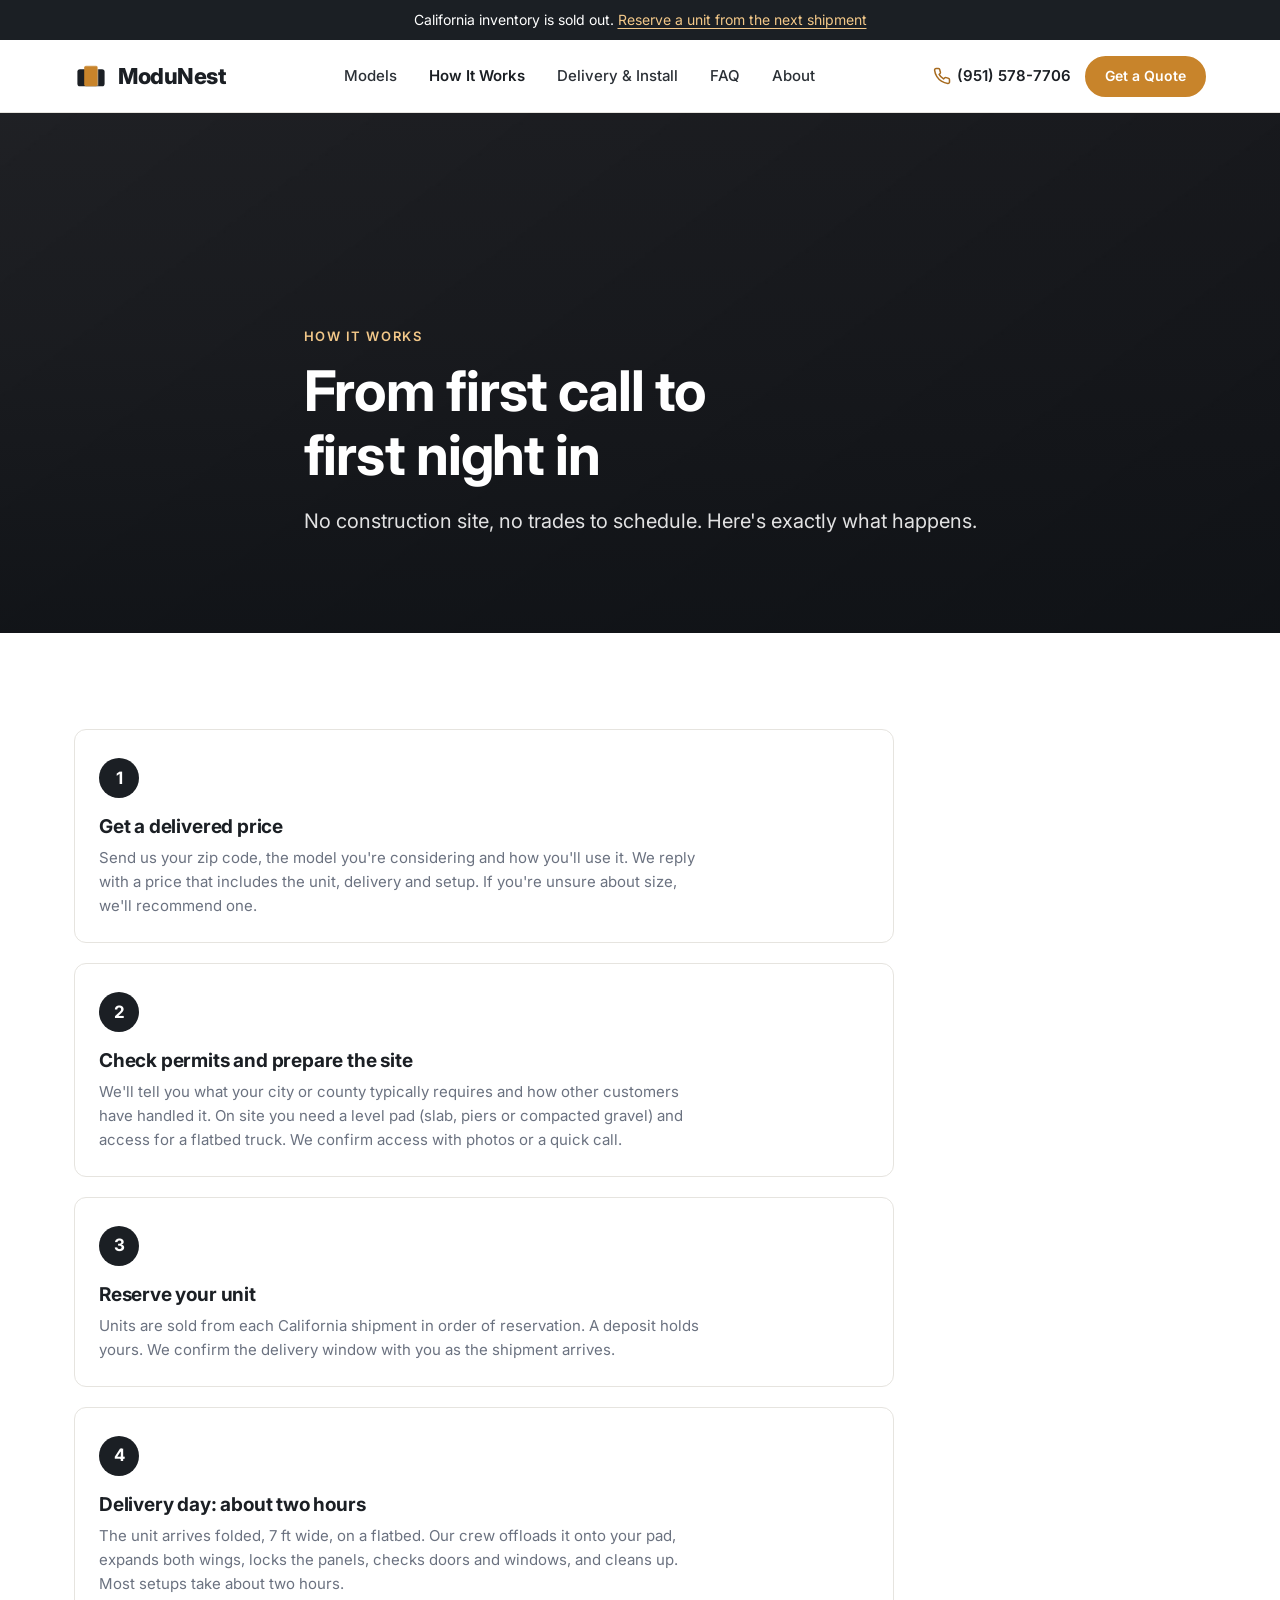
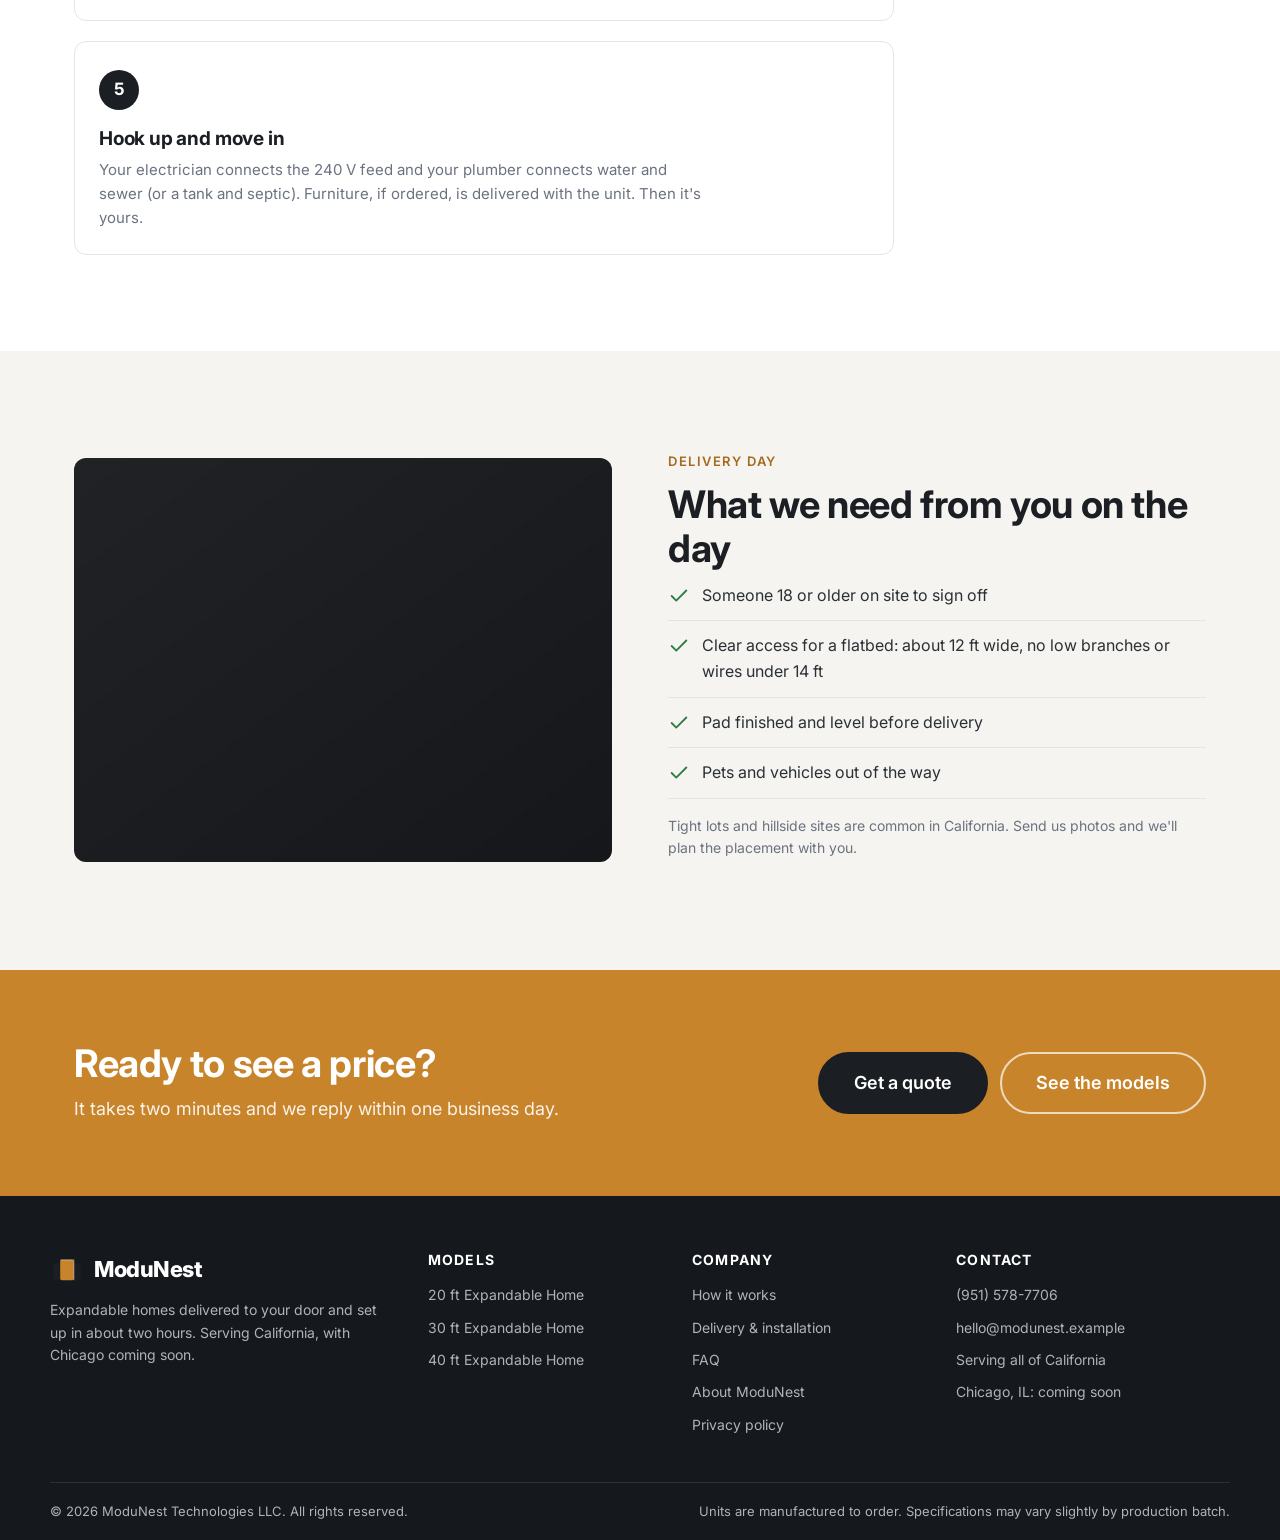
<file: how-it-works.html>
<!DOCTYPE html>
<html lang="en">
<head>
<meta charset="UTF-8">
<meta name="viewport" content="width=device-width, initial-scale=1">
<title>How It Works: Delivered and Set Up in About Two Hours | ModuNest</title>
<meta name="description" content="How an expandable container home goes from quote to move-in: pricing by zip code, site prep, delivery on a flatbed, two-hour setup by our crew, utility hookups.">
<link rel="canonical" href="https://rogerhong02.github.io/modunest-site/how-it-works.html">
<meta property="og:title" content="How It Works: Delivered and Set Up in About Two Hours | ModuNest">
<meta property="og:description" content="How an expandable container home goes from quote to move-in: pricing by zip code, site prep, delivery on a flatbed, two-hour setup by our crew, utility hookups.">
<meta property="og:image" content="https://rogerhong02.github.io/modunest-site/images/40ft-card.jpg">
<meta property="og:type" content="website">
<meta name="theme-color" content="#1B1F24">
<link rel="icon" href="images/favicon.svg" type="image/svg+xml">
<link rel="preconnect" href="https://fonts.googleapis.com"><link rel="preconnect" href="https://fonts.gstatic.com" crossorigin>
<link rel="stylesheet" href="https://fonts.googleapis.com/css2?family=Inter:wght@400;500;600;700;800&display=swap">
<link rel="stylesheet" href="css/style.css">
</head>
<body>
<div class="announce">California inventory is sold out. <a href="quote.html">Reserve a unit from the next shipment</a></div>
<header class="header"><div class="container">
  <a class="logo" href="index.html"><svg viewBox="0 0 40 40" fill="none" aria-hidden="true"><rect x="4" y="12" width="32" height="20" rx="3" fill="#1B1F24"/><rect x="12" y="8" width="16" height="24" rx="2" fill="#C8842B"/><path d="M12 8h16v24" stroke="#fff" stroke-width="1.5" opacity=".35"/></svg><span>ModuNest</span></a>
  <nav class="nav"><ul>
    <li><a href="models.html">Models</a></li>
    <li><a href="how-it-works.html">How It Works</a></li>
    <li><a href="delivery.html">Delivery &amp; Install</a></li>
    <li><a href="faq.html">FAQ</a></li>
    <li><a href="about.html">About</a></li>
    <li class="nav-cta"><a class="btn btn-primary" href="quote.html">Get a Quote</a></li>
  </ul></nav>
  <div class="header-right">
    <a class="header-phone" href="tel:+19515787706"><svg viewBox="0 0 24 24" fill="none" stroke="currentColor" stroke-width="2" stroke-linecap="round" stroke-linejoin="round" aria-hidden="true"><path d="M22 16.92v3a2 2 0 0 1-2.18 2 19.79 19.79 0 0 1-8.63-3.07 19.5 19.5 0 0 1-6-6 19.79 19.79 0 0 1-3.07-8.67A2 2 0 0 1 4.11 2h3a2 2 0 0 1 2 1.72c.13.96.37 1.9.72 2.81a2 2 0 0 1-.45 2.11L8.09 9.91a16 16 0 0 0 6 6l1.27-1.27a2 2 0 0 1 2.11-.45c.91.35 1.85.59 2.81.72A2 2 0 0 1 22 16.92z"/></svg>(951) 578-7706</a>
    <a class="btn btn-primary btn-sm" href="quote.html">Get a Quote</a>
    <button class="nav-toggle" aria-label="Menu"><span></span><span></span><span></span></button>
  </div>
</div></header>

<section class="hero" style="background-image:url(images/hero-2.jpg);min-height:520px"><div class="container">
  <span class="eyebrow" style="color:#F3C889">How it works</span>
  <h1>From first call to first night in</h1>
  <p class="lead">No construction site, no trades to schedule. Here's exactly what happens.</p>
</div></section>

<section class="section"><div class="container">
  <div class="steps" style="grid-template-columns:1fr;gap:20px;max-width:820px">
    <div class="step"><div class="num">1</div><h3>Get a delivered price</h3><p>Send us your zip code, the model you're considering and how you'll use it. We reply with a price that includes the unit, delivery and setup. If you're unsure about size, we'll recommend one.</p></div>
    <div class="step"><div class="num">2</div><h3>Check permits and prepare the site</h3><p>We'll tell you what your city or county typically requires and how other customers have handled it. On site you need a level pad (slab, piers or compacted gravel) and access for a flatbed truck. We confirm access with photos or a quick call.</p></div>
    <div class="step"><div class="num">3</div><h3>Reserve your unit</h3><p>Units are sold from each California shipment in order of reservation. A deposit holds yours. We confirm the delivery window with you as the shipment arrives.</p></div>
    <div class="step"><div class="num">4</div><h3>Delivery day: about two hours</h3><p>The unit arrives folded, 7 ft wide, on a flatbed. Our crew offloads it onto your pad, expands both wings, locks the panels, checks doors and windows, and cleans up. Most setups take about two hours.</p></div>
    <div class="step"><div class="num">5</div><h3>Hook up and move in</h3><p>Your electrician connects the 240 V feed and your plumber connects water and sewer (or a tank and septic). Furniture, if ordered, is delivered with the unit. Then it's yours.</p></div>
  </div>
</div></section>

<section class="section soft"><div class="container">
  <div class="split">
    <div class="pic"><img src="images/hero-delivery.jpg" alt="Unit arriving on a flatbed truck" loading="lazy"></div>
    <div class="text">
      <span class="eyebrow">Delivery day</span>
      <h2>What we need from you on the day</h2>
      <div class="check"><svg viewBox="0 0 24 24" fill="none" stroke="currentColor" stroke-width="2" stroke-linecap="round" stroke-linejoin="round" aria-hidden="true"><polyline points="20 6 9 17 4 12"/></svg><div>Someone 18 or older on site to sign off</div></div>
      <div class="check"><svg viewBox="0 0 24 24" fill="none" stroke="currentColor" stroke-width="2" stroke-linecap="round" stroke-linejoin="round" aria-hidden="true"><polyline points="20 6 9 17 4 12"/></svg><div>Clear access for a flatbed: about 12 ft wide, no low branches or wires under 14 ft</div></div>
      <div class="check"><svg viewBox="0 0 24 24" fill="none" stroke="currentColor" stroke-width="2" stroke-linecap="round" stroke-linejoin="round" aria-hidden="true"><polyline points="20 6 9 17 4 12"/></svg><div>Pad finished and level before delivery</div></div>
      <div class="check"><svg viewBox="0 0 24 24" fill="none" stroke="currentColor" stroke-width="2" stroke-linecap="round" stroke-linejoin="round" aria-hidden="true"><polyline points="20 6 9 17 4 12"/></svg><div>Pets and vehicles out of the way</div></div>
      <p class="muted small mt-16">Tight lots and hillside sites are common in California. Send us photos and we'll plan the placement with you.</p>
    </div>
  </div>
</div></section>

<section class="cta"><div class="container">
  <div><h2>Ready to see a price?</h2><p>It takes two minutes and we reply within one business day.</p></div>
  <div class="actions"><a class="btn btn-dark btn-lg" href="quote.html">Get a quote</a><a class="btn btn-outline-light btn-lg" href="models.html">See the models</a></div>
</div></section>

<footer class="footer">
  <div class="container top">
    <div>
      <a class="logo" href="index.html"><svg viewBox="0 0 40 40" fill="none" aria-hidden="true"><rect x="4" y="12" width="32" height="20" rx="3" fill="#1B1F24"/><rect x="12" y="8" width="16" height="24" rx="2" fill="#C8842B"/><path d="M12 8h16v24" stroke="#fff" stroke-width="1.5" opacity=".35"/></svg><span>ModuNest</span></a>
      <p>Expandable homes delivered to your door and set up in about two hours. Serving California, with Chicago coming soon.</p>
    </div>
    <div><h4>Models</h4><ul><li><a href="model-20ft.html">20 ft Expandable Home</a></li><li><a href="model-30ft.html">30 ft Expandable Home</a></li><li><a href="model-40ft.html">40 ft Expandable Home</a></li></ul></div>
    <div><h4>Company</h4><ul>
      <li><a href="how-it-works.html">How it works</a></li>
      <li><a href="delivery.html">Delivery &amp; installation</a></li>
      <li><a href="faq.html">FAQ</a></li>
      <li><a href="about.html">About ModuNest</a></li>
      <li><a href="privacy.html">Privacy policy</a></li>
    </ul></div>
    <div><h4>Contact</h4><ul>
      <li><a href="tel:+19515787706">(951) 578-7706</a></li>
      <li><a href="mailto:hello@modunest.example">hello@modunest.example</a></li>
      <li>Serving all of California</li>
      <li>Chicago, IL: coming soon</li>
    </ul></div>
  </div>
  <div class="container bottom">
    <span>© 2026 ModuNest Technologies LLC. All rights reserved.</span>
    <span>Units are manufactured to order. Specifications may vary slightly by production batch.</span>
  </div>
</footer>
<div class="mobile-cta">
  <a class="btn btn-outline" href="tel:+19515787706"><svg viewBox="0 0 24 24" fill="none" stroke="currentColor" stroke-width="2" stroke-linecap="round" stroke-linejoin="round" aria-hidden="true"><path d="M22 16.92v3a2 2 0 0 1-2.18 2 19.79 19.79 0 0 1-8.63-3.07 19.5 19.5 0 0 1-6-6 19.79 19.79 0 0 1-3.07-8.67A2 2 0 0 1 4.11 2h3a2 2 0 0 1 2 1.72c.13.96.37 1.9.72 2.81a2 2 0 0 1-.45 2.11L8.09 9.91a16 16 0 0 0 6 6l1.27-1.27a2 2 0 0 1 2.11-.45c.91.35 1.85.59 2.81.72A2 2 0 0 1 22 16.92z"/></svg> Call</a>
  <a class="btn btn-primary" href="quote.html">Get a Quote</a>
</div>
<script src="js/main.js"></script>
</body>
</html>
</file>
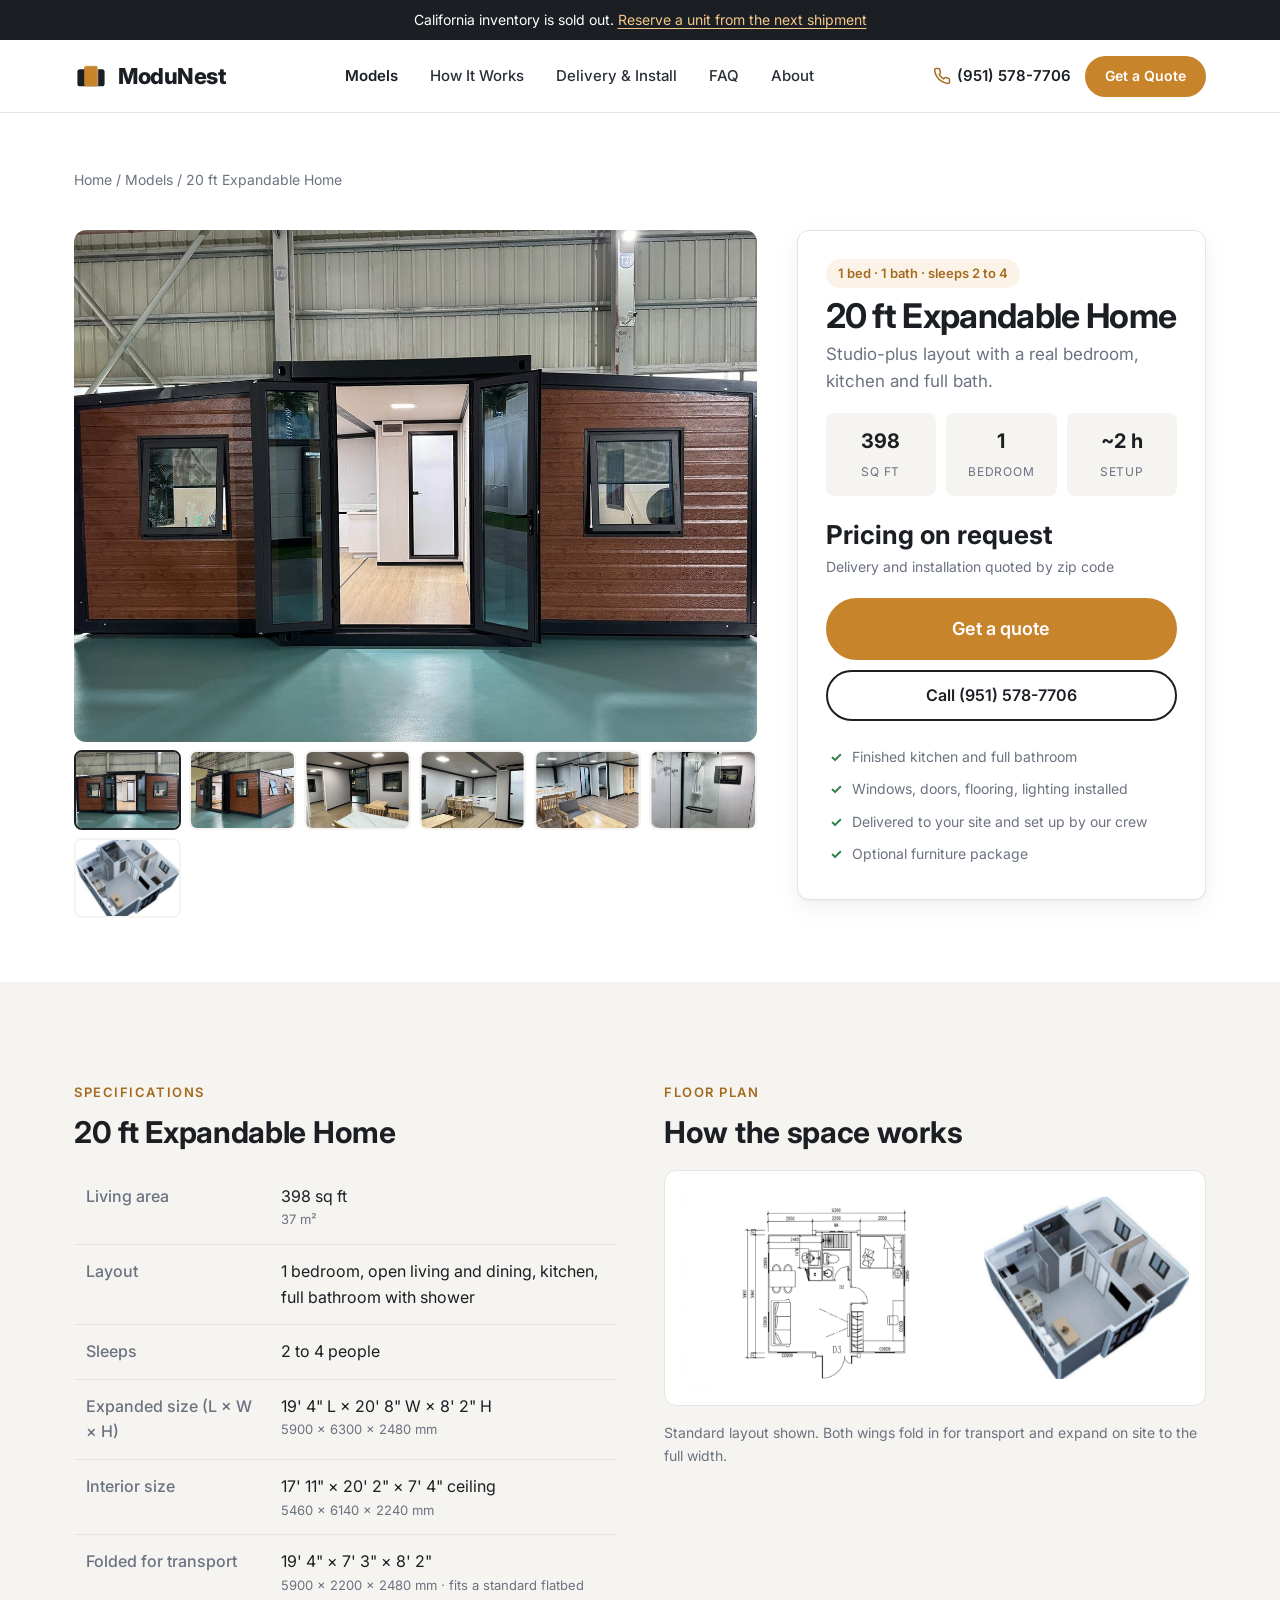
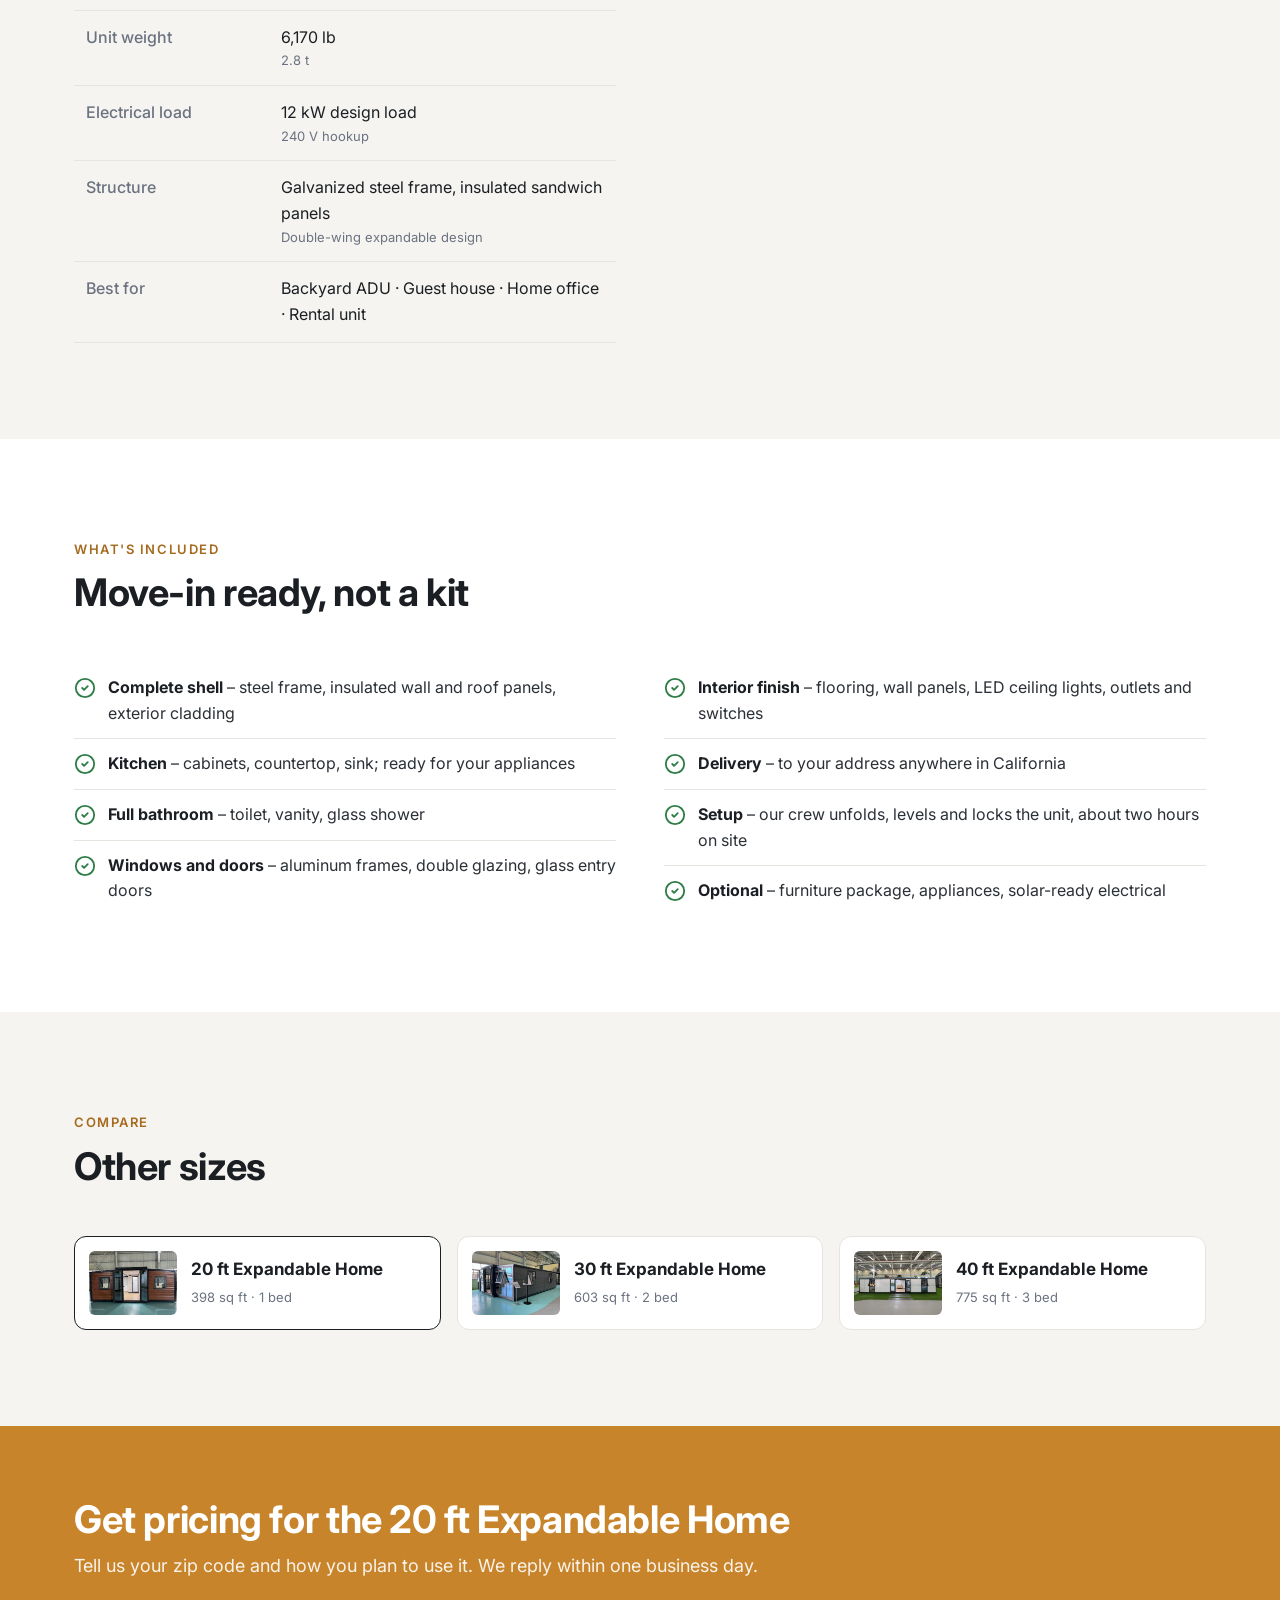
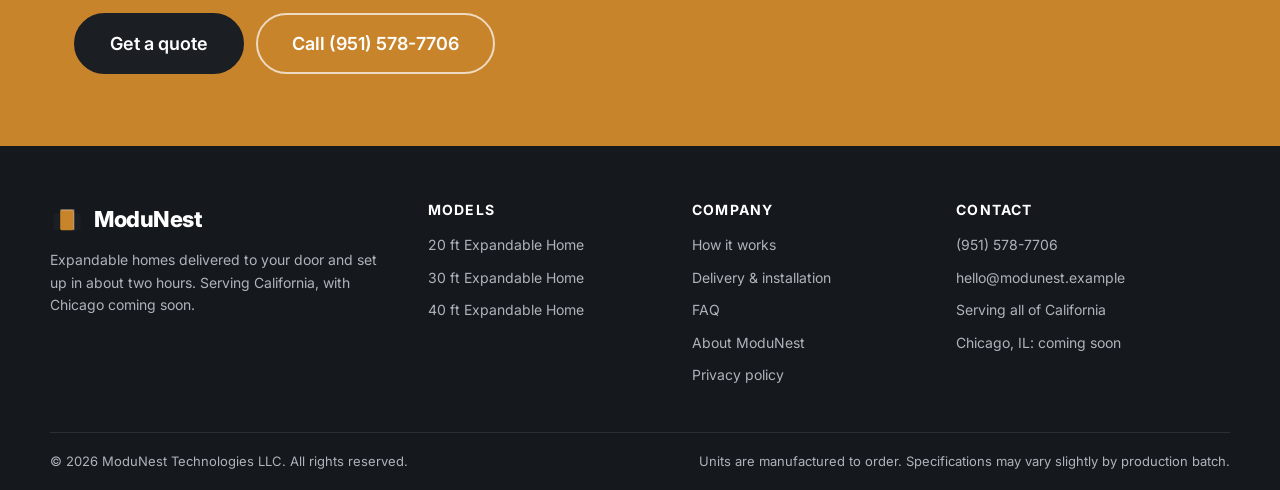
<file: model-20ft.html>
<!DOCTYPE html>
<html lang="en">
<head>
<meta charset="UTF-8">
<meta name="viewport" content="width=device-width, initial-scale=1">
<title>20 ft Expandable Home – 398 sq ft, 1 bedroom expandable container home | ModuNest</title>
<meta name="description" content="20 ft Expandable Home: 398 sq ft, 1 bedroom, 1 bath expandable container home delivered and set up in California in about two hours. Specs, floor plan and pricing.">
<link rel="canonical" href="https://rogerhong02.github.io/modunest-site/model-20ft.html">
<meta property="og:title" content="20 ft Expandable Home – 398 sq ft, 1 bedroom expandable container home | ModuNest">
<meta property="og:description" content="20 ft Expandable Home: 398 sq ft, 1 bedroom, 1 bath expandable container home delivered and set up in California in about two hours. Specs, floor plan and pricing.">
<meta property="og:image" content="https://rogerhong02.github.io/modunest-site/images/40ft-card.jpg">
<meta property="og:type" content="website">
<meta name="theme-color" content="#1B1F24">
<link rel="icon" href="images/favicon.svg" type="image/svg+xml">
<link rel="preconnect" href="https://fonts.googleapis.com"><link rel="preconnect" href="https://fonts.gstatic.com" crossorigin>
<link rel="stylesheet" href="https://fonts.googleapis.com/css2?family=Inter:wght@400;500;600;700;800&display=swap">
<link rel="stylesheet" href="css/style.css">
</head>
<body>
<div class="announce">California inventory is sold out. <a href="quote.html">Reserve a unit from the next shipment</a></div>
<header class="header"><div class="container">
  <a class="logo" href="index.html"><svg viewBox="0 0 40 40" fill="none" aria-hidden="true"><rect x="4" y="12" width="32" height="20" rx="3" fill="#1B1F24"/><rect x="12" y="8" width="16" height="24" rx="2" fill="#C8842B"/><path d="M12 8h16v24" stroke="#fff" stroke-width="1.5" opacity=".35"/></svg><span>ModuNest</span></a>
  <nav class="nav"><ul>
    <li><a href="models.html">Models</a></li>
    <li><a href="how-it-works.html">How It Works</a></li>
    <li><a href="delivery.html">Delivery &amp; Install</a></li>
    <li><a href="faq.html">FAQ</a></li>
    <li><a href="about.html">About</a></li>
    <li class="nav-cta"><a class="btn btn-primary" href="quote.html">Get a Quote</a></li>
  </ul></nav>
  <div class="header-right">
    <a class="header-phone" href="tel:+19515787706"><svg viewBox="0 0 24 24" fill="none" stroke="currentColor" stroke-width="2" stroke-linecap="round" stroke-linejoin="round" aria-hidden="true"><path d="M22 16.92v3a2 2 0 0 1-2.18 2 19.79 19.79 0 0 1-8.63-3.07 19.5 19.5 0 0 1-6-6 19.79 19.79 0 0 1-3.07-8.67A2 2 0 0 1 4.11 2h3a2 2 0 0 1 2 1.72c.13.96.37 1.9.72 2.81a2 2 0 0 1-.45 2.11L8.09 9.91a16 16 0 0 0 6 6l1.27-1.27a2 2 0 0 1 2.11-.45c.91.35 1.85.59 2.81.72A2 2 0 0 1 22 16.92z"/></svg>(951) 578-7706</a>
    <a class="btn btn-primary btn-sm" href="quote.html">Get a Quote</a>
    <button class="nav-toggle" aria-label="Menu"><span></span><span></span><span></span></button>
  </div>
</div></header>
<section class="page-head"><div class="container">
  <div class="crumbs"><a href="index.html">Home</a> / <a href="models.html">Models</a> / 20 ft Expandable Home</div>
</div></section>
<section class="container model-layout" style="padding-bottom:64px">
  <div class="model-gallery">
    <div class="main"><img src="images/20ft-card.jpg" alt="20 ft Expandable Home"></div>
    <div class="thumbs"><button type="button" class="active" data-src="images/20ft-card.jpg"><img src="images/20ft-card.jpg" alt="20 ft Expandable Home – Real unit, showroom" loading="lazy"></button><button type="button" class="" data-src="images/20ft-shop-2.jpg"><img src="images/20ft-shop-2.jpg" alt="20 ft Expandable Home – Real unit, side" loading="lazy"></button><button type="button" class="" data-src="images/20ft-dining.jpg"><img src="images/20ft-dining.jpg" alt="20 ft Expandable Home – Dining area" loading="lazy"></button><button type="button" class="" data-src="images/20ft-kitchen.jpg"><img src="images/20ft-kitchen.jpg" alt="20 ft Expandable Home – Kitchen" loading="lazy"></button><button type="button" class="" data-src="images/20ft-living.jpg"><img src="images/20ft-living.jpg" alt="20 ft Expandable Home – Living area" loading="lazy"></button><button type="button" class="" data-src="images/20ft-bath.jpg"><img src="images/20ft-bath.jpg" alt="20 ft Expandable Home – Bathroom" loading="lazy"></button><button type="button" class="" data-src="images/20ft-3d.jpg"><img src="images/20ft-3d.jpg" alt="20 ft Expandable Home – 3D layout" loading="lazy"></button></div>
  </div>
  <aside class="buy-box">
    <span class="pill">1 bed · 1 bath · sleeps 2 to 4</span>
    <h1>20 ft Expandable Home</h1>
    <p class="muted">Studio-plus layout with a real bedroom, kitchen and full bath.</p>
    <div class="facts">
      <div class="fact"><b>398</b><span>sq ft</span></div>
      <div class="fact"><b>1</b><span>bedroom</span></div>
      <div class="fact"><b>~2 h</b><span>setup</span></div>
    </div>
    <div class="price">Pricing on request<small>Delivery and installation quoted by zip code</small></div>
    <div class="actions">
      <a class="btn btn-primary btn-lg" href="quote.html?model=20ft">Get a quote</a>
      <a class="btn btn-outline" href="tel:+19515787706">Call (951) 578-7706</a>
    </div>
    <ul class="inc">
      <li>Finished kitchen and full bathroom</li>
      <li>Windows, doors, flooring, lighting installed</li>
      <li>Delivered to your site and set up by our crew</li>
      <li>Optional furniture package</li>
    </ul>
  </aside>
</section>

<section class="section soft" id="specs"><div class="container">
  <div class="grid grid-2" style="gap:48px;align-items:start">
    <div>
      <span class="eyebrow">Specifications</span>
      <h2 style="font-size:30px;margin-bottom:20px">20 ft Expandable Home</h2>
      <table class="specs">
        <tr><th>Living area</th><td>398 sq ft <small>37 m²</small></td></tr>
        <tr><th>Layout</th><td>1 bedroom, open living and dining, kitchen, full bathroom with shower</td></tr>
        <tr><th>Sleeps</th><td>2 to 4 people</td></tr>
        <tr><th>Expanded size (L × W × H)</th><td>19' 4" L × 20' 8" W × 8' 2" H<small>5900 × 6300 × 2480 mm</small></td></tr>
        <tr><th>Interior size</th><td>17' 11" × 20' 2" × 7' 4" ceiling<small>5460 × 6140 × 2240 mm</small></td></tr>
        <tr><th>Folded for transport</th><td>19' 4" × 7' 3" × 8' 2"<small>5900 × 2200 × 2480 mm · fits a standard flatbed</small></td></tr>
        <tr><th>Unit weight</th><td>6,170 lb<small>2.8 t</small></td></tr>
        <tr><th>Electrical load</th><td>12 kW design load<small>240 V hookup</small></td></tr>
        <tr><th>Structure</th><td>Galvanized steel frame, insulated sandwich panels<small>Double-wing expandable design</small></td></tr>
        <tr><th>Best for</th><td>Backyard ADU · Guest house · Home office · Rental unit</td></tr>
      </table>
    </div>
    <div>
      <span class="eyebrow">Floor plan</span>
      <h2 style="font-size:30px;margin-bottom:20px">How the space works</h2>
      <div class="floorplan">
        <a href="images/20ft-floorplan.jpg" data-lightbox="images/20ft-floorplan.jpg"><img src="images/20ft-floorplan.jpg" alt="20 ft Expandable Home floor plan"></a>
        <a href="images/20ft-3d.jpg" data-lightbox="images/20ft-3d.jpg"><img src="images/20ft-3d.jpg" alt="20 ft Expandable Home 3D layout"></a>
      </div>
      <p class="muted small mt-16">Standard layout shown. Both wings fold in for transport and expand on site to the full width.</p>
    </div>
  </div>
</div></section>

<section class="section"><div class="container">
  <div class="sec-head"><span class="eyebrow">What's included</span><h2>Move-in ready, not a kit</h2></div>
  <div class="grid grid-2" style="gap:48px">
    <div>
      <div class="check"><svg viewBox="0 0 24 24" fill="none" stroke="currentColor" stroke-width="2" stroke-linecap="round" stroke-linejoin="round" aria-hidden="true"><circle cx="12" cy="12" r="10"/><polyline points="9 12 11 14 15 10"/></svg><div><b>Complete shell</b> – steel frame, insulated wall and roof panels, exterior cladding</div></div>
      <div class="check"><svg viewBox="0 0 24 24" fill="none" stroke="currentColor" stroke-width="2" stroke-linecap="round" stroke-linejoin="round" aria-hidden="true"><circle cx="12" cy="12" r="10"/><polyline points="9 12 11 14 15 10"/></svg><div><b>Kitchen</b> – cabinets, countertop, sink; ready for your appliances</div></div>
      <div class="check"><svg viewBox="0 0 24 24" fill="none" stroke="currentColor" stroke-width="2" stroke-linecap="round" stroke-linejoin="round" aria-hidden="true"><circle cx="12" cy="12" r="10"/><polyline points="9 12 11 14 15 10"/></svg><div><b>Full bathroom</b> – toilet, vanity, glass shower</div></div>
      <div class="check"><svg viewBox="0 0 24 24" fill="none" stroke="currentColor" stroke-width="2" stroke-linecap="round" stroke-linejoin="round" aria-hidden="true"><circle cx="12" cy="12" r="10"/><polyline points="9 12 11 14 15 10"/></svg><div><b>Windows and doors</b> – aluminum frames, double glazing, glass entry doors</div></div>
    </div>
    <div>
      <div class="check"><svg viewBox="0 0 24 24" fill="none" stroke="currentColor" stroke-width="2" stroke-linecap="round" stroke-linejoin="round" aria-hidden="true"><circle cx="12" cy="12" r="10"/><polyline points="9 12 11 14 15 10"/></svg><div><b>Interior finish</b> – flooring, wall panels, LED ceiling lights, outlets and switches</div></div>
      <div class="check"><svg viewBox="0 0 24 24" fill="none" stroke="currentColor" stroke-width="2" stroke-linecap="round" stroke-linejoin="round" aria-hidden="true"><circle cx="12" cy="12" r="10"/><polyline points="9 12 11 14 15 10"/></svg><div><b>Delivery</b> – to your address anywhere in California</div></div>
      <div class="check"><svg viewBox="0 0 24 24" fill="none" stroke="currentColor" stroke-width="2" stroke-linecap="round" stroke-linejoin="round" aria-hidden="true"><circle cx="12" cy="12" r="10"/><polyline points="9 12 11 14 15 10"/></svg><div><b>Setup</b> – our crew unfolds, levels and locks the unit, about two hours on site</div></div>
      <div class="check"><svg viewBox="0 0 24 24" fill="none" stroke="currentColor" stroke-width="2" stroke-linecap="round" stroke-linejoin="round" aria-hidden="true"><circle cx="12" cy="12" r="10"/><polyline points="9 12 11 14 15 10"/></svg><div><b>Optional</b> – furniture package, appliances, solar-ready electrical</div></div>
    </div>
  </div>
</div></section>

<section class="section soft"><div class="container">
  <div class="sec-head"><span class="eyebrow">Compare</span><h2>Other sizes</h2></div>
  <div class="model-nav"><a href="model-20ft.html" class="current"><img src="images/20ft-card.jpg" alt=""><div><b>20 ft Expandable Home</b><span>398 sq ft · 1 bed</span></div></a><a href="model-30ft.html" class=""><img src="images/30ft-card.jpg" alt=""><div><b>30 ft Expandable Home</b><span>603 sq ft · 2 bed</span></div></a><a href="model-40ft.html" class=""><img src="images/40ft-card.jpg" alt=""><div><b>40 ft Expandable Home</b><span>775 sq ft · 3 bed</span></div></a></div>
</div></section>

<section class="cta"><div class="container">
  <div><h2>Get pricing for the 20 ft Expandable Home</h2><p>Tell us your zip code and how you plan to use it. We reply within one business day.</p></div>
  <div class="actions"><a class="btn btn-dark btn-lg" href="quote.html?model=20ft">Get a quote</a><a class="btn btn-outline-light btn-lg" href="tel:+19515787706">Call (951) 578-7706</a></div>
</div></section>

<footer class="footer">
  <div class="container top">
    <div>
      <a class="logo" href="index.html"><svg viewBox="0 0 40 40" fill="none" aria-hidden="true"><rect x="4" y="12" width="32" height="20" rx="3" fill="#1B1F24"/><rect x="12" y="8" width="16" height="24" rx="2" fill="#C8842B"/><path d="M12 8h16v24" stroke="#fff" stroke-width="1.5" opacity=".35"/></svg><span>ModuNest</span></a>
      <p>Expandable homes delivered to your door and set up in about two hours. Serving California, with Chicago coming soon.</p>
    </div>
    <div><h4>Models</h4><ul><li><a href="model-20ft.html">20 ft Expandable Home</a></li><li><a href="model-30ft.html">30 ft Expandable Home</a></li><li><a href="model-40ft.html">40 ft Expandable Home</a></li></ul></div>
    <div><h4>Company</h4><ul>
      <li><a href="how-it-works.html">How it works</a></li>
      <li><a href="delivery.html">Delivery &amp; installation</a></li>
      <li><a href="faq.html">FAQ</a></li>
      <li><a href="about.html">About ModuNest</a></li>
      <li><a href="privacy.html">Privacy policy</a></li>
    </ul></div>
    <div><h4>Contact</h4><ul>
      <li><a href="tel:+19515787706">(951) 578-7706</a></li>
      <li><a href="mailto:hello@modunest.example">hello@modunest.example</a></li>
      <li>Serving all of California</li>
      <li>Chicago, IL: coming soon</li>
    </ul></div>
  </div>
  <div class="container bottom">
    <span>© 2026 ModuNest Technologies LLC. All rights reserved.</span>
    <span>Units are manufactured to order. Specifications may vary slightly by production batch.</span>
  </div>
</footer>
<div class="mobile-cta">
  <a class="btn btn-outline" href="tel:+19515787706"><svg viewBox="0 0 24 24" fill="none" stroke="currentColor" stroke-width="2" stroke-linecap="round" stroke-linejoin="round" aria-hidden="true"><path d="M22 16.92v3a2 2 0 0 1-2.18 2 19.79 19.79 0 0 1-8.63-3.07 19.5 19.5 0 0 1-6-6 19.79 19.79 0 0 1-3.07-8.67A2 2 0 0 1 4.11 2h3a2 2 0 0 1 2 1.72c.13.96.37 1.9.72 2.81a2 2 0 0 1-.45 2.11L8.09 9.91a16 16 0 0 0 6 6l1.27-1.27a2 2 0 0 1 2.11-.45c.91.35 1.85.59 2.81.72A2 2 0 0 1 22 16.92z"/></svg> Call</a>
  <a class="btn btn-primary" href="quote.html">Get a Quote</a>
</div>
<script src="js/main.js"></script>
</body>
</html>
</file>
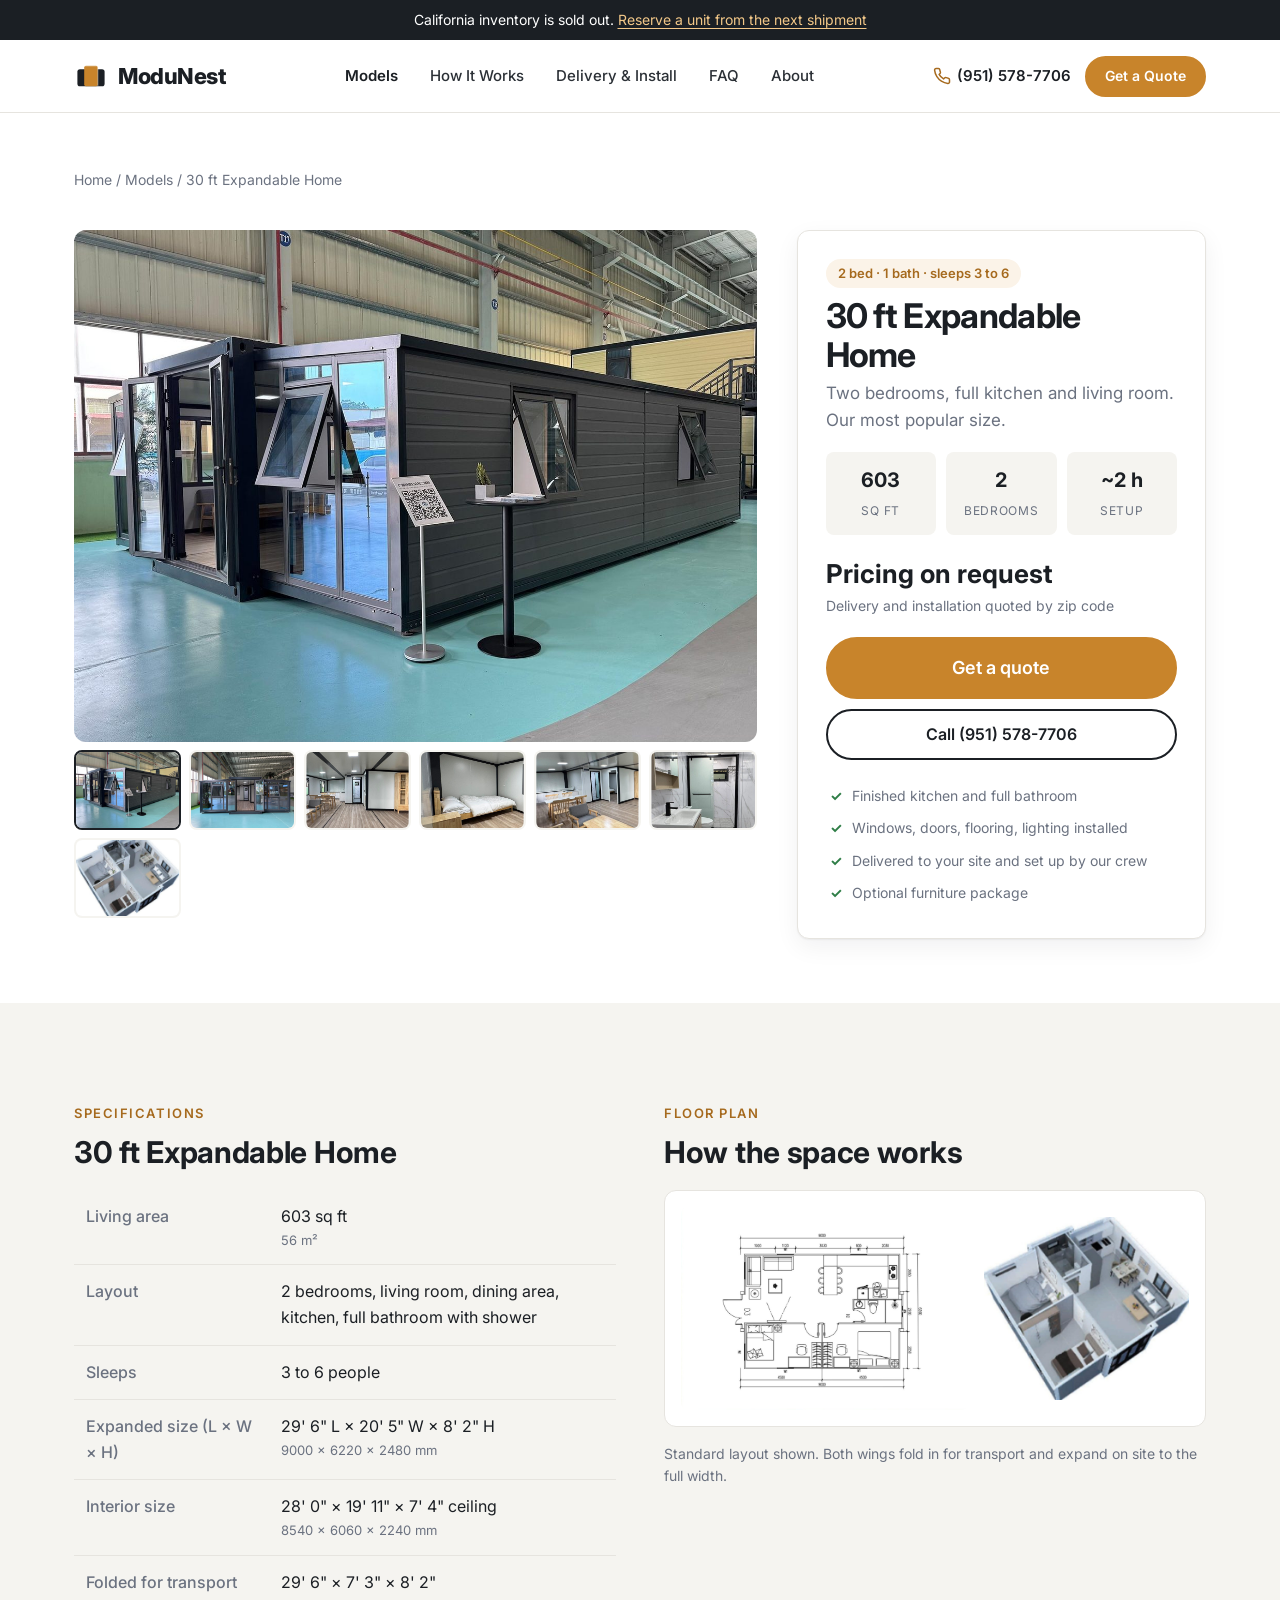
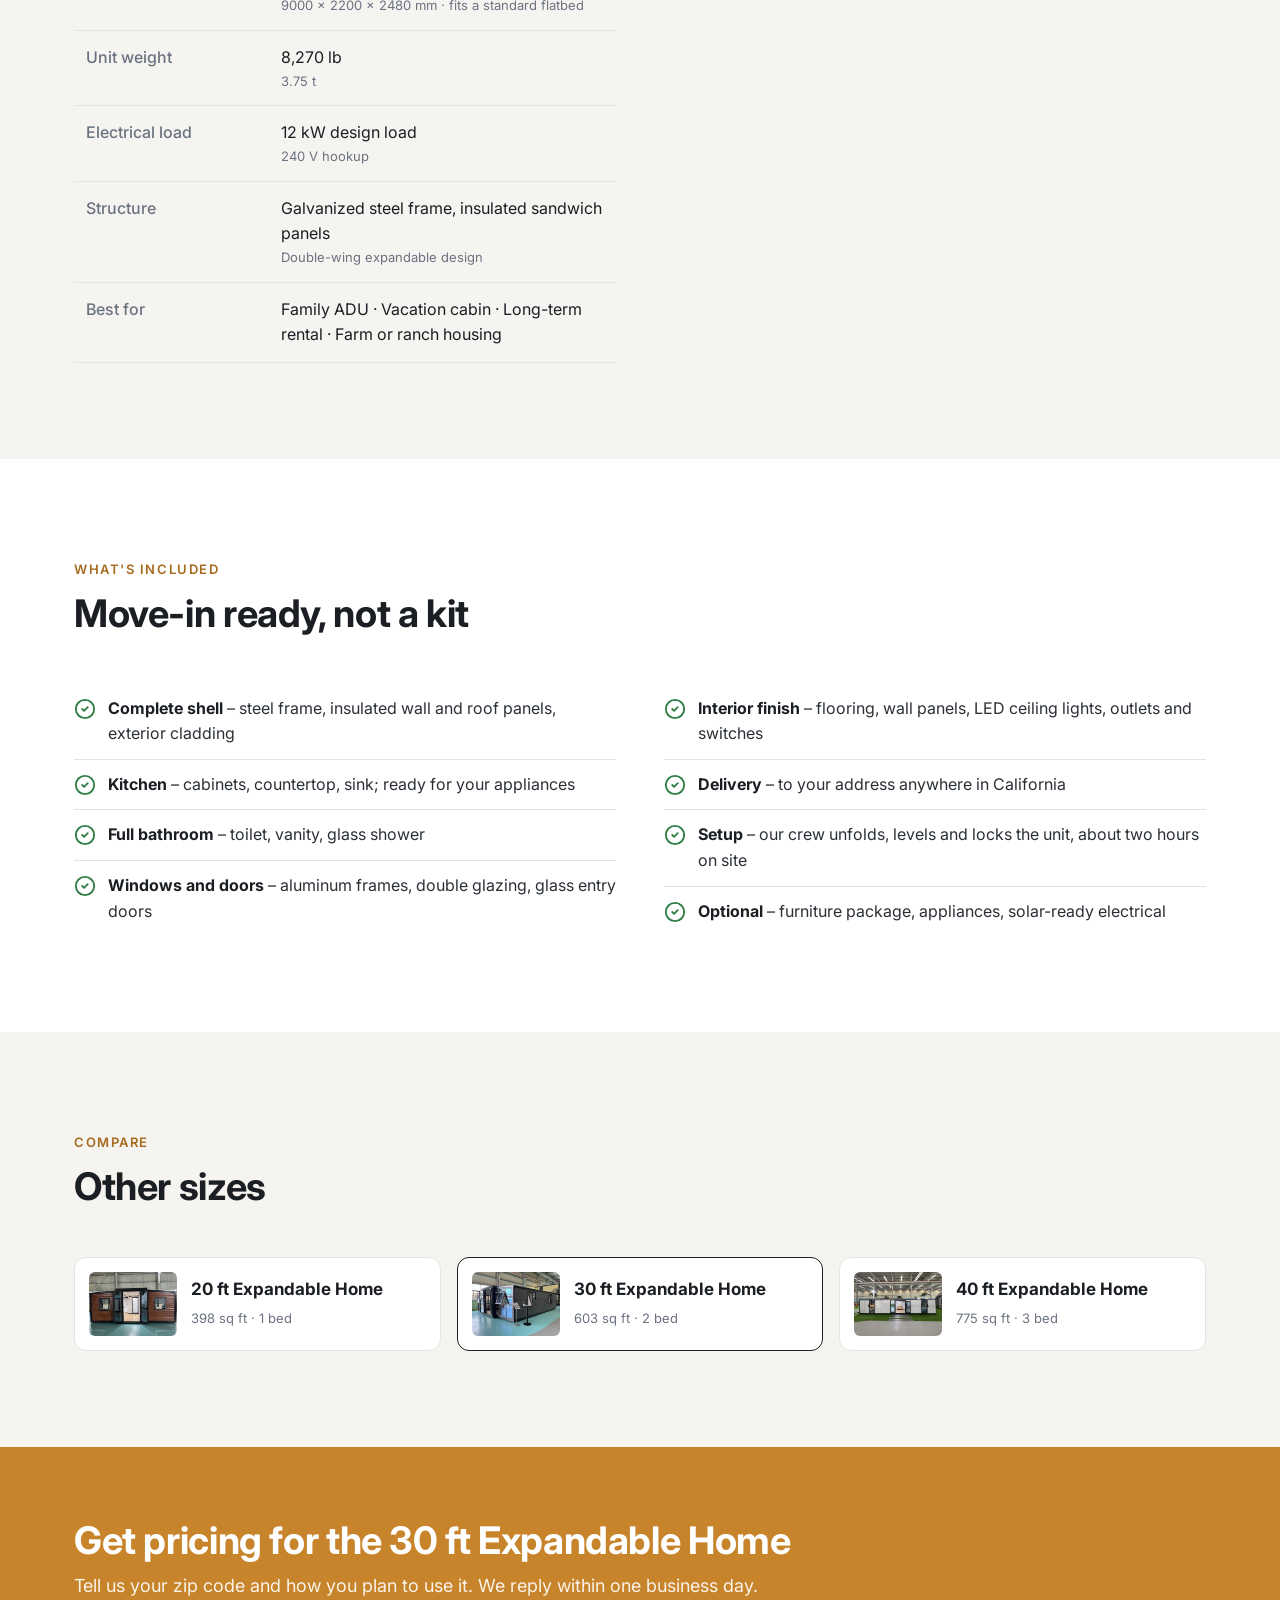
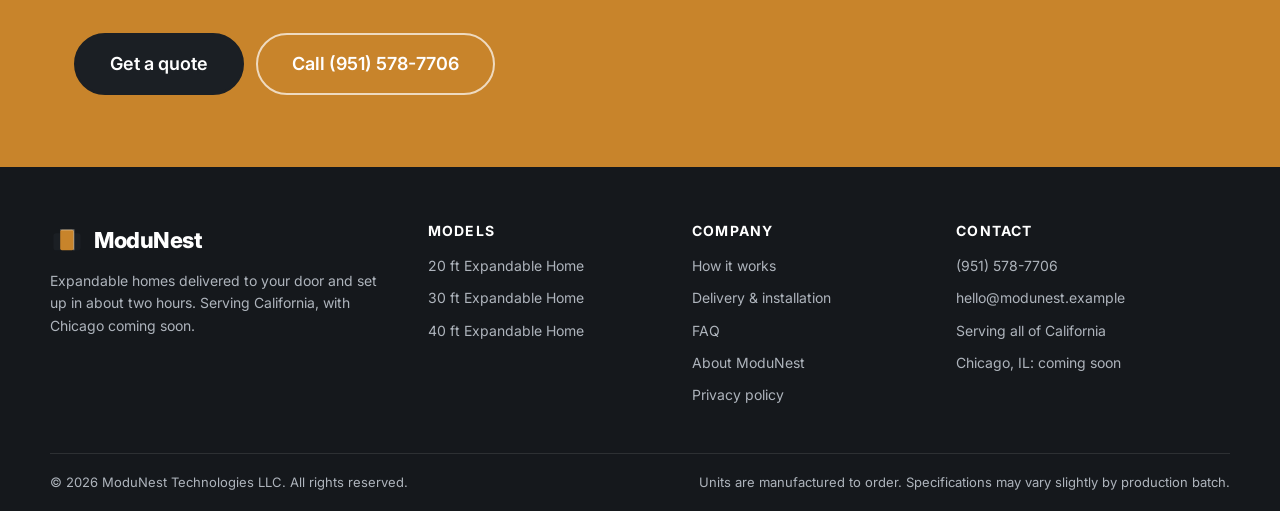
<file: model-30ft.html>
<!DOCTYPE html>
<html lang="en">
<head>
<meta charset="UTF-8">
<meta name="viewport" content="width=device-width, initial-scale=1">
<title>30 ft Expandable Home – 603 sq ft, 2 bedroom expandable container home | ModuNest</title>
<meta name="description" content="30 ft Expandable Home: 603 sq ft, 2 bedroom, 1 bath expandable container home delivered and set up in California in about two hours. Specs, floor plan and pricing.">
<link rel="canonical" href="https://rogerhong02.github.io/modunest-site/model-30ft.html">
<meta property="og:title" content="30 ft Expandable Home – 603 sq ft, 2 bedroom expandable container home | ModuNest">
<meta property="og:description" content="30 ft Expandable Home: 603 sq ft, 2 bedroom, 1 bath expandable container home delivered and set up in California in about two hours. Specs, floor plan and pricing.">
<meta property="og:image" content="https://rogerhong02.github.io/modunest-site/images/40ft-card.jpg">
<meta property="og:type" content="website">
<meta name="theme-color" content="#1B1F24">
<link rel="icon" href="images/favicon.svg" type="image/svg+xml">
<link rel="preconnect" href="https://fonts.googleapis.com"><link rel="preconnect" href="https://fonts.gstatic.com" crossorigin>
<link rel="stylesheet" href="https://fonts.googleapis.com/css2?family=Inter:wght@400;500;600;700;800&display=swap">
<link rel="stylesheet" href="css/style.css">
</head>
<body>
<div class="announce">California inventory is sold out. <a href="quote.html">Reserve a unit from the next shipment</a></div>
<header class="header"><div class="container">
  <a class="logo" href="index.html"><svg viewBox="0 0 40 40" fill="none" aria-hidden="true"><rect x="4" y="12" width="32" height="20" rx="3" fill="#1B1F24"/><rect x="12" y="8" width="16" height="24" rx="2" fill="#C8842B"/><path d="M12 8h16v24" stroke="#fff" stroke-width="1.5" opacity=".35"/></svg><span>ModuNest</span></a>
  <nav class="nav"><ul>
    <li><a href="models.html">Models</a></li>
    <li><a href="how-it-works.html">How It Works</a></li>
    <li><a href="delivery.html">Delivery &amp; Install</a></li>
    <li><a href="faq.html">FAQ</a></li>
    <li><a href="about.html">About</a></li>
    <li class="nav-cta"><a class="btn btn-primary" href="quote.html">Get a Quote</a></li>
  </ul></nav>
  <div class="header-right">
    <a class="header-phone" href="tel:+19515787706"><svg viewBox="0 0 24 24" fill="none" stroke="currentColor" stroke-width="2" stroke-linecap="round" stroke-linejoin="round" aria-hidden="true"><path d="M22 16.92v3a2 2 0 0 1-2.18 2 19.79 19.79 0 0 1-8.63-3.07 19.5 19.5 0 0 1-6-6 19.79 19.79 0 0 1-3.07-8.67A2 2 0 0 1 4.11 2h3a2 2 0 0 1 2 1.72c.13.96.37 1.9.72 2.81a2 2 0 0 1-.45 2.11L8.09 9.91a16 16 0 0 0 6 6l1.27-1.27a2 2 0 0 1 2.11-.45c.91.35 1.85.59 2.81.72A2 2 0 0 1 22 16.92z"/></svg>(951) 578-7706</a>
    <a class="btn btn-primary btn-sm" href="quote.html">Get a Quote</a>
    <button class="nav-toggle" aria-label="Menu"><span></span><span></span><span></span></button>
  </div>
</div></header>
<section class="page-head"><div class="container">
  <div class="crumbs"><a href="index.html">Home</a> / <a href="models.html">Models</a> / 30 ft Expandable Home</div>
</div></section>
<section class="container model-layout" style="padding-bottom:64px">
  <div class="model-gallery">
    <div class="main"><img src="images/30ft-card.jpg" alt="30 ft Expandable Home"></div>
    <div class="thumbs"><button type="button" class="active" data-src="images/30ft-card.jpg"><img src="images/30ft-card.jpg" alt="30 ft Expandable Home – Real unit, showroom" loading="lazy"></button><button type="button" class="" data-src="images/30ft-shop-2.jpg"><img src="images/30ft-shop-2.jpg" alt="30 ft Expandable Home – Real unit, glass front" loading="lazy"></button><button type="button" class="" data-src="images/30ft-living.jpg"><img src="images/30ft-living.jpg" alt="30 ft Expandable Home – Living area" loading="lazy"></button><button type="button" class="" data-src="images/30ft-bedroom.jpg"><img src="images/30ft-bedroom.jpg" alt="30 ft Expandable Home – Bedroom" loading="lazy"></button><button type="button" class="" data-src="images/30ft-dining.jpg"><img src="images/30ft-dining.jpg" alt="30 ft Expandable Home – Dining and kitchen" loading="lazy"></button><button type="button" class="" data-src="images/30ft-bath.jpg"><img src="images/30ft-bath.jpg" alt="30 ft Expandable Home – Bathroom" loading="lazy"></button><button type="button" class="" data-src="images/30ft-3d.jpg"><img src="images/30ft-3d.jpg" alt="30 ft Expandable Home – 3D layout" loading="lazy"></button></div>
  </div>
  <aside class="buy-box">
    <span class="pill">2 bed · 1 bath · sleeps 3 to 6</span>
    <h1>30 ft Expandable Home</h1>
    <p class="muted">Two bedrooms, full kitchen and living room. Our most popular size.</p>
    <div class="facts">
      <div class="fact"><b>603</b><span>sq ft</span></div>
      <div class="fact"><b>2</b><span>bedrooms</span></div>
      <div class="fact"><b>~2 h</b><span>setup</span></div>
    </div>
    <div class="price">Pricing on request<small>Delivery and installation quoted by zip code</small></div>
    <div class="actions">
      <a class="btn btn-primary btn-lg" href="quote.html?model=30ft">Get a quote</a>
      <a class="btn btn-outline" href="tel:+19515787706">Call (951) 578-7706</a>
    </div>
    <ul class="inc">
      <li>Finished kitchen and full bathroom</li>
      <li>Windows, doors, flooring, lighting installed</li>
      <li>Delivered to your site and set up by our crew</li>
      <li>Optional furniture package</li>
    </ul>
  </aside>
</section>

<section class="section soft" id="specs"><div class="container">
  <div class="grid grid-2" style="gap:48px;align-items:start">
    <div>
      <span class="eyebrow">Specifications</span>
      <h2 style="font-size:30px;margin-bottom:20px">30 ft Expandable Home</h2>
      <table class="specs">
        <tr><th>Living area</th><td>603 sq ft <small>56 m²</small></td></tr>
        <tr><th>Layout</th><td>2 bedrooms, living room, dining area, kitchen, full bathroom with shower</td></tr>
        <tr><th>Sleeps</th><td>3 to 6 people</td></tr>
        <tr><th>Expanded size (L × W × H)</th><td>29' 6" L × 20' 5" W × 8' 2" H<small>9000 × 6220 × 2480 mm</small></td></tr>
        <tr><th>Interior size</th><td>28' 0" × 19' 11" × 7' 4" ceiling<small>8540 × 6060 × 2240 mm</small></td></tr>
        <tr><th>Folded for transport</th><td>29' 6" × 7' 3" × 8' 2"<small>9000 × 2200 × 2480 mm · fits a standard flatbed</small></td></tr>
        <tr><th>Unit weight</th><td>8,270 lb<small>3.75 t</small></td></tr>
        <tr><th>Electrical load</th><td>12 kW design load<small>240 V hookup</small></td></tr>
        <tr><th>Structure</th><td>Galvanized steel frame, insulated sandwich panels<small>Double-wing expandable design</small></td></tr>
        <tr><th>Best for</th><td>Family ADU · Vacation cabin · Long-term rental · Farm or ranch housing</td></tr>
      </table>
    </div>
    <div>
      <span class="eyebrow">Floor plan</span>
      <h2 style="font-size:30px;margin-bottom:20px">How the space works</h2>
      <div class="floorplan">
        <a href="images/30ft-floorplan.jpg" data-lightbox="images/30ft-floorplan.jpg"><img src="images/30ft-floorplan.jpg" alt="30 ft Expandable Home floor plan"></a>
        <a href="images/30ft-3d.jpg" data-lightbox="images/30ft-3d.jpg"><img src="images/30ft-3d.jpg" alt="30 ft Expandable Home 3D layout"></a>
      </div>
      <p class="muted small mt-16">Standard layout shown. Both wings fold in for transport and expand on site to the full width.</p>
    </div>
  </div>
</div></section>

<section class="section"><div class="container">
  <div class="sec-head"><span class="eyebrow">What's included</span><h2>Move-in ready, not a kit</h2></div>
  <div class="grid grid-2" style="gap:48px">
    <div>
      <div class="check"><svg viewBox="0 0 24 24" fill="none" stroke="currentColor" stroke-width="2" stroke-linecap="round" stroke-linejoin="round" aria-hidden="true"><circle cx="12" cy="12" r="10"/><polyline points="9 12 11 14 15 10"/></svg><div><b>Complete shell</b> – steel frame, insulated wall and roof panels, exterior cladding</div></div>
      <div class="check"><svg viewBox="0 0 24 24" fill="none" stroke="currentColor" stroke-width="2" stroke-linecap="round" stroke-linejoin="round" aria-hidden="true"><circle cx="12" cy="12" r="10"/><polyline points="9 12 11 14 15 10"/></svg><div><b>Kitchen</b> – cabinets, countertop, sink; ready for your appliances</div></div>
      <div class="check"><svg viewBox="0 0 24 24" fill="none" stroke="currentColor" stroke-width="2" stroke-linecap="round" stroke-linejoin="round" aria-hidden="true"><circle cx="12" cy="12" r="10"/><polyline points="9 12 11 14 15 10"/></svg><div><b>Full bathroom</b> – toilet, vanity, glass shower</div></div>
      <div class="check"><svg viewBox="0 0 24 24" fill="none" stroke="currentColor" stroke-width="2" stroke-linecap="round" stroke-linejoin="round" aria-hidden="true"><circle cx="12" cy="12" r="10"/><polyline points="9 12 11 14 15 10"/></svg><div><b>Windows and doors</b> – aluminum frames, double glazing, glass entry doors</div></div>
    </div>
    <div>
      <div class="check"><svg viewBox="0 0 24 24" fill="none" stroke="currentColor" stroke-width="2" stroke-linecap="round" stroke-linejoin="round" aria-hidden="true"><circle cx="12" cy="12" r="10"/><polyline points="9 12 11 14 15 10"/></svg><div><b>Interior finish</b> – flooring, wall panels, LED ceiling lights, outlets and switches</div></div>
      <div class="check"><svg viewBox="0 0 24 24" fill="none" stroke="currentColor" stroke-width="2" stroke-linecap="round" stroke-linejoin="round" aria-hidden="true"><circle cx="12" cy="12" r="10"/><polyline points="9 12 11 14 15 10"/></svg><div><b>Delivery</b> – to your address anywhere in California</div></div>
      <div class="check"><svg viewBox="0 0 24 24" fill="none" stroke="currentColor" stroke-width="2" stroke-linecap="round" stroke-linejoin="round" aria-hidden="true"><circle cx="12" cy="12" r="10"/><polyline points="9 12 11 14 15 10"/></svg><div><b>Setup</b> – our crew unfolds, levels and locks the unit, about two hours on site</div></div>
      <div class="check"><svg viewBox="0 0 24 24" fill="none" stroke="currentColor" stroke-width="2" stroke-linecap="round" stroke-linejoin="round" aria-hidden="true"><circle cx="12" cy="12" r="10"/><polyline points="9 12 11 14 15 10"/></svg><div><b>Optional</b> – furniture package, appliances, solar-ready electrical</div></div>
    </div>
  </div>
</div></section>

<section class="section soft"><div class="container">
  <div class="sec-head"><span class="eyebrow">Compare</span><h2>Other sizes</h2></div>
  <div class="model-nav"><a href="model-20ft.html" class=""><img src="images/20ft-card.jpg" alt=""><div><b>20 ft Expandable Home</b><span>398 sq ft · 1 bed</span></div></a><a href="model-30ft.html" class="current"><img src="images/30ft-card.jpg" alt=""><div><b>30 ft Expandable Home</b><span>603 sq ft · 2 bed</span></div></a><a href="model-40ft.html" class=""><img src="images/40ft-card.jpg" alt=""><div><b>40 ft Expandable Home</b><span>775 sq ft · 3 bed</span></div></a></div>
</div></section>

<section class="cta"><div class="container">
  <div><h2>Get pricing for the 30 ft Expandable Home</h2><p>Tell us your zip code and how you plan to use it. We reply within one business day.</p></div>
  <div class="actions"><a class="btn btn-dark btn-lg" href="quote.html?model=30ft">Get a quote</a><a class="btn btn-outline-light btn-lg" href="tel:+19515787706">Call (951) 578-7706</a></div>
</div></section>

<footer class="footer">
  <div class="container top">
    <div>
      <a class="logo" href="index.html"><svg viewBox="0 0 40 40" fill="none" aria-hidden="true"><rect x="4" y="12" width="32" height="20" rx="3" fill="#1B1F24"/><rect x="12" y="8" width="16" height="24" rx="2" fill="#C8842B"/><path d="M12 8h16v24" stroke="#fff" stroke-width="1.5" opacity=".35"/></svg><span>ModuNest</span></a>
      <p>Expandable homes delivered to your door and set up in about two hours. Serving California, with Chicago coming soon.</p>
    </div>
    <div><h4>Models</h4><ul><li><a href="model-20ft.html">20 ft Expandable Home</a></li><li><a href="model-30ft.html">30 ft Expandable Home</a></li><li><a href="model-40ft.html">40 ft Expandable Home</a></li></ul></div>
    <div><h4>Company</h4><ul>
      <li><a href="how-it-works.html">How it works</a></li>
      <li><a href="delivery.html">Delivery &amp; installation</a></li>
      <li><a href="faq.html">FAQ</a></li>
      <li><a href="about.html">About ModuNest</a></li>
      <li><a href="privacy.html">Privacy policy</a></li>
    </ul></div>
    <div><h4>Contact</h4><ul>
      <li><a href="tel:+19515787706">(951) 578-7706</a></li>
      <li><a href="mailto:hello@modunest.example">hello@modunest.example</a></li>
      <li>Serving all of California</li>
      <li>Chicago, IL: coming soon</li>
    </ul></div>
  </div>
  <div class="container bottom">
    <span>© 2026 ModuNest Technologies LLC. All rights reserved.</span>
    <span>Units are manufactured to order. Specifications may vary slightly by production batch.</span>
  </div>
</footer>
<div class="mobile-cta">
  <a class="btn btn-outline" href="tel:+19515787706"><svg viewBox="0 0 24 24" fill="none" stroke="currentColor" stroke-width="2" stroke-linecap="round" stroke-linejoin="round" aria-hidden="true"><path d="M22 16.92v3a2 2 0 0 1-2.18 2 19.79 19.79 0 0 1-8.63-3.07 19.5 19.5 0 0 1-6-6 19.79 19.79 0 0 1-3.07-8.67A2 2 0 0 1 4.11 2h3a2 2 0 0 1 2 1.72c.13.96.37 1.9.72 2.81a2 2 0 0 1-.45 2.11L8.09 9.91a16 16 0 0 0 6 6l1.27-1.27a2 2 0 0 1 2.11-.45c.91.35 1.85.59 2.81.72A2 2 0 0 1 22 16.92z"/></svg> Call</a>
  <a class="btn btn-primary" href="quote.html">Get a Quote</a>
</div>
<script src="js/main.js"></script>
</body>
</html>
</file>
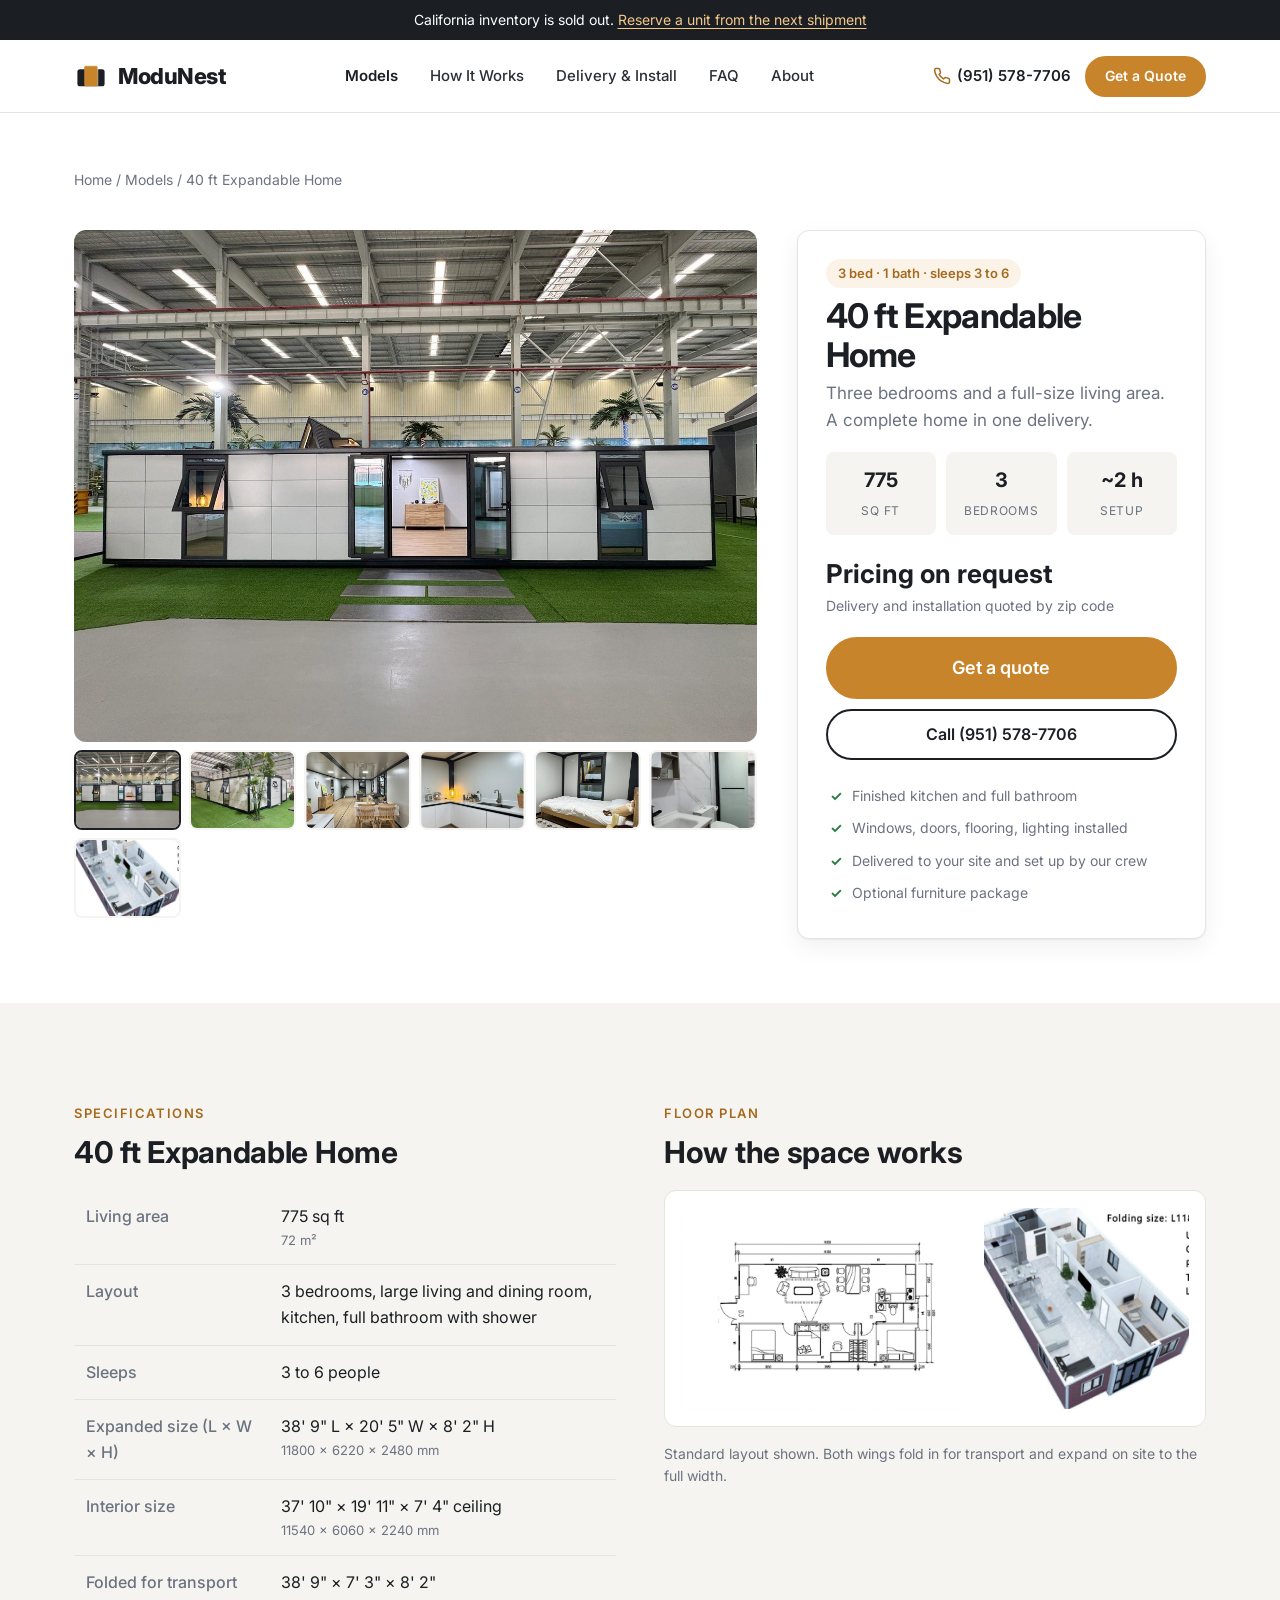
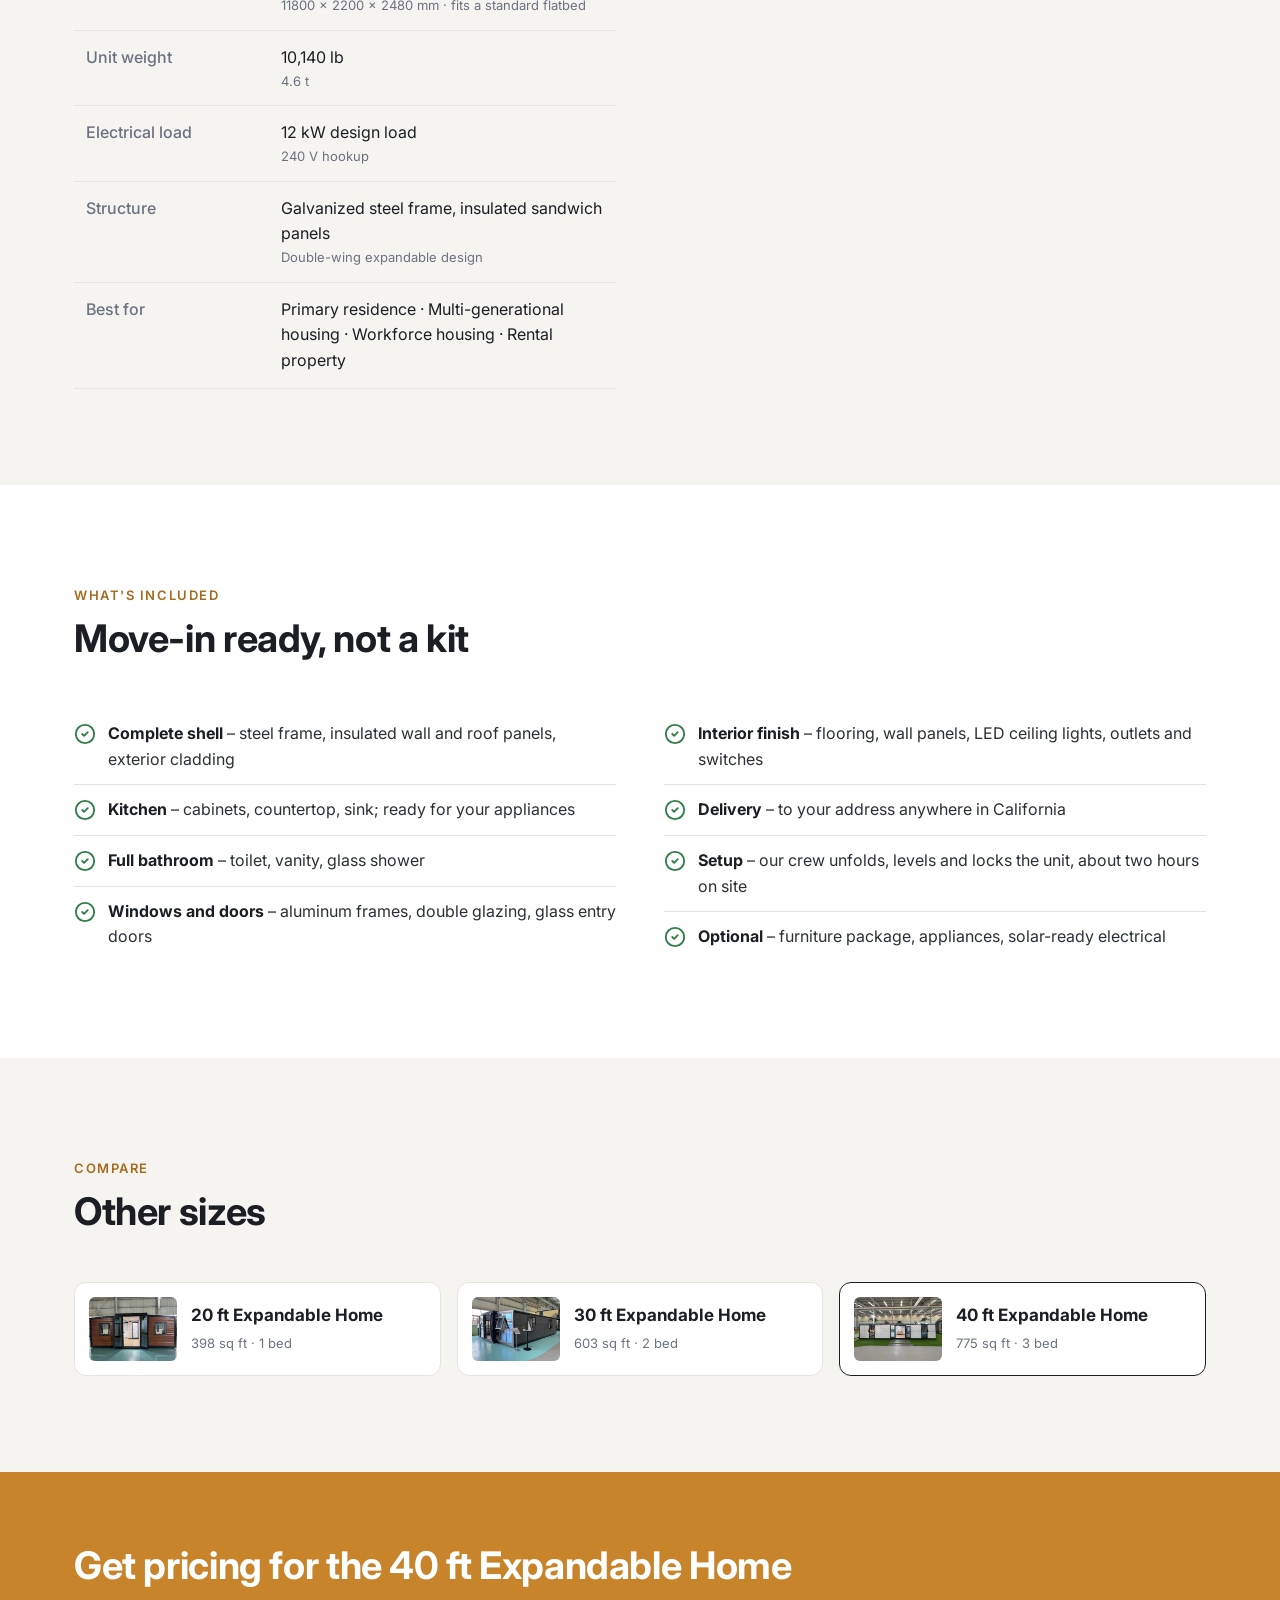
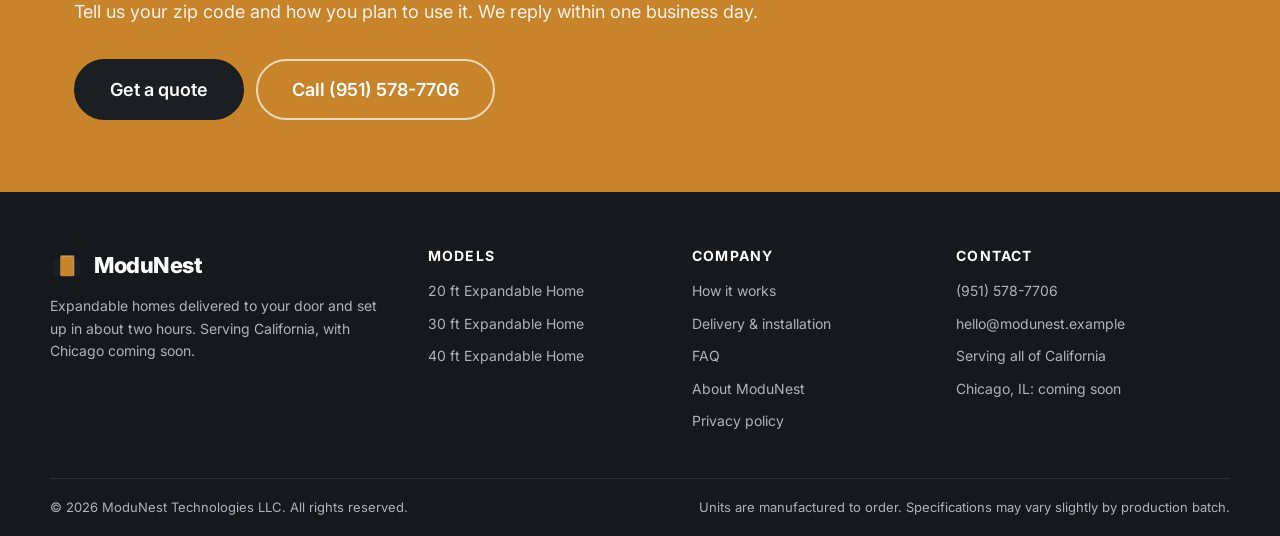
<file: model-40ft.html>
<!DOCTYPE html>
<html lang="en">
<head>
<meta charset="UTF-8">
<meta name="viewport" content="width=device-width, initial-scale=1">
<title>40 ft Expandable Home – 775 sq ft, 3 bedroom expandable container home | ModuNest</title>
<meta name="description" content="40 ft Expandable Home: 775 sq ft, 3 bedroom, 1 bath expandable container home delivered and set up in California in about two hours. Specs, floor plan and pricing.">
<link rel="canonical" href="https://rogerhong02.github.io/modunest-site/model-40ft.html">
<meta property="og:title" content="40 ft Expandable Home – 775 sq ft, 3 bedroom expandable container home | ModuNest">
<meta property="og:description" content="40 ft Expandable Home: 775 sq ft, 3 bedroom, 1 bath expandable container home delivered and set up in California in about two hours. Specs, floor plan and pricing.">
<meta property="og:image" content="https://rogerhong02.github.io/modunest-site/images/40ft-card.jpg">
<meta property="og:type" content="website">
<meta name="theme-color" content="#1B1F24">
<link rel="icon" href="images/favicon.svg" type="image/svg+xml">
<link rel="preconnect" href="https://fonts.googleapis.com"><link rel="preconnect" href="https://fonts.gstatic.com" crossorigin>
<link rel="stylesheet" href="https://fonts.googleapis.com/css2?family=Inter:wght@400;500;600;700;800&display=swap">
<link rel="stylesheet" href="css/style.css">
</head>
<body>
<div class="announce">California inventory is sold out. <a href="quote.html">Reserve a unit from the next shipment</a></div>
<header class="header"><div class="container">
  <a class="logo" href="index.html"><svg viewBox="0 0 40 40" fill="none" aria-hidden="true"><rect x="4" y="12" width="32" height="20" rx="3" fill="#1B1F24"/><rect x="12" y="8" width="16" height="24" rx="2" fill="#C8842B"/><path d="M12 8h16v24" stroke="#fff" stroke-width="1.5" opacity=".35"/></svg><span>ModuNest</span></a>
  <nav class="nav"><ul>
    <li><a href="models.html">Models</a></li>
    <li><a href="how-it-works.html">How It Works</a></li>
    <li><a href="delivery.html">Delivery &amp; Install</a></li>
    <li><a href="faq.html">FAQ</a></li>
    <li><a href="about.html">About</a></li>
    <li class="nav-cta"><a class="btn btn-primary" href="quote.html">Get a Quote</a></li>
  </ul></nav>
  <div class="header-right">
    <a class="header-phone" href="tel:+19515787706"><svg viewBox="0 0 24 24" fill="none" stroke="currentColor" stroke-width="2" stroke-linecap="round" stroke-linejoin="round" aria-hidden="true"><path d="M22 16.92v3a2 2 0 0 1-2.18 2 19.79 19.79 0 0 1-8.63-3.07 19.5 19.5 0 0 1-6-6 19.79 19.79 0 0 1-3.07-8.67A2 2 0 0 1 4.11 2h3a2 2 0 0 1 2 1.72c.13.96.37 1.9.72 2.81a2 2 0 0 1-.45 2.11L8.09 9.91a16 16 0 0 0 6 6l1.27-1.27a2 2 0 0 1 2.11-.45c.91.35 1.85.59 2.81.72A2 2 0 0 1 22 16.92z"/></svg>(951) 578-7706</a>
    <a class="btn btn-primary btn-sm" href="quote.html">Get a Quote</a>
    <button class="nav-toggle" aria-label="Menu"><span></span><span></span><span></span></button>
  </div>
</div></header>
<section class="page-head"><div class="container">
  <div class="crumbs"><a href="index.html">Home</a> / <a href="models.html">Models</a> / 40 ft Expandable Home</div>
</div></section>
<section class="container model-layout" style="padding-bottom:64px">
  <div class="model-gallery">
    <div class="main"><img src="images/40ft-card.jpg" alt="40 ft Expandable Home"></div>
    <div class="thumbs"><button type="button" class="active" data-src="images/40ft-card.jpg"><img src="images/40ft-card.jpg" alt="40 ft Expandable Home – Real unit, showroom" loading="lazy"></button><button type="button" class="" data-src="images/40ft-shop-2.jpg"><img src="images/40ft-shop-2.jpg" alt="40 ft Expandable Home – Real unit, side" loading="lazy"></button><button type="button" class="" data-src="images/40ft-living.jpg"><img src="images/40ft-living.jpg" alt="40 ft Expandable Home – Living and dining" loading="lazy"></button><button type="button" class="" data-src="images/40ft-kitchen.jpg"><img src="images/40ft-kitchen.jpg" alt="40 ft Expandable Home – Kitchen" loading="lazy"></button><button type="button" class="" data-src="images/40ft-bedroom.jpg"><img src="images/40ft-bedroom.jpg" alt="40 ft Expandable Home – Bedroom" loading="lazy"></button><button type="button" class="" data-src="images/40ft-bath.jpg"><img src="images/40ft-bath.jpg" alt="40 ft Expandable Home – Bathroom" loading="lazy"></button><button type="button" class="" data-src="images/40ft-3d.jpg"><img src="images/40ft-3d.jpg" alt="40 ft Expandable Home – 3D layout" loading="lazy"></button></div>
  </div>
  <aside class="buy-box">
    <span class="pill">3 bed · 1 bath · sleeps 3 to 6</span>
    <h1>40 ft Expandable Home</h1>
    <p class="muted">Three bedrooms and a full-size living area. A complete home in one delivery.</p>
    <div class="facts">
      <div class="fact"><b>775</b><span>sq ft</span></div>
      <div class="fact"><b>3</b><span>bedrooms</span></div>
      <div class="fact"><b>~2 h</b><span>setup</span></div>
    </div>
    <div class="price">Pricing on request<small>Delivery and installation quoted by zip code</small></div>
    <div class="actions">
      <a class="btn btn-primary btn-lg" href="quote.html?model=40ft">Get a quote</a>
      <a class="btn btn-outline" href="tel:+19515787706">Call (951) 578-7706</a>
    </div>
    <ul class="inc">
      <li>Finished kitchen and full bathroom</li>
      <li>Windows, doors, flooring, lighting installed</li>
      <li>Delivered to your site and set up by our crew</li>
      <li>Optional furniture package</li>
    </ul>
  </aside>
</section>

<section class="section soft" id="specs"><div class="container">
  <div class="grid grid-2" style="gap:48px;align-items:start">
    <div>
      <span class="eyebrow">Specifications</span>
      <h2 style="font-size:30px;margin-bottom:20px">40 ft Expandable Home</h2>
      <table class="specs">
        <tr><th>Living area</th><td>775 sq ft <small>72 m²</small></td></tr>
        <tr><th>Layout</th><td>3 bedrooms, large living and dining room, kitchen, full bathroom with shower</td></tr>
        <tr><th>Sleeps</th><td>3 to 6 people</td></tr>
        <tr><th>Expanded size (L × W × H)</th><td>38' 9" L × 20' 5" W × 8' 2" H<small>11800 × 6220 × 2480 mm</small></td></tr>
        <tr><th>Interior size</th><td>37' 10" × 19' 11" × 7' 4" ceiling<small>11540 × 6060 × 2240 mm</small></td></tr>
        <tr><th>Folded for transport</th><td>38' 9" × 7' 3" × 8' 2"<small>11800 × 2200 × 2480 mm · fits a standard flatbed</small></td></tr>
        <tr><th>Unit weight</th><td>10,140 lb<small>4.6 t</small></td></tr>
        <tr><th>Electrical load</th><td>12 kW design load<small>240 V hookup</small></td></tr>
        <tr><th>Structure</th><td>Galvanized steel frame, insulated sandwich panels<small>Double-wing expandable design</small></td></tr>
        <tr><th>Best for</th><td>Primary residence · Multi-generational housing · Workforce housing · Rental property</td></tr>
      </table>
    </div>
    <div>
      <span class="eyebrow">Floor plan</span>
      <h2 style="font-size:30px;margin-bottom:20px">How the space works</h2>
      <div class="floorplan">
        <a href="images/40ft-floorplan.jpg" data-lightbox="images/40ft-floorplan.jpg"><img src="images/40ft-floorplan.jpg" alt="40 ft Expandable Home floor plan"></a>
        <a href="images/40ft-3d.jpg" data-lightbox="images/40ft-3d.jpg"><img src="images/40ft-3d.jpg" alt="40 ft Expandable Home 3D layout"></a>
      </div>
      <p class="muted small mt-16">Standard layout shown. Both wings fold in for transport and expand on site to the full width.</p>
    </div>
  </div>
</div></section>

<section class="section"><div class="container">
  <div class="sec-head"><span class="eyebrow">What's included</span><h2>Move-in ready, not a kit</h2></div>
  <div class="grid grid-2" style="gap:48px">
    <div>
      <div class="check"><svg viewBox="0 0 24 24" fill="none" stroke="currentColor" stroke-width="2" stroke-linecap="round" stroke-linejoin="round" aria-hidden="true"><circle cx="12" cy="12" r="10"/><polyline points="9 12 11 14 15 10"/></svg><div><b>Complete shell</b> – steel frame, insulated wall and roof panels, exterior cladding</div></div>
      <div class="check"><svg viewBox="0 0 24 24" fill="none" stroke="currentColor" stroke-width="2" stroke-linecap="round" stroke-linejoin="round" aria-hidden="true"><circle cx="12" cy="12" r="10"/><polyline points="9 12 11 14 15 10"/></svg><div><b>Kitchen</b> – cabinets, countertop, sink; ready for your appliances</div></div>
      <div class="check"><svg viewBox="0 0 24 24" fill="none" stroke="currentColor" stroke-width="2" stroke-linecap="round" stroke-linejoin="round" aria-hidden="true"><circle cx="12" cy="12" r="10"/><polyline points="9 12 11 14 15 10"/></svg><div><b>Full bathroom</b> – toilet, vanity, glass shower</div></div>
      <div class="check"><svg viewBox="0 0 24 24" fill="none" stroke="currentColor" stroke-width="2" stroke-linecap="round" stroke-linejoin="round" aria-hidden="true"><circle cx="12" cy="12" r="10"/><polyline points="9 12 11 14 15 10"/></svg><div><b>Windows and doors</b> – aluminum frames, double glazing, glass entry doors</div></div>
    </div>
    <div>
      <div class="check"><svg viewBox="0 0 24 24" fill="none" stroke="currentColor" stroke-width="2" stroke-linecap="round" stroke-linejoin="round" aria-hidden="true"><circle cx="12" cy="12" r="10"/><polyline points="9 12 11 14 15 10"/></svg><div><b>Interior finish</b> – flooring, wall panels, LED ceiling lights, outlets and switches</div></div>
      <div class="check"><svg viewBox="0 0 24 24" fill="none" stroke="currentColor" stroke-width="2" stroke-linecap="round" stroke-linejoin="round" aria-hidden="true"><circle cx="12" cy="12" r="10"/><polyline points="9 12 11 14 15 10"/></svg><div><b>Delivery</b> – to your address anywhere in California</div></div>
      <div class="check"><svg viewBox="0 0 24 24" fill="none" stroke="currentColor" stroke-width="2" stroke-linecap="round" stroke-linejoin="round" aria-hidden="true"><circle cx="12" cy="12" r="10"/><polyline points="9 12 11 14 15 10"/></svg><div><b>Setup</b> – our crew unfolds, levels and locks the unit, about two hours on site</div></div>
      <div class="check"><svg viewBox="0 0 24 24" fill="none" stroke="currentColor" stroke-width="2" stroke-linecap="round" stroke-linejoin="round" aria-hidden="true"><circle cx="12" cy="12" r="10"/><polyline points="9 12 11 14 15 10"/></svg><div><b>Optional</b> – furniture package, appliances, solar-ready electrical</div></div>
    </div>
  </div>
</div></section>

<section class="section soft"><div class="container">
  <div class="sec-head"><span class="eyebrow">Compare</span><h2>Other sizes</h2></div>
  <div class="model-nav"><a href="model-20ft.html" class=""><img src="images/20ft-card.jpg" alt=""><div><b>20 ft Expandable Home</b><span>398 sq ft · 1 bed</span></div></a><a href="model-30ft.html" class=""><img src="images/30ft-card.jpg" alt=""><div><b>30 ft Expandable Home</b><span>603 sq ft · 2 bed</span></div></a><a href="model-40ft.html" class="current"><img src="images/40ft-card.jpg" alt=""><div><b>40 ft Expandable Home</b><span>775 sq ft · 3 bed</span></div></a></div>
</div></section>

<section class="cta"><div class="container">
  <div><h2>Get pricing for the 40 ft Expandable Home</h2><p>Tell us your zip code and how you plan to use it. We reply within one business day.</p></div>
  <div class="actions"><a class="btn btn-dark btn-lg" href="quote.html?model=40ft">Get a quote</a><a class="btn btn-outline-light btn-lg" href="tel:+19515787706">Call (951) 578-7706</a></div>
</div></section>

<footer class="footer">
  <div class="container top">
    <div>
      <a class="logo" href="index.html"><svg viewBox="0 0 40 40" fill="none" aria-hidden="true"><rect x="4" y="12" width="32" height="20" rx="3" fill="#1B1F24"/><rect x="12" y="8" width="16" height="24" rx="2" fill="#C8842B"/><path d="M12 8h16v24" stroke="#fff" stroke-width="1.5" opacity=".35"/></svg><span>ModuNest</span></a>
      <p>Expandable homes delivered to your door and set up in about two hours. Serving California, with Chicago coming soon.</p>
    </div>
    <div><h4>Models</h4><ul><li><a href="model-20ft.html">20 ft Expandable Home</a></li><li><a href="model-30ft.html">30 ft Expandable Home</a></li><li><a href="model-40ft.html">40 ft Expandable Home</a></li></ul></div>
    <div><h4>Company</h4><ul>
      <li><a href="how-it-works.html">How it works</a></li>
      <li><a href="delivery.html">Delivery &amp; installation</a></li>
      <li><a href="faq.html">FAQ</a></li>
      <li><a href="about.html">About ModuNest</a></li>
      <li><a href="privacy.html">Privacy policy</a></li>
    </ul></div>
    <div><h4>Contact</h4><ul>
      <li><a href="tel:+19515787706">(951) 578-7706</a></li>
      <li><a href="mailto:hello@modunest.example">hello@modunest.example</a></li>
      <li>Serving all of California</li>
      <li>Chicago, IL: coming soon</li>
    </ul></div>
  </div>
  <div class="container bottom">
    <span>© 2026 ModuNest Technologies LLC. All rights reserved.</span>
    <span>Units are manufactured to order. Specifications may vary slightly by production batch.</span>
  </div>
</footer>
<div class="mobile-cta">
  <a class="btn btn-outline" href="tel:+19515787706"><svg viewBox="0 0 24 24" fill="none" stroke="currentColor" stroke-width="2" stroke-linecap="round" stroke-linejoin="round" aria-hidden="true"><path d="M22 16.92v3a2 2 0 0 1-2.18 2 19.79 19.79 0 0 1-8.63-3.07 19.5 19.5 0 0 1-6-6 19.79 19.79 0 0 1-3.07-8.67A2 2 0 0 1 4.11 2h3a2 2 0 0 1 2 1.72c.13.96.37 1.9.72 2.81a2 2 0 0 1-.45 2.11L8.09 9.91a16 16 0 0 0 6 6l1.27-1.27a2 2 0 0 1 2.11-.45c.91.35 1.85.59 2.81.72A2 2 0 0 1 22 16.92z"/></svg> Call</a>
  <a class="btn btn-primary" href="quote.html">Get a Quote</a>
</div>
<script src="js/main.js"></script>
</body>
</html>
</file>
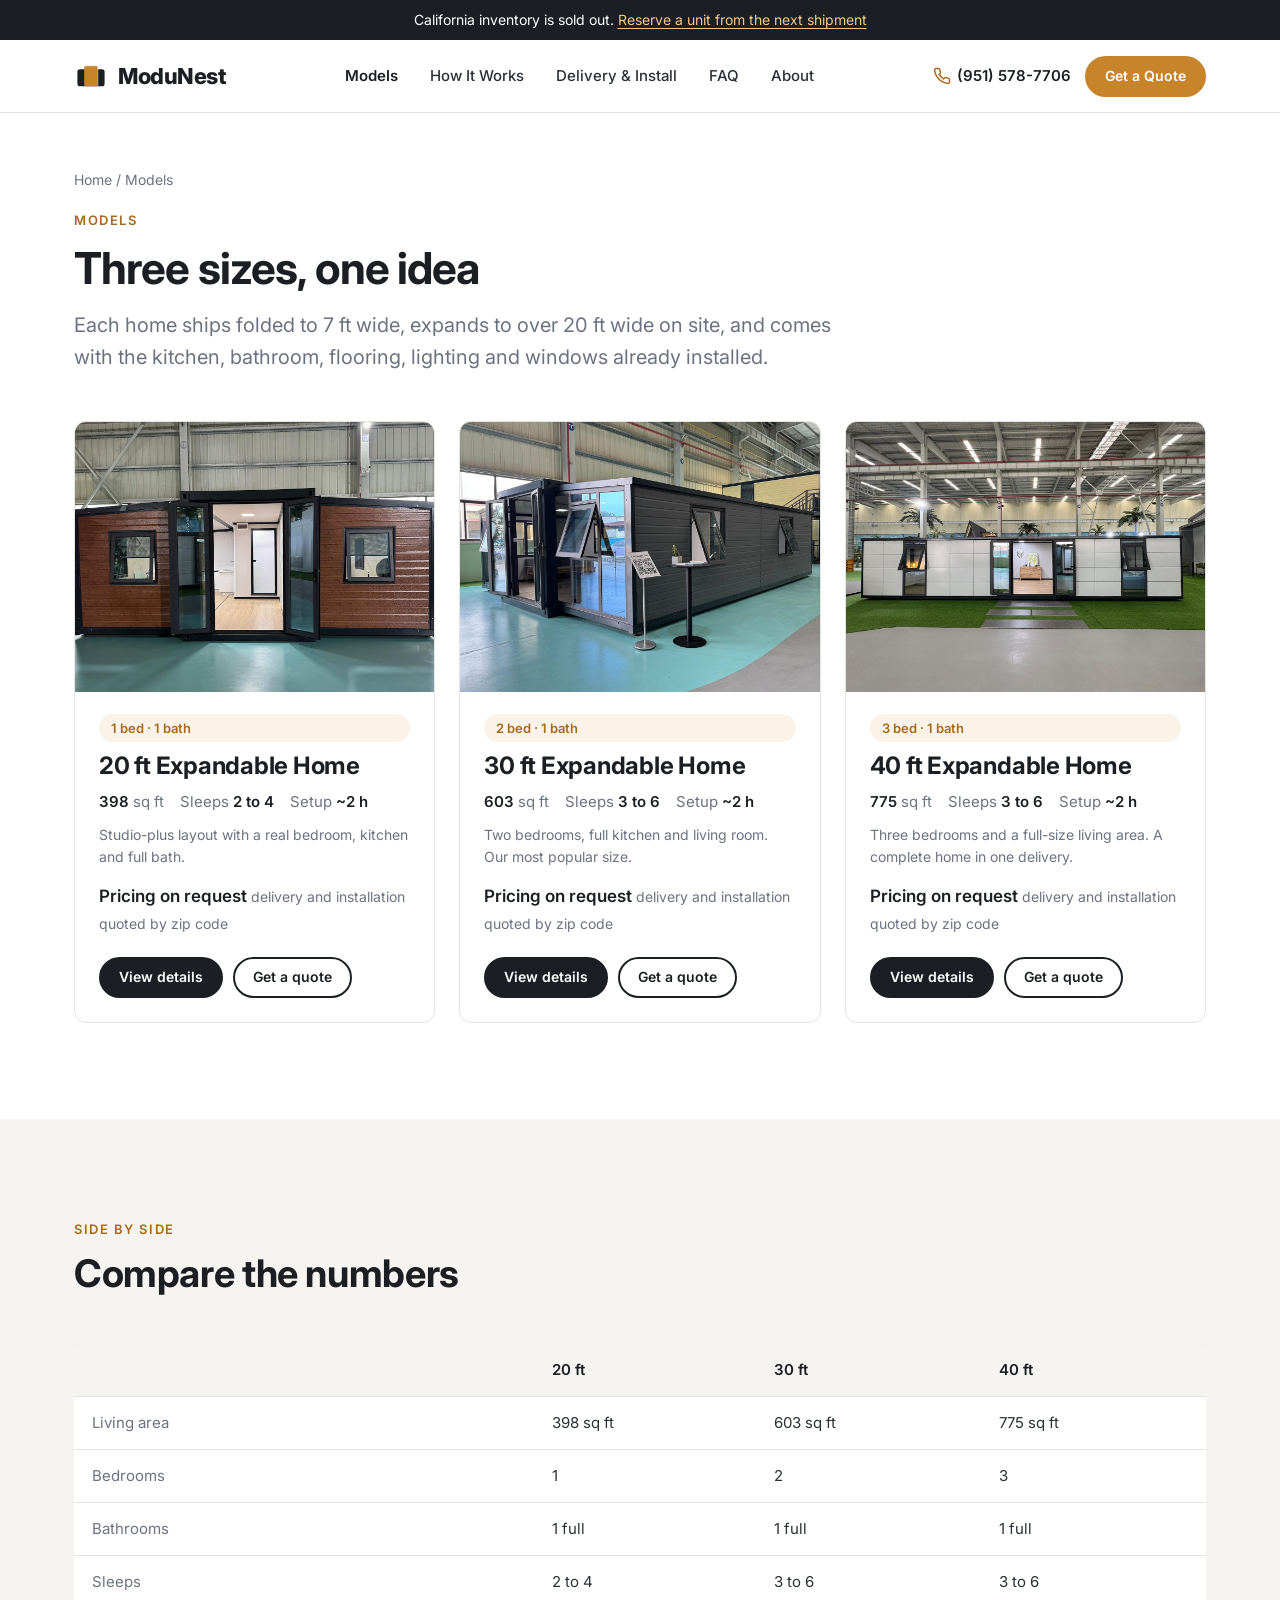
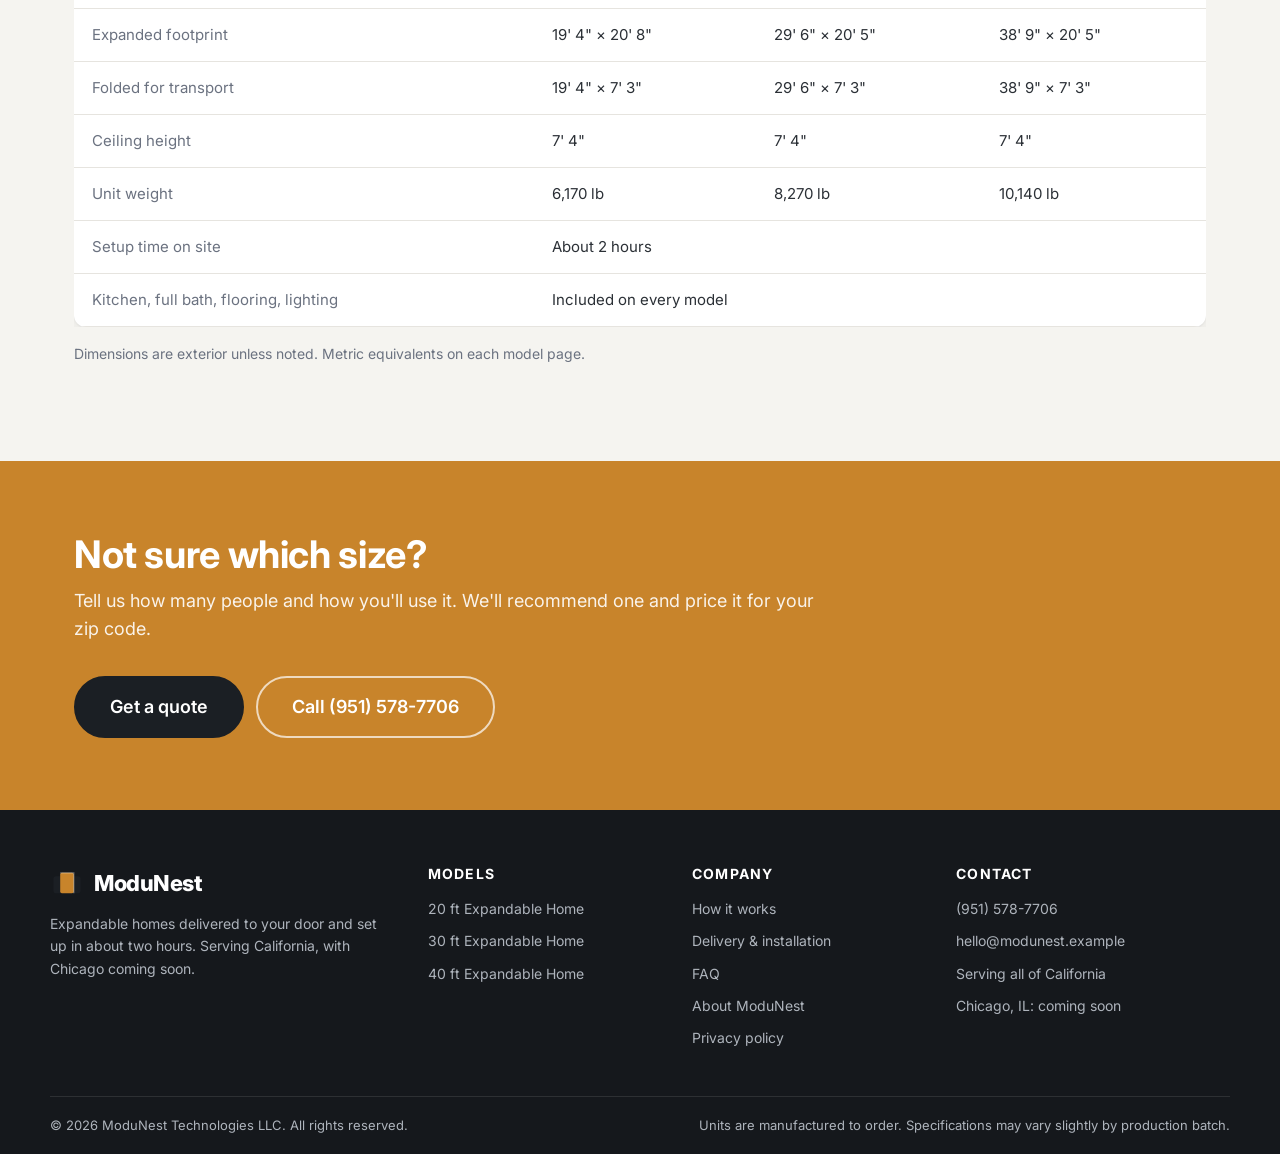
<file: models.html>
<!DOCTYPE html>
<html lang="en">
<head>
<meta charset="UTF-8">
<meta name="viewport" content="width=device-width, initial-scale=1">
<title>Expandable Container Home Models: 20 ft, 30 ft, 40 ft | ModuNest</title>
<meta name="description" content="Compare our three expandable container homes: 398, 603 and 775 sq ft with 1 to 3 bedrooms. Finished kitchen and bath, delivered and set up in California.">
<link rel="canonical" href="https://rogerhong02.github.io/modunest-site/models.html">
<meta property="og:title" content="Expandable Container Home Models: 20 ft, 30 ft, 40 ft | ModuNest">
<meta property="og:description" content="Compare our three expandable container homes: 398, 603 and 775 sq ft with 1 to 3 bedrooms. Finished kitchen and bath, delivered and set up in California.">
<meta property="og:image" content="https://rogerhong02.github.io/modunest-site/images/40ft-card.jpg">
<meta property="og:type" content="website">
<meta name="theme-color" content="#1B1F24">
<link rel="icon" href="images/favicon.svg" type="image/svg+xml">
<link rel="preconnect" href="https://fonts.googleapis.com"><link rel="preconnect" href="https://fonts.gstatic.com" crossorigin>
<link rel="stylesheet" href="https://fonts.googleapis.com/css2?family=Inter:wght@400;500;600;700;800&display=swap">
<link rel="stylesheet" href="css/style.css">
</head>
<body>
<div class="announce">California inventory is sold out. <a href="quote.html">Reserve a unit from the next shipment</a></div>
<header class="header"><div class="container">
  <a class="logo" href="index.html"><svg viewBox="0 0 40 40" fill="none" aria-hidden="true"><rect x="4" y="12" width="32" height="20" rx="3" fill="#1B1F24"/><rect x="12" y="8" width="16" height="24" rx="2" fill="#C8842B"/><path d="M12 8h16v24" stroke="#fff" stroke-width="1.5" opacity=".35"/></svg><span>ModuNest</span></a>
  <nav class="nav"><ul>
    <li><a href="models.html">Models</a></li>
    <li><a href="how-it-works.html">How It Works</a></li>
    <li><a href="delivery.html">Delivery &amp; Install</a></li>
    <li><a href="faq.html">FAQ</a></li>
    <li><a href="about.html">About</a></li>
    <li class="nav-cta"><a class="btn btn-primary" href="quote.html">Get a Quote</a></li>
  </ul></nav>
  <div class="header-right">
    <a class="header-phone" href="tel:+19515787706"><svg viewBox="0 0 24 24" fill="none" stroke="currentColor" stroke-width="2" stroke-linecap="round" stroke-linejoin="round" aria-hidden="true"><path d="M22 16.92v3a2 2 0 0 1-2.18 2 19.79 19.79 0 0 1-8.63-3.07 19.5 19.5 0 0 1-6-6 19.79 19.79 0 0 1-3.07-8.67A2 2 0 0 1 4.11 2h3a2 2 0 0 1 2 1.72c.13.96.37 1.9.72 2.81a2 2 0 0 1-.45 2.11L8.09 9.91a16 16 0 0 0 6 6l1.27-1.27a2 2 0 0 1 2.11-.45c.91.35 1.85.59 2.81.72A2 2 0 0 1 22 16.92z"/></svg>(951) 578-7706</a>
    <a class="btn btn-primary btn-sm" href="quote.html">Get a Quote</a>
    <button class="nav-toggle" aria-label="Menu"><span></span><span></span><span></span></button>
  </div>
</div></header>

<section class="page-head"><div class="container">
  <div class="crumbs"><a href="index.html">Home</a> / Models</div>
  <span class="eyebrow">Models</span>
  <h1 style="font-size:44px">Three sizes, one idea</h1>
  <p class="lead mt-16">Each home ships folded to 7 ft wide, expands to over 20 ft wide on site, and comes with the kitchen, bathroom, flooring, lighting and windows already installed.</p>
</div></section>

<section class="section" style="padding-top:24px"><div class="container">
  <div class="grid grid-3"><article class="model-card">
  <a class="thumb" href="model-20ft.html"><img src="images/20ft-card.jpg" alt="20 ft Expandable Home" loading="lazy"></a>
  <div class="body">
    <span class="pill">1 bed · 1 bath</span>
    <h3><a href="model-20ft.html">20 ft Expandable Home</a></h3>
    <div class="meta"><span><b>398</b> sq ft</span><span>Sleeps <b>2 to 4</b></span><span>Setup <b>~2 h</b></span></div>
    <p class="muted small">Studio-plus layout with a real bedroom, kitchen and full bath.</p>
    <div class="price">Pricing on request <small>delivery and installation quoted by zip code</small></div>
    <div class="actions"><a class="btn btn-dark btn-sm" href="model-20ft.html">View details</a><a class="btn btn-outline btn-sm" href="quote.html?model=20ft">Get a quote</a></div>
  </div>
</article>
<article class="model-card">
  <a class="thumb" href="model-30ft.html"><img src="images/30ft-card.jpg" alt="30 ft Expandable Home" loading="lazy"></a>
  <div class="body">
    <span class="pill">2 bed · 1 bath</span>
    <h3><a href="model-30ft.html">30 ft Expandable Home</a></h3>
    <div class="meta"><span><b>603</b> sq ft</span><span>Sleeps <b>3 to 6</b></span><span>Setup <b>~2 h</b></span></div>
    <p class="muted small">Two bedrooms, full kitchen and living room. Our most popular size.</p>
    <div class="price">Pricing on request <small>delivery and installation quoted by zip code</small></div>
    <div class="actions"><a class="btn btn-dark btn-sm" href="model-30ft.html">View details</a><a class="btn btn-outline btn-sm" href="quote.html?model=30ft">Get a quote</a></div>
  </div>
</article>
<article class="model-card">
  <a class="thumb" href="model-40ft.html"><img src="images/40ft-card.jpg" alt="40 ft Expandable Home" loading="lazy"></a>
  <div class="body">
    <span class="pill">3 bed · 1 bath</span>
    <h3><a href="model-40ft.html">40 ft Expandable Home</a></h3>
    <div class="meta"><span><b>775</b> sq ft</span><span>Sleeps <b>3 to 6</b></span><span>Setup <b>~2 h</b></span></div>
    <p class="muted small">Three bedrooms and a full-size living area. A complete home in one delivery.</p>
    <div class="price">Pricing on request <small>delivery and installation quoted by zip code</small></div>
    <div class="actions"><a class="btn btn-dark btn-sm" href="model-40ft.html">View details</a><a class="btn btn-outline btn-sm" href="quote.html?model=40ft">Get a quote</a></div>
  </div>
</article></div>
</div></section>

<section class="section soft"><div class="container">
  <div class="sec-head"><span class="eyebrow">Side by side</span><h2>Compare the numbers</h2></div>
  <div style="overflow-x:auto">
  <table class="compare">
    <tr><th></th><th>20 ft</th><th>30 ft</th><th>40 ft</th></tr>
    <tr><td>Living area</td><td>398 sq ft</td><td>603 sq ft</td><td>775 sq ft</td></tr>
    <tr><td>Bedrooms</td><td>1</td><td>2</td><td>3</td></tr>
    <tr><td>Bathrooms</td><td>1 full</td><td>1 full</td><td>1 full</td></tr>
    <tr><td>Sleeps</td><td>2 to 4</td><td>3 to 6</td><td>3 to 6</td></tr>
    <tr><td>Expanded footprint</td><td>19' 4" × 20' 8"</td><td>29' 6" × 20' 5"</td><td>38' 9" × 20' 5"</td></tr>
    <tr><td>Folded for transport</td><td>19' 4" × 7' 3"</td><td>29' 6" × 7' 3"</td><td>38' 9" × 7' 3"</td></tr>
    <tr><td>Ceiling height</td><td>7' 4"</td><td>7' 4"</td><td>7' 4"</td></tr>
    <tr><td>Unit weight</td><td>6,170 lb</td><td>8,270 lb</td><td>10,140 lb</td></tr>
    <tr><td>Setup time on site</td><td colspan="3">About 2 hours</td></tr>
    <tr><td>Kitchen, full bath, flooring, lighting</td><td colspan="3">Included on every model</td></tr>
  </table>
  </div>
  <p class="muted small mt-16">Dimensions are exterior unless noted. Metric equivalents on each model page.</p>
</div></section>

<section class="cta"><div class="container">
  <div><h2>Not sure which size?</h2><p>Tell us how many people and how you'll use it. We'll recommend one and price it for your zip code.</p></div>
  <div class="actions"><a class="btn btn-dark btn-lg" href="quote.html">Get a quote</a><a class="btn btn-outline-light btn-lg" href="tel:+19515787706">Call (951) 578-7706</a></div>
</div></section>

<footer class="footer">
  <div class="container top">
    <div>
      <a class="logo" href="index.html"><svg viewBox="0 0 40 40" fill="none" aria-hidden="true"><rect x="4" y="12" width="32" height="20" rx="3" fill="#1B1F24"/><rect x="12" y="8" width="16" height="24" rx="2" fill="#C8842B"/><path d="M12 8h16v24" stroke="#fff" stroke-width="1.5" opacity=".35"/></svg><span>ModuNest</span></a>
      <p>Expandable homes delivered to your door and set up in about two hours. Serving California, with Chicago coming soon.</p>
    </div>
    <div><h4>Models</h4><ul><li><a href="model-20ft.html">20 ft Expandable Home</a></li><li><a href="model-30ft.html">30 ft Expandable Home</a></li><li><a href="model-40ft.html">40 ft Expandable Home</a></li></ul></div>
    <div><h4>Company</h4><ul>
      <li><a href="how-it-works.html">How it works</a></li>
      <li><a href="delivery.html">Delivery &amp; installation</a></li>
      <li><a href="faq.html">FAQ</a></li>
      <li><a href="about.html">About ModuNest</a></li>
      <li><a href="privacy.html">Privacy policy</a></li>
    </ul></div>
    <div><h4>Contact</h4><ul>
      <li><a href="tel:+19515787706">(951) 578-7706</a></li>
      <li><a href="mailto:hello@modunest.example">hello@modunest.example</a></li>
      <li>Serving all of California</li>
      <li>Chicago, IL: coming soon</li>
    </ul></div>
  </div>
  <div class="container bottom">
    <span>© 2026 ModuNest Technologies LLC. All rights reserved.</span>
    <span>Units are manufactured to order. Specifications may vary slightly by production batch.</span>
  </div>
</footer>
<div class="mobile-cta">
  <a class="btn btn-outline" href="tel:+19515787706"><svg viewBox="0 0 24 24" fill="none" stroke="currentColor" stroke-width="2" stroke-linecap="round" stroke-linejoin="round" aria-hidden="true"><path d="M22 16.92v3a2 2 0 0 1-2.18 2 19.79 19.79 0 0 1-8.63-3.07 19.5 19.5 0 0 1-6-6 19.79 19.79 0 0 1-3.07-8.67A2 2 0 0 1 4.11 2h3a2 2 0 0 1 2 1.72c.13.96.37 1.9.72 2.81a2 2 0 0 1-.45 2.11L8.09 9.91a16 16 0 0 0 6 6l1.27-1.27a2 2 0 0 1 2.11-.45c.91.35 1.85.59 2.81.72A2 2 0 0 1 22 16.92z"/></svg> Call</a>
  <a class="btn btn-primary" href="quote.html">Get a Quote</a>
</div>
<script src="js/main.js"></script>
</body>
</html>
</file>
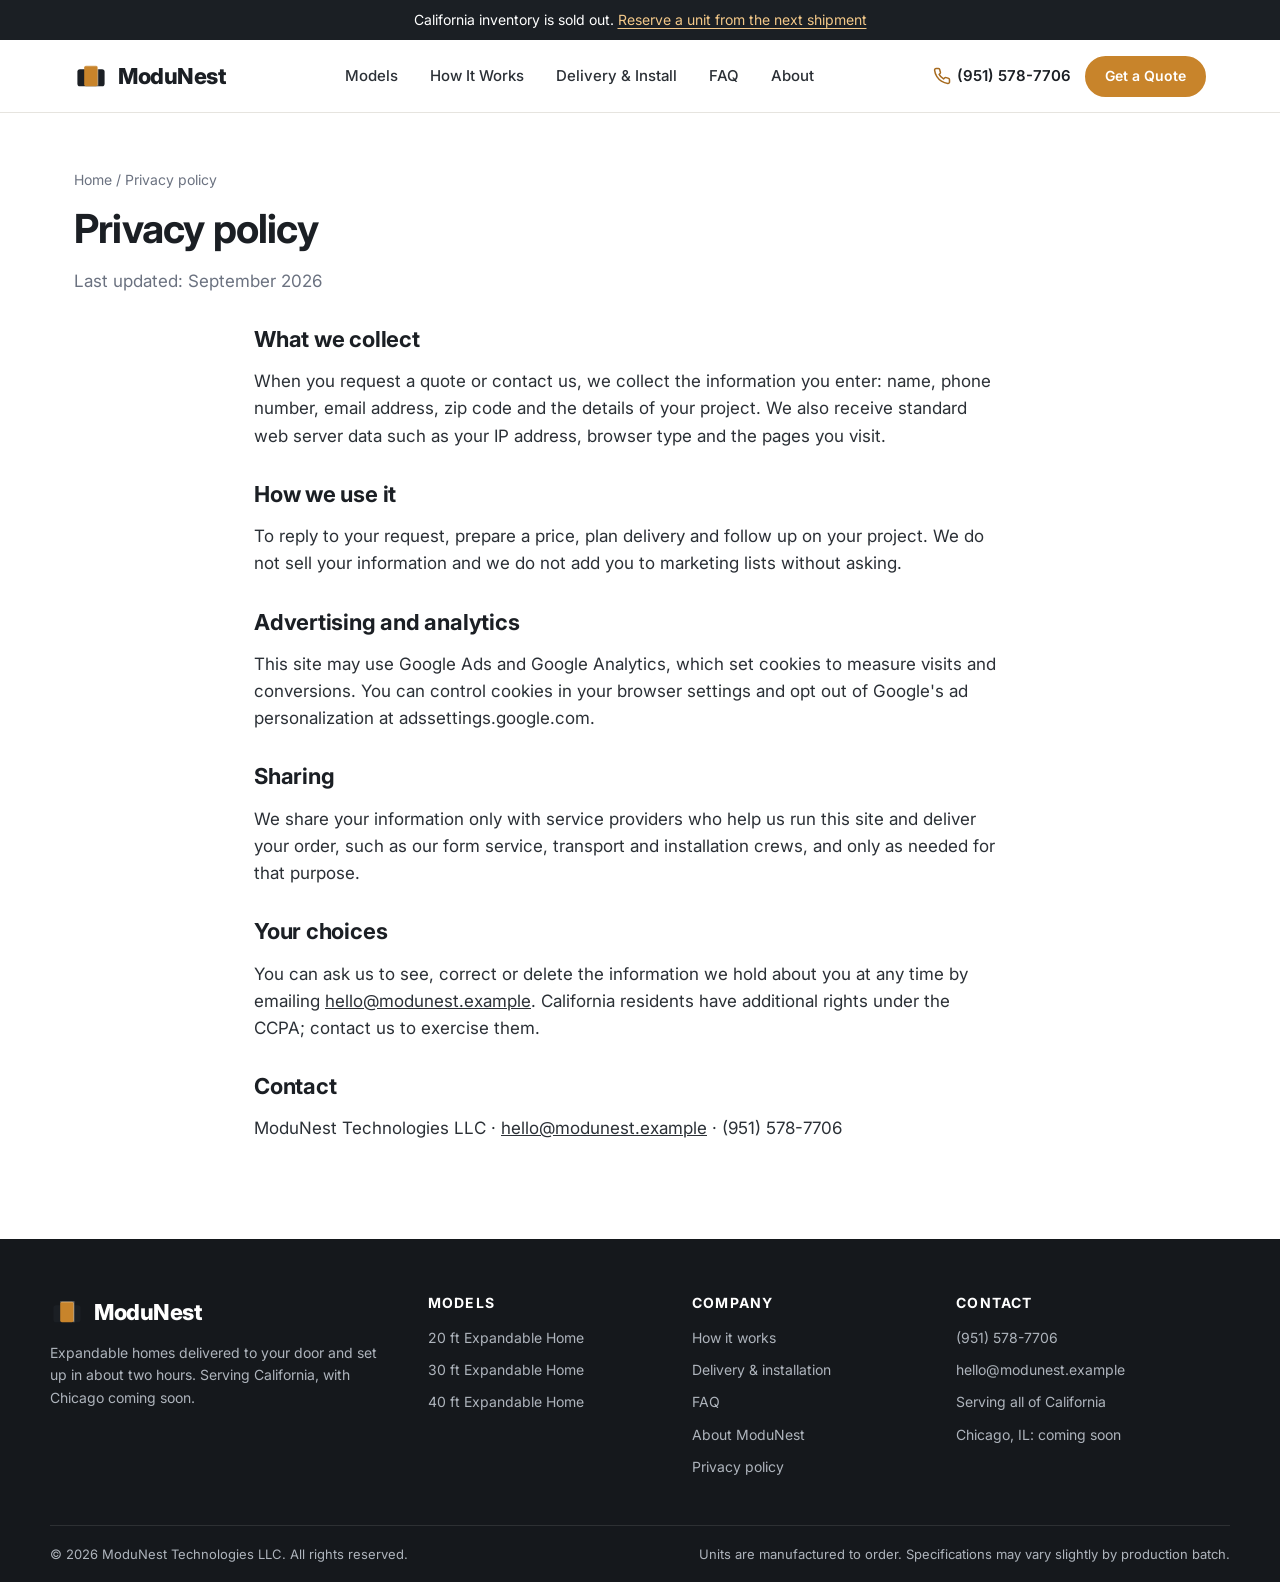
<file: privacy.html>
<!DOCTYPE html>
<html lang="en">
<head>
<meta charset="UTF-8">
<meta name="viewport" content="width=device-width, initial-scale=1">
<title>Privacy Policy | ModuNest</title>
<meta name="description" content="How ModuNest Technologies LLC collects and uses information submitted through this website.">
<link rel="canonical" href="https://rogerhong02.github.io/modunest-site/privacy.html">
<meta property="og:title" content="Privacy Policy | ModuNest">
<meta property="og:description" content="How ModuNest Technologies LLC collects and uses information submitted through this website.">
<meta property="og:image" content="https://rogerhong02.github.io/modunest-site/images/40ft-card.jpg">
<meta property="og:type" content="website">
<meta name="theme-color" content="#1B1F24">
<link rel="icon" href="images/favicon.svg" type="image/svg+xml">
<link rel="preconnect" href="https://fonts.googleapis.com"><link rel="preconnect" href="https://fonts.gstatic.com" crossorigin>
<link rel="stylesheet" href="https://fonts.googleapis.com/css2?family=Inter:wght@400;500;600;700;800&display=swap">
<link rel="stylesheet" href="css/style.css">
</head>
<body>
<div class="announce">California inventory is sold out. <a href="quote.html">Reserve a unit from the next shipment</a></div>
<header class="header"><div class="container">
  <a class="logo" href="index.html"><svg viewBox="0 0 40 40" fill="none" aria-hidden="true"><rect x="4" y="12" width="32" height="20" rx="3" fill="#1B1F24"/><rect x="12" y="8" width="16" height="24" rx="2" fill="#C8842B"/><path d="M12 8h16v24" stroke="#fff" stroke-width="1.5" opacity=".35"/></svg><span>ModuNest</span></a>
  <nav class="nav"><ul>
    <li><a href="models.html">Models</a></li>
    <li><a href="how-it-works.html">How It Works</a></li>
    <li><a href="delivery.html">Delivery &amp; Install</a></li>
    <li><a href="faq.html">FAQ</a></li>
    <li><a href="about.html">About</a></li>
    <li class="nav-cta"><a class="btn btn-primary" href="quote.html">Get a Quote</a></li>
  </ul></nav>
  <div class="header-right">
    <a class="header-phone" href="tel:+19515787706"><svg viewBox="0 0 24 24" fill="none" stroke="currentColor" stroke-width="2" stroke-linecap="round" stroke-linejoin="round" aria-hidden="true"><path d="M22 16.92v3a2 2 0 0 1-2.18 2 19.79 19.79 0 0 1-8.63-3.07 19.5 19.5 0 0 1-6-6 19.79 19.79 0 0 1-3.07-8.67A2 2 0 0 1 4.11 2h3a2 2 0 0 1 2 1.72c.13.96.37 1.9.72 2.81a2 2 0 0 1-.45 2.11L8.09 9.91a16 16 0 0 0 6 6l1.27-1.27a2 2 0 0 1 2.11-.45c.91.35 1.85.59 2.81.72A2 2 0 0 1 22 16.92z"/></svg>(951) 578-7706</a>
    <a class="btn btn-primary btn-sm" href="quote.html">Get a Quote</a>
    <button class="nav-toggle" aria-label="Menu"><span></span><span></span><span></span></button>
  </div>
</div></header>

<section class="page-head"><div class="container">
  <div class="crumbs"><a href="index.html">Home</a> / Privacy policy</div>
  <h1 style="font-size:40px">Privacy policy</h1>
  <p class="muted mt-16">Last updated: September 2026</p>
</div></section>
<section class="section" style="padding-top:8px"><div class="container" style="max-width:820px">
  <h3 class="mb-16">What we collect</h3>
  <p>When you request a quote or contact us, we collect the information you enter: name, phone number, email address, zip code and the details of your project. We also receive standard web server data such as your IP address, browser type and the pages you visit.</p>
  <h3 class="mb-16 mt-32">How we use it</h3>
  <p>To reply to your request, prepare a price, plan delivery and follow up on your project. We do not sell your information and we do not add you to marketing lists without asking.</p>
  <h3 class="mb-16 mt-32">Advertising and analytics</h3>
  <p>This site may use Google Ads and Google Analytics, which set cookies to measure visits and conversions. You can control cookies in your browser settings and opt out of Google's ad personalization at adssettings.google.com.</p>
  <h3 class="mb-16 mt-32">Sharing</h3>
  <p>We share your information only with service providers who help us run this site and deliver your order, such as our form service, transport and installation crews, and only as needed for that purpose.</p>
  <h3 class="mb-16 mt-32">Your choices</h3>
  <p>You can ask us to see, correct or delete the information we hold about you at any time by emailing <a href="mailto:hello@modunest.example" style="text-decoration:underline">hello@modunest.example</a>. California residents have additional rights under the CCPA; contact us to exercise them.</p>
  <h3 class="mb-16 mt-32">Contact</h3>
  <p>ModuNest Technologies LLC · <a href="mailto:hello@modunest.example" style="text-decoration:underline">hello@modunest.example</a> · (951) 578-7706</p>
</div></section>

<footer class="footer">
  <div class="container top">
    <div>
      <a class="logo" href="index.html"><svg viewBox="0 0 40 40" fill="none" aria-hidden="true"><rect x="4" y="12" width="32" height="20" rx="3" fill="#1B1F24"/><rect x="12" y="8" width="16" height="24" rx="2" fill="#C8842B"/><path d="M12 8h16v24" stroke="#fff" stroke-width="1.5" opacity=".35"/></svg><span>ModuNest</span></a>
      <p>Expandable homes delivered to your door and set up in about two hours. Serving California, with Chicago coming soon.</p>
    </div>
    <div><h4>Models</h4><ul><li><a href="model-20ft.html">20 ft Expandable Home</a></li><li><a href="model-30ft.html">30 ft Expandable Home</a></li><li><a href="model-40ft.html">40 ft Expandable Home</a></li></ul></div>
    <div><h4>Company</h4><ul>
      <li><a href="how-it-works.html">How it works</a></li>
      <li><a href="delivery.html">Delivery &amp; installation</a></li>
      <li><a href="faq.html">FAQ</a></li>
      <li><a href="about.html">About ModuNest</a></li>
      <li><a href="privacy.html">Privacy policy</a></li>
    </ul></div>
    <div><h4>Contact</h4><ul>
      <li><a href="tel:+19515787706">(951) 578-7706</a></li>
      <li><a href="mailto:hello@modunest.example">hello@modunest.example</a></li>
      <li>Serving all of California</li>
      <li>Chicago, IL: coming soon</li>
    </ul></div>
  </div>
  <div class="container bottom">
    <span>© 2026 ModuNest Technologies LLC. All rights reserved.</span>
    <span>Units are manufactured to order. Specifications may vary slightly by production batch.</span>
  </div>
</footer>
<div class="mobile-cta">
  <a class="btn btn-outline" href="tel:+19515787706"><svg viewBox="0 0 24 24" fill="none" stroke="currentColor" stroke-width="2" stroke-linecap="round" stroke-linejoin="round" aria-hidden="true"><path d="M22 16.92v3a2 2 0 0 1-2.18 2 19.79 19.79 0 0 1-8.63-3.07 19.5 19.5 0 0 1-6-6 19.79 19.79 0 0 1-3.07-8.67A2 2 0 0 1 4.11 2h3a2 2 0 0 1 2 1.72c.13.96.37 1.9.72 2.81a2 2 0 0 1-.45 2.11L8.09 9.91a16 16 0 0 0 6 6l1.27-1.27a2 2 0 0 1 2.11-.45c.91.35 1.85.59 2.81.72A2 2 0 0 1 22 16.92z"/></svg> Call</a>
  <a class="btn btn-primary" href="quote.html">Get a Quote</a>
</div>
<script src="js/main.js"></script>
</body>
</html>
</file>
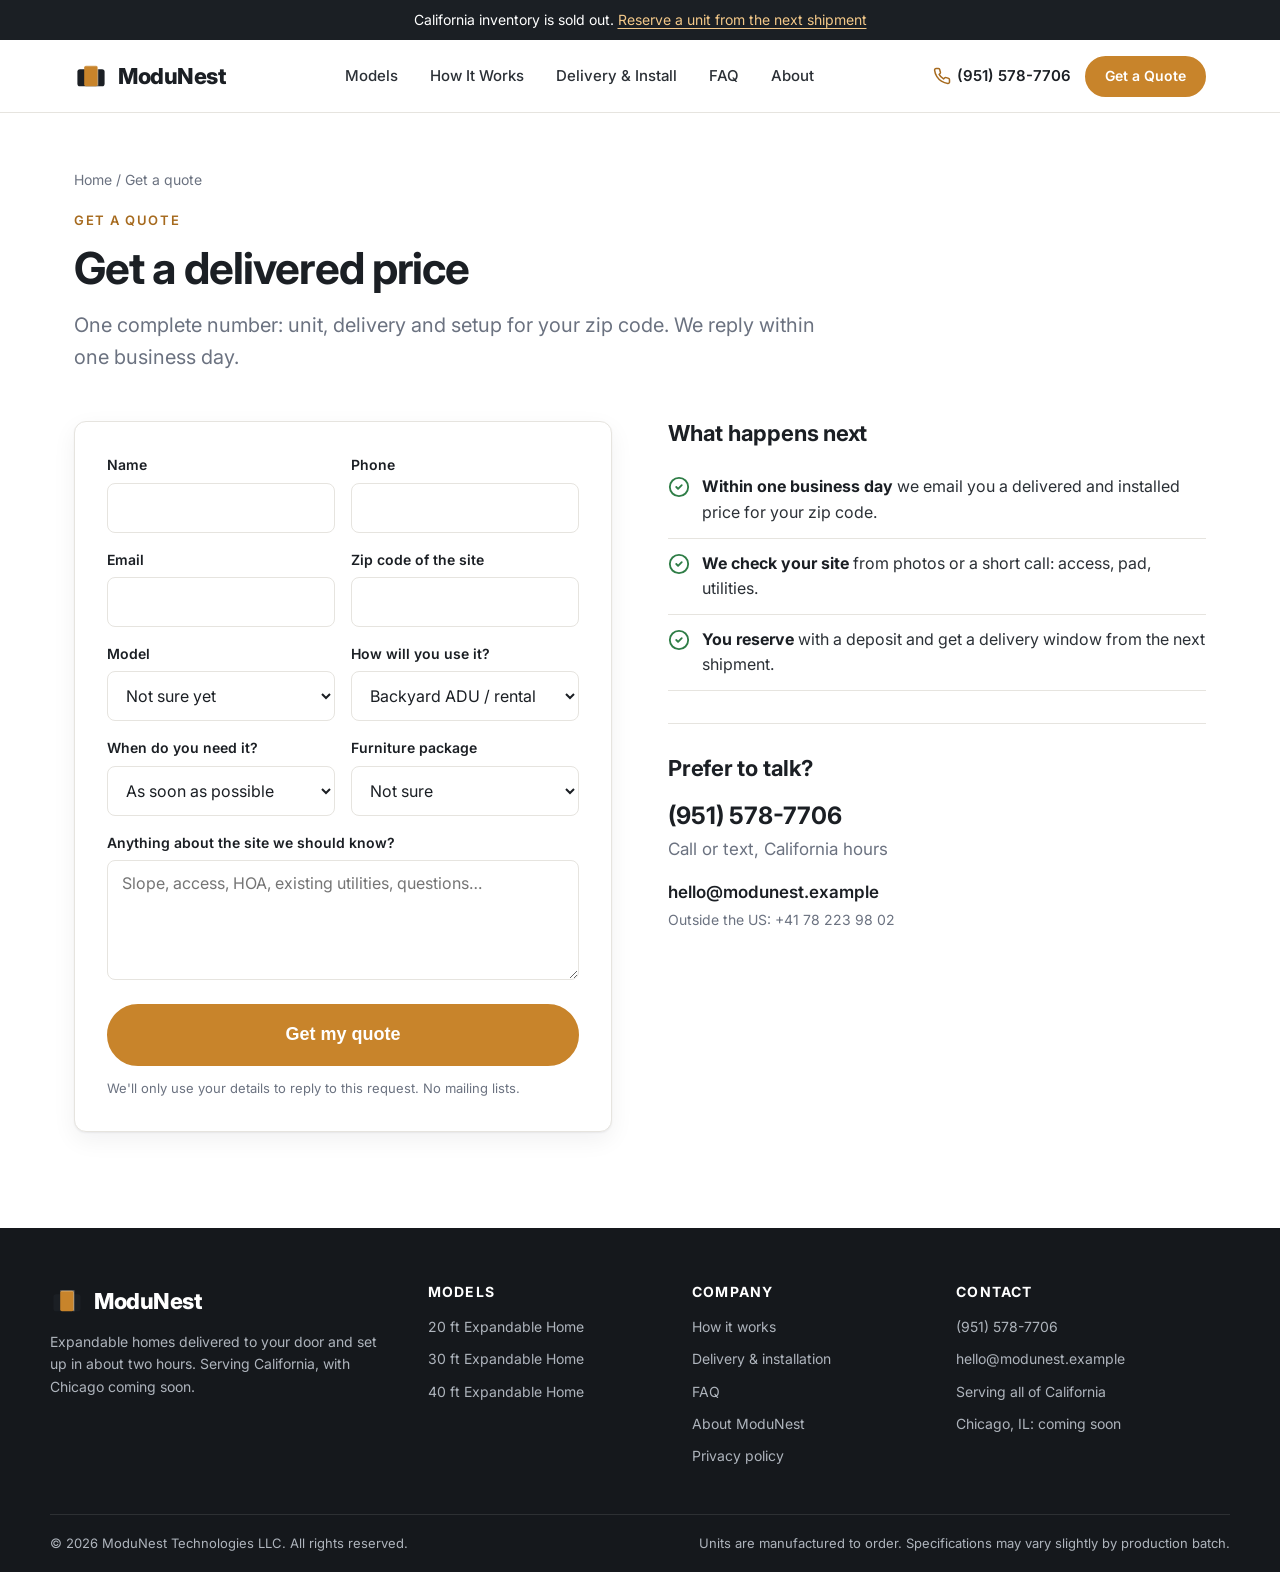
<file: quote.html>
<!DOCTYPE html>
<html lang="en">
<head>
<meta charset="UTF-8">
<meta name="viewport" content="width=device-width, initial-scale=1">
<title>Get a Quote: Expandable Container Home Delivered to Your Zip Code | ModuNest</title>
<meta name="description" content="Request a delivered and installed price for a 20, 30 or 40 ft expandable container home anywhere in California. Reply within one business day.">
<link rel="canonical" href="https://rogerhong02.github.io/modunest-site/quote.html">
<meta property="og:title" content="Get a Quote: Expandable Container Home Delivered to Your Zip Code | ModuNest">
<meta property="og:description" content="Request a delivered and installed price for a 20, 30 or 40 ft expandable container home anywhere in California. Reply within one business day.">
<meta property="og:image" content="https://rogerhong02.github.io/modunest-site/images/40ft-card.jpg">
<meta property="og:type" content="website">
<meta name="theme-color" content="#1B1F24">
<link rel="icon" href="images/favicon.svg" type="image/svg+xml">
<link rel="preconnect" href="https://fonts.googleapis.com"><link rel="preconnect" href="https://fonts.gstatic.com" crossorigin>
<link rel="stylesheet" href="https://fonts.googleapis.com/css2?family=Inter:wght@400;500;600;700;800&display=swap">
<link rel="stylesheet" href="css/style.css">
</head>
<body>
<div class="announce">California inventory is sold out. <a href="quote.html">Reserve a unit from the next shipment</a></div>
<header class="header"><div class="container">
  <a class="logo" href="index.html"><svg viewBox="0 0 40 40" fill="none" aria-hidden="true"><rect x="4" y="12" width="32" height="20" rx="3" fill="#1B1F24"/><rect x="12" y="8" width="16" height="24" rx="2" fill="#C8842B"/><path d="M12 8h16v24" stroke="#fff" stroke-width="1.5" opacity=".35"/></svg><span>ModuNest</span></a>
  <nav class="nav"><ul>
    <li><a href="models.html">Models</a></li>
    <li><a href="how-it-works.html">How It Works</a></li>
    <li><a href="delivery.html">Delivery &amp; Install</a></li>
    <li><a href="faq.html">FAQ</a></li>
    <li><a href="about.html">About</a></li>
    <li class="nav-cta"><a class="btn btn-primary" href="quote.html">Get a Quote</a></li>
  </ul></nav>
  <div class="header-right">
    <a class="header-phone" href="tel:+19515787706"><svg viewBox="0 0 24 24" fill="none" stroke="currentColor" stroke-width="2" stroke-linecap="round" stroke-linejoin="round" aria-hidden="true"><path d="M22 16.92v3a2 2 0 0 1-2.18 2 19.79 19.79 0 0 1-8.63-3.07 19.5 19.5 0 0 1-6-6 19.79 19.79 0 0 1-3.07-8.67A2 2 0 0 1 4.11 2h3a2 2 0 0 1 2 1.72c.13.96.37 1.9.72 2.81a2 2 0 0 1-.45 2.11L8.09 9.91a16 16 0 0 0 6 6l1.27-1.27a2 2 0 0 1 2.11-.45c.91.35 1.85.59 2.81.72A2 2 0 0 1 22 16.92z"/></svg>(951) 578-7706</a>
    <a class="btn btn-primary btn-sm" href="quote.html">Get a Quote</a>
    <button class="nav-toggle" aria-label="Menu"><span></span><span></span><span></span></button>
  </div>
</div></header>

<section class="page-head"><div class="container">
  <div class="crumbs"><a href="index.html">Home</a> / Get a quote</div>
  <span class="eyebrow">Get a quote</span>
  <h1 style="font-size:44px">Get a delivered price</h1>
  <p class="lead mt-16">One complete number: unit, delivery and setup for your zip code. We reply within one business day.</p>
</div></section>

<section class="section" style="padding-top:24px"><div class="container quote-layout">
  <form class="form" id="quote-form">
    <div class="row">
      <div><label for="q-name">Name</label><input id="q-name" name="name" required autocomplete="name"></div>
      <div><label for="q-phone">Phone</label><input id="q-phone" name="phone" type="tel" required autocomplete="tel"></div>
    </div>
    <div class="row">
      <div><label for="q-email">Email</label><input id="q-email" name="email" type="email" required autocomplete="email"></div>
      <div><label for="q-zip">Zip code of the site</label><input id="q-zip" name="zip" inputmode="numeric" maxlength="5" required></div>
    </div>
    <div class="row">
      <div><label for="q-model">Model</label><select id="q-model" name="model"><option value="">Not sure yet</option><option value="20ft">20 ft · 398 sq ft · 1 bed</option><option value="30ft">30 ft · 603 sq ft · 2 bed</option><option value="40ft">40 ft · 775 sq ft · 3 bed</option></select></div>
      <div><label for="q-use">How will you use it?</label><select id="q-use" name="use"><option>Backyard ADU / rental</option><option>Guest house or family</option><option>Home office or studio</option><option>Vacation cabin</option><option>Workforce or job-site housing</option><option>Other</option></select></div>
    </div>
    <div class="row">
      <div><label for="q-when">When do you need it?</label><select id="q-when" name="timeline"><option>As soon as possible</option><option>1 to 3 months</option><option>3 to 6 months</option><option>Just researching</option></select></div>
      <div><label for="q-furn">Furniture package</label><select id="q-furn" name="furniture"><option>Not sure</option><option>Yes, include it</option><option>No</option></select></div>
    </div>
    <label for="q-msg">Anything about the site we should know?</label>
    <textarea id="q-msg" name="message" placeholder="Slope, access, HOA, existing utilities, questions…"></textarea>
    <button class="btn btn-primary btn-lg" type="submit">Get my quote</button>
    <p class="note" id="form-tip">We'll only use your details to reply to this request. No mailing lists.</p>
  </form>
  <div>
    <h3 class="mb-16">What happens next</h3>
    <div class="check"><svg viewBox="0 0 24 24" fill="none" stroke="currentColor" stroke-width="2" stroke-linecap="round" stroke-linejoin="round" aria-hidden="true"><circle cx="12" cy="12" r="10"/><polyline points="9 12 11 14 15 10"/></svg><div><b>Within one business day</b> we email you a delivered and installed price for your zip code.</div></div>
    <div class="check"><svg viewBox="0 0 24 24" fill="none" stroke="currentColor" stroke-width="2" stroke-linecap="round" stroke-linejoin="round" aria-hidden="true"><circle cx="12" cy="12" r="10"/><polyline points="9 12 11 14 15 10"/></svg><div><b>We check your site</b> from photos or a short call: access, pad, utilities.</div></div>
    <div class="check"><svg viewBox="0 0 24 24" fill="none" stroke="currentColor" stroke-width="2" stroke-linecap="round" stroke-linejoin="round" aria-hidden="true"><circle cx="12" cy="12" r="10"/><polyline points="9 12 11 14 15 10"/></svg><div><b>You reserve</b> with a deposit and get a delivery window from the next shipment.</div></div>
    <div class="divider" style="margin:32px 0"></div>
    <h3 class="mb-16">Prefer to talk?</h3>
    <p><a href="tel:+19515787706" style="font-size:24px;font-weight:700;color:var(--ink)">(951) 578-7706</a><br><span class="muted">Call or text, California hours</span></p>
    <p class="mt-16"><a href="mailto:hello@modunest.example" style="font-weight:600;color:var(--ink)">hello@modunest.example</a><br><span class="muted small">Outside the US: +41 78 223 98 02</span></p>
  </div>
</div></section>

<footer class="footer">
  <div class="container top">
    <div>
      <a class="logo" href="index.html"><svg viewBox="0 0 40 40" fill="none" aria-hidden="true"><rect x="4" y="12" width="32" height="20" rx="3" fill="#1B1F24"/><rect x="12" y="8" width="16" height="24" rx="2" fill="#C8842B"/><path d="M12 8h16v24" stroke="#fff" stroke-width="1.5" opacity=".35"/></svg><span>ModuNest</span></a>
      <p>Expandable homes delivered to your door and set up in about two hours. Serving California, with Chicago coming soon.</p>
    </div>
    <div><h4>Models</h4><ul><li><a href="model-20ft.html">20 ft Expandable Home</a></li><li><a href="model-30ft.html">30 ft Expandable Home</a></li><li><a href="model-40ft.html">40 ft Expandable Home</a></li></ul></div>
    <div><h4>Company</h4><ul>
      <li><a href="how-it-works.html">How it works</a></li>
      <li><a href="delivery.html">Delivery &amp; installation</a></li>
      <li><a href="faq.html">FAQ</a></li>
      <li><a href="about.html">About ModuNest</a></li>
      <li><a href="privacy.html">Privacy policy</a></li>
    </ul></div>
    <div><h4>Contact</h4><ul>
      <li><a href="tel:+19515787706">(951) 578-7706</a></li>
      <li><a href="mailto:hello@modunest.example">hello@modunest.example</a></li>
      <li>Serving all of California</li>
      <li>Chicago, IL: coming soon</li>
    </ul></div>
  </div>
  <div class="container bottom">
    <span>© 2026 ModuNest Technologies LLC. All rights reserved.</span>
    <span>Units are manufactured to order. Specifications may vary slightly by production batch.</span>
  </div>
</footer>
<div class="mobile-cta">
  <a class="btn btn-outline" href="tel:+19515787706"><svg viewBox="0 0 24 24" fill="none" stroke="currentColor" stroke-width="2" stroke-linecap="round" stroke-linejoin="round" aria-hidden="true"><path d="M22 16.92v3a2 2 0 0 1-2.18 2 19.79 19.79 0 0 1-8.63-3.07 19.5 19.5 0 0 1-6-6 19.79 19.79 0 0 1-3.07-8.67A2 2 0 0 1 4.11 2h3a2 2 0 0 1 2 1.72c.13.96.37 1.9.72 2.81a2 2 0 0 1-.45 2.11L8.09 9.91a16 16 0 0 0 6 6l1.27-1.27a2 2 0 0 1 2.11-.45c.91.35 1.85.59 2.81.72A2 2 0 0 1 22 16.92z"/></svg> Call</a>
  <a class="btn btn-primary" href="quote.html">Get a Quote</a>
</div>
<script src="js/main.js"></script>
</body>
</html>
</file>
<file: css/style.css>
/* ModuNest — expandable homes, California. Clean US DTC look. */
:root{
  --ink:#1B1F24; --text:#2B3036; --muted:#6B7280; --line:#E6E4DF;
  --bg:#FFFFFF; --soft:#F5F4F0; --dark:#15181C;
  --accent:#C8842B; --accent-dark:#A66A1E; --accent-soft:#FBF3E8;
  --green:#2E7D46; --green-soft:#E8F4EC;
  --radius:12px; --radius-sm:8px;
  --shadow:0 1px 2px rgba(20,24,30,.06),0 8px 24px rgba(20,24,30,.06);
  --shadow-lg:0 12px 40px rgba(20,24,30,.14);
  --font:Inter,-apple-system,"Segoe UI",Roboto,"Helvetica Neue",Arial,sans-serif;
  --container:1180px;
}
*{box-sizing:border-box;margin:0;padding:0}
html{scroll-behavior:smooth;-webkit-text-size-adjust:100%}
body{font-family:var(--font);color:var(--text);background:var(--bg);font-size:17px;line-height:1.6;-webkit-font-smoothing:antialiased}
img{max-width:100%;display:block;height:auto}
a{color:inherit;text-decoration:none}
ul{list-style:none}
h1,h2,h3,h4{color:var(--ink);line-height:1.15;font-weight:700;letter-spacing:-.01em}
h1{font-size:56px;letter-spacing:-.02em}
h2{font-size:38px}
h3{font-size:22px}
p{max-width:68ch}
.container{max-width:var(--container);margin:0 auto;padding:0 24px}
.eyebrow{display:inline-block;font-size:13px;font-weight:600;letter-spacing:.12em;text-transform:uppercase;color:var(--accent-dark);margin-bottom:12px}
.lead{font-size:20px;color:var(--muted);max-width:60ch}
.muted{color:var(--muted)}
.small{font-size:14px}
.center{text-align:center}
.center p{margin-left:auto;margin-right:auto}
[id]{scroll-margin-top:96px}

/* Buttons */
.btn{display:inline-flex;align-items:center;justify-content:center;gap:8px;padding:14px 26px;border-radius:999px;font-weight:600;font-size:16px;line-height:1.2;border:2px solid transparent;cursor:pointer;transition:.2s;white-space:nowrap}
.btn-primary{background:var(--accent);color:#fff;border-color:var(--accent)}
.btn-primary:hover{background:var(--accent-dark);border-color:var(--accent-dark)}
.btn-dark{background:var(--ink);color:#fff;border-color:var(--ink)}
.btn-dark:hover{background:#000}
.btn-light{background:#fff;color:var(--ink);border-color:#fff}
.btn-light:hover{background:var(--soft)}
.btn-outline{border-color:var(--ink);color:var(--ink);background:transparent}
.btn-outline:hover{background:var(--ink);color:#fff}
.btn-outline-light{border-color:rgba(255,255,255,.7);color:#fff}
.btn-outline-light:hover{background:#fff;color:var(--ink)}
.btn-lg{padding:18px 34px;font-size:18px}
.btn-sm{padding:10px 18px;font-size:14px}
.btn svg{width:18px;height:18px}

/* Header */
.header{position:sticky;top:0;z-index:100;background:rgba(255,255,255,.92);backdrop-filter:saturate(180%) blur(12px);border-bottom:1px solid var(--line)}
.header .container{display:flex;align-items:center;justify-content:space-between;height:72px;gap:24px}
.logo{display:flex;align-items:center;gap:10px;font-weight:800;font-size:22px;letter-spacing:-.02em;color:var(--ink)}
.logo svg{width:34px;height:34px}
.nav ul{display:flex;gap:4px}
.nav a{display:block;padding:10px 14px;border-radius:999px;font-weight:500;font-size:15px;color:var(--text);transition:.2s}
.nav a:hover{background:var(--soft);color:var(--ink)}
.nav a.active{color:var(--ink);font-weight:600}
.header-right{display:flex;align-items:center;gap:14px}
.header-phone{font-weight:600;color:var(--ink);font-size:15px;display:flex;align-items:center;gap:6px}
.header-phone svg{width:18px;height:18px;color:var(--accent-dark)}
.nav-toggle{display:none;width:44px;height:44px;border:0;background:none;cursor:pointer;position:relative}
.nav-toggle span{position:absolute;left:11px;right:11px;height:2px;background:var(--ink);border-radius:2px;transition:.25s}
.nav-toggle span:nth-child(1){top:15px}.nav-toggle span:nth-child(2){top:21px}.nav-toggle span:nth-child(3){top:27px}
.nav-open .nav-toggle span:nth-child(1){transform:translateY(6px) rotate(45deg)}
.nav-open .nav-toggle span:nth-child(2){opacity:0}
.nav-open .nav-toggle span:nth-child(3){transform:translateY(-6px) rotate(-45deg)}
@media(max-width:1024px){.header-phone{display:none}.nav a{padding:10px 10px;font-size:14px}}
@media(max-width:860px){
  .nav-toggle{display:block}
  .header .container{height:64px}
  .header-right .btn{display:none}
  .nav{position:fixed;left:0;right:0;top:64px;bottom:0;background:#fff;display:none;overflow:auto;padding:12px 24px 100px}
  .nav-open .nav{display:block}
  .nav ul{flex-direction:column;gap:0}
  .nav a{padding:16px 4px;font-size:18px;border-bottom:1px solid var(--line);border-radius:0}
  .nav .nav-cta{margin-top:20px;border:0}
  .nav .nav-cta .btn{width:100%}
}
@media(min-width:861px){.nav .nav-cta{display:none}}

/* Announcement */
.announce{background:var(--ink);color:#fff;font-size:14px;text-align:center;padding:9px 16px}
.announce a{text-decoration:underline;text-underline-offset:3px;color:#F3C889}

/* Hero */
.hero{position:relative;min-height:min(86vh,760px);display:flex;align-items:flex-end;color:#fff;background:var(--dark) center/cover no-repeat;isolation:isolate}
.hero::before{content:"";position:absolute;inset:0;background:linear-gradient(180deg,rgba(15,18,22,.15) 0%,rgba(15,18,22,.35) 45%,rgba(15,18,22,.82) 100%);z-index:-1}
.hero .container{padding-top:120px;padding-bottom:64px}
.hero h1{color:#fff;max-width:14ch;margin-bottom:18px}
.hero .lead{color:rgba(255,255,255,.88);margin-bottom:32px}
.hero .actions{display:flex;gap:14px;flex-wrap:wrap;margin-bottom:40px}
.hero .badges{display:flex;gap:28px;flex-wrap:wrap;font-size:15px;font-weight:500}
.hero .badges span{display:flex;align-items:center;gap:8px}
.hero .badges svg{width:20px;height:20px;color:#F3C889}
@media(max-width:768px){
  .hero{min-height:560px}
  .hero .container{padding-top:80px;padding-bottom:40px}
  h1{font-size:38px}h2{font-size:30px}
  .hero .lead{font-size:17px}
  .hero .badges{gap:14px;font-size:14px}
  .btn-lg{padding:15px 24px;font-size:16px}
}

/* Sections */
.section{padding:96px 0}
.section.soft{background:var(--soft)}
.section.dark{background:var(--dark);color:#D7DBE0}
.section.dark h2,.section.dark h3{color:#fff}
.section.dark .eyebrow{color:#F3C889}
.section.dark .lead{color:rgba(255,255,255,.75)}
.sec-head{max-width:720px;margin-bottom:48px}
.sec-head.center{margin-left:auto;margin-right:auto;text-align:center}
.sec-head h2{margin-bottom:14px}
.grid{display:grid;gap:24px}
.grid-2{grid-template-columns:repeat(2,1fr)}
.grid-3{grid-template-columns:repeat(3,1fr)}
.grid-4{grid-template-columns:repeat(4,1fr)}
@media(max-width:900px){.grid-3,.grid-4{grid-template-columns:repeat(2,1fr)}.section{padding:64px 0}.sec-head{margin-bottom:32px}}
@media(max-width:560px){.grid-2,.grid-3,.grid-4{grid-template-columns:1fr}.grid{gap:16px}}

/* Model cards */
.model-card{background:#fff;border:1px solid var(--line);border-radius:var(--radius);overflow:hidden;display:flex;flex-direction:column;transition:.25s}
.model-card:hover{box-shadow:var(--shadow-lg);transform:translateY(-4px)}
.model-card .thumb{aspect-ratio:4/3;overflow:hidden;background:var(--soft)}
.model-card .thumb img{width:100%;height:100%;object-fit:cover;transition:.5s}
.model-card:hover .thumb img{transform:scale(1.04)}
.model-card .body{padding:22px 24px 24px;display:flex;flex-direction:column;gap:10px;flex:1}
.model-card h3{font-size:24px}
.model-card .meta{display:flex;gap:16px;color:var(--muted);font-size:15px;flex-wrap:wrap}
.model-card .meta b{color:var(--ink);font-weight:600}
.model-card .price{font-weight:600;color:var(--ink);font-size:17px;margin-top:4px}
.model-card .price small{color:var(--muted);font-weight:400;font-size:14px}
.model-card .actions{display:flex;gap:10px;margin-top:auto;padding-top:10px}
.pill{display:inline-block;padding:4px 12px;border-radius:999px;font-size:13px;font-weight:600;background:var(--accent-soft);color:var(--accent-dark)}
.pill.green{background:var(--green-soft);color:var(--green)}
.pill.dark{background:var(--ink);color:#fff}

/* Steps */
.steps{display:grid;grid-template-columns:repeat(4,1fr);gap:24px;counter-reset:s}
.step{position:relative;padding:28px 24px 24px;background:#fff;border:1px solid var(--line);border-radius:var(--radius)}
.step .num{width:40px;height:40px;border-radius:50%;background:var(--ink);color:#fff;display:flex;align-items:center;justify-content:center;font-weight:700;margin-bottom:18px}
.step .num svg{width:20px;height:20px}
.step h3{font-size:19px;margin-bottom:8px}
.step p{font-size:15px;color:var(--muted)}
.section.dark .step{background:rgba(255,255,255,.05);border-color:rgba(255,255,255,.1)}
.section.dark .step .num{background:var(--accent);color:#fff}
.section.dark .step p{color:rgba(255,255,255,.7)}
@media(max-width:900px){.steps{grid-template-columns:repeat(2,1fr)}}
@media(max-width:560px){.steps{grid-template-columns:1fr}}

/* Checklist / compare */
.check{display:flex;gap:12px;align-items:flex-start;padding:12px 0;border-bottom:1px solid var(--line);font-size:16px}
.check:last-child{border-bottom:0}
.check svg{width:22px;height:22px;flex:none;color:var(--green);margin-top:2px}
.check b{color:var(--ink)}
.compare{width:100%;border-collapse:collapse;font-size:15px;background:#fff;border-radius:var(--radius);overflow:hidden;box-shadow:var(--shadow)}
.compare th,.compare td{padding:14px 18px;text-align:left;border-bottom:1px solid var(--line)}
.compare th{background:var(--soft);color:var(--ink);font-weight:600}
.compare td:first-child{color:var(--muted)}
.compare td.yes{color:var(--green);font-weight:600}
.compare td.no{color:#B45309}

/* Tiles */
.tile{position:relative;border-radius:var(--radius);overflow:hidden;aspect-ratio:4/3;background:var(--soft);display:block}
.tile img{width:100%;height:100%;object-fit:cover;transition:.6s}
.tile:hover img{transform:scale(1.05)}
.tile .cap{position:absolute;left:0;right:0;bottom:0;padding:40px 18px 16px;color:#fff;background:linear-gradient(transparent,rgba(0,0,0,.7));font-weight:600;font-size:17px}
.tile .cap small{display:block;font-weight:400;font-size:13px;opacity:.9}
.tile.wide{aspect-ratio:16/9}
.tile.tall{aspect-ratio:3/4}
.gallery{display:grid;grid-template-columns:repeat(4,1fr);grid-auto-rows:220px;gap:12px}
.gallery a{border-radius:var(--radius-sm);overflow:hidden;background:var(--soft);cursor:zoom-in}
.gallery a img{width:100%;height:100%;object-fit:cover;transition:.5s}
.gallery a:hover img{transform:scale(1.04)}
.gallery .span2{grid-column:span 2;grid-row:span 2}
@media(max-width:900px){.gallery{grid-template-columns:repeat(2,1fr);grid-auto-rows:170px}}

/* Service area */
.area{display:grid;grid-template-columns:1.1fr .9fr;gap:48px;align-items:center}
.area .state{display:flex;align-items:center;gap:16px;padding:20px 22px;border-radius:var(--radius);background:#fff;border:1px solid var(--line);margin-bottom:12px}
.area .state .dot{width:14px;height:14px;border-radius:50%;background:var(--green);flex:none;box-shadow:0 0 0 5px var(--green-soft)}
.area .state.soon .dot{background:#B8BEC7;box-shadow:0 0 0 5px #EEF0F2}
.area .state b{font-size:18px;color:var(--ink)}
.area .state span{color:var(--muted);font-size:14px;display:block}
.zip{display:flex;gap:10px;margin-top:20px;max-width:440px}
.zip input{flex:1;height:50px;border:1px solid var(--line);border-radius:999px;padding:0 18px;font-size:16px;font-family:inherit}
.zip input:focus{outline:none;border-color:var(--ink)}
@media(max-width:900px){.area{grid-template-columns:1fr;gap:28px}}

/* FAQ */
.faq details{border-bottom:1px solid var(--line);padding:6px 0}
.faq summary{cursor:pointer;list-style:none;display:flex;justify-content:space-between;align-items:center;gap:20px;padding:16px 0;font-weight:600;font-size:18px;color:var(--ink)}
.faq summary::-webkit-details-marker{display:none}
.faq summary::after{content:"+";font-size:26px;font-weight:300;color:var(--muted);flex:none;transition:.2s}
.faq details[open] summary::after{transform:rotate(45deg)}
.faq details p{padding:0 0 18px;color:var(--text);max-width:70ch}

/* CTA band */
.cta{background:var(--accent);color:#fff;padding:72px 0}
.cta h2{color:#fff;margin-bottom:10px}
.cta p{color:rgba(255,255,255,.9);font-size:18px}
.cta .container{display:flex;align-items:center;justify-content:space-between;gap:32px;flex-wrap:wrap}
.cta .actions{display:flex;gap:12px;flex-wrap:wrap}

/* Form */
.form{background:#fff;border:1px solid var(--line);border-radius:var(--radius);padding:32px;box-shadow:var(--shadow)}
.form .row{display:grid;grid-template-columns:1fr 1fr;gap:16px}
.form label{display:block;font-size:14px;font-weight:600;color:var(--ink);margin-bottom:6px}
.form input,.form select,.form textarea{width:100%;height:50px;border:1px solid var(--line);border-radius:var(--radius-sm);padding:0 14px;font-size:16px;font-family:inherit;margin-bottom:16px;background:#fff;color:var(--ink)}
.form textarea{height:120px;padding:12px 14px;resize:vertical}
.form input:focus,.form select:focus,.form textarea:focus{outline:none;border-color:var(--ink);box-shadow:0 0 0 3px rgba(27,31,36,.08)}
.form .note{font-size:13px;color:var(--muted);margin-top:12px}
.form .btn{width:100%}
@media(max-width:560px){.form .row{grid-template-columns:1fr}.form{padding:22px}}
.quote-layout{display:grid;grid-template-columns:1fr 1fr;gap:56px;align-items:start}
@media(max-width:900px){.quote-layout{grid-template-columns:1fr;gap:32px}}

/* Model page */
.page-head{padding:56px 0 24px}
.crumbs{font-size:14px;color:var(--muted);margin-bottom:14px}
.crumbs a:hover{color:var(--ink)}
.model-layout{display:grid;grid-template-columns:1.25fr .75fr;gap:40px;align-items:start}
.model-gallery .main{border-radius:var(--radius);overflow:hidden;aspect-ratio:4/3;background:var(--soft);cursor:zoom-in}
.model-gallery .main img{width:100%;height:100%;object-fit:cover}
.model-gallery .thumbs{display:grid;grid-template-columns:repeat(6,1fr);gap:8px;margin-top:8px}
.model-gallery .thumbs button{border:2px solid transparent;border-radius:var(--radius-sm);overflow:hidden;padding:0;background:var(--soft);aspect-ratio:4/3;cursor:pointer}
.model-gallery .thumbs button.active{border-color:var(--ink)}
.model-gallery .thumbs img{width:100%;height:100%;object-fit:cover}
.buy-box{position:sticky;top:92px;border:1px solid var(--line);border-radius:var(--radius);padding:28px;background:#fff;box-shadow:var(--shadow)}
.buy-box h1{font-size:34px;margin:8px 0 6px}
.buy-box .facts{display:grid;grid-template-columns:repeat(3,1fr);gap:10px;margin:18px 0}
.buy-box .fact{background:var(--soft);border-radius:var(--radius-sm);padding:12px;text-align:center}
.buy-box .fact b{display:block;font-size:20px;color:var(--ink)}
.buy-box .fact span{font-size:12px;color:var(--muted);text-transform:uppercase;letter-spacing:.06em}
.buy-box .price{font-size:26px;font-weight:700;color:var(--ink)}
.buy-box .price small{font-size:14px;color:var(--muted);font-weight:400;display:block}
.buy-box .actions{display:grid;gap:10px;margin:20px 0}
.buy-box .actions .btn{width:100%}
.buy-box .inc{font-size:14px;color:var(--muted)}
.buy-box .inc li{padding:5px 0 5px 26px;position:relative}
.buy-box .inc li::before{content:"✓";position:absolute;left:4px;color:var(--green);font-weight:700}
@media(max-width:900px){.model-layout{grid-template-columns:1fr}.buy-box{position:static}.model-gallery .thumbs{grid-template-columns:repeat(5,1fr)}}
.specs{width:100%;border-collapse:collapse;font-size:16px}
.specs th,.specs td{padding:14px 12px;border-bottom:1px solid var(--line);text-align:left;vertical-align:top}
.specs th{width:36%;color:var(--muted);font-weight:500}
.specs td{color:var(--ink)}
.specs td small{display:block;color:var(--muted);font-size:13px}
.floorplan{background:#fff;border:1px solid var(--line);border-radius:var(--radius);padding:16px;display:grid;grid-template-columns:1.4fr 1fr;gap:16px;align-items:center}
.floorplan img{width:100%;border-radius:var(--radius-sm)}
@media(max-width:768px){.floorplan{grid-template-columns:1fr}}
.model-nav{display:grid;grid-template-columns:repeat(3,1fr);gap:16px}
.model-nav a{display:flex;align-items:center;gap:14px;padding:14px;border:1px solid var(--line);border-radius:var(--radius);background:#fff;transition:.2s}
.model-nav a:hover{box-shadow:var(--shadow)}
.model-nav a.current{border-color:var(--ink)}
.model-nav img{width:88px;height:64px;object-fit:cover;border-radius:6px}
.model-nav b{display:block;color:var(--ink)}
.model-nav span{font-size:13px;color:var(--muted)}
@media(max-width:768px){.model-nav{grid-template-columns:1fr}}

/* Split */
.split{display:grid;grid-template-columns:1fr 1fr;gap:56px;align-items:center}
.split .pic{border-radius:var(--radius);overflow:hidden;aspect-ratio:4/3;background:var(--soft)}
.split .pic img{width:100%;height:100%;object-fit:cover}
.split .text p{margin-bottom:14px}
@media(max-width:900px){.split{grid-template-columns:1fr;gap:28px}}

/* Trust strip */
.trust{display:grid;grid-template-columns:repeat(4,1fr);gap:20px}
.trust>div{display:flex;gap:14px;align-items:flex-start}
.trust>div>div{display:block}
.trust svg{width:28px;height:28px;flex:none;color:var(--accent-dark)}
.trust b{display:block;color:var(--ink);font-size:17px}
.trust span{font-size:14px;color:var(--muted)}
@media(max-width:900px){.trust{grid-template-columns:repeat(2,1fr)}}
@media(max-width:560px){.trust{grid-template-columns:1fr}}

/* Footer */
.footer{background:var(--dark);color:#AEB4BC;font-size:14px}
.footer .top{padding:56px 0 36px;display:grid;grid-template-columns:1.5fr 1fr 1fr 1.2fr;gap:36px}
.footer h4{color:#fff;font-size:14px;letter-spacing:.08em;text-transform:uppercase;margin-bottom:16px}
.footer li{margin-bottom:10px}
.footer a:hover{color:#fff}
.footer .logo{color:#fff;margin-bottom:12px}
.footer .bottom{border-top:1px solid rgba(255,255,255,.1);padding:18px 0;display:flex;justify-content:space-between;flex-wrap:wrap;gap:10px;font-size:13px}
@media(max-width:900px){.footer .top{grid-template-columns:1fr 1fr}}
@media(max-width:560px){.footer .top{grid-template-columns:1fr;gap:26px}.footer{padding-bottom:72px}}

/* Mobile sticky CTA */
.mobile-cta{display:none}
@media(max-width:768px){
  .mobile-cta{display:grid;grid-template-columns:1fr 1fr;gap:10px;position:fixed;left:0;right:0;bottom:0;padding:10px 12px;background:rgba(255,255,255,.96);border-top:1px solid var(--line);z-index:95;backdrop-filter:blur(10px)}
  .mobile-cta .btn{width:100%;padding:14px 10px;font-size:15px}
  body{padding-bottom:0}
}

/* Lightbox */
.lightbox{position:fixed;inset:0;background:rgba(10,12,14,.9);display:none;align-items:center;justify-content:center;z-index:999;padding:24px;cursor:zoom-out}
.lightbox.open{display:flex}
.lightbox img{max-width:100%;max-height:92vh;border-radius:8px;object-fit:contain}
.lightbox::after{content:"×";position:absolute;top:12px;right:22px;color:#fff;font-size:40px;line-height:1}

/* Utilities */
.mt-16{margin-top:16px}.mt-24{margin-top:24px}.mt-32{margin-top:32px}.mt-48{margin-top:48px}.mb-16{margin-bottom:16px}.mb-24{margin-bottom:24px}
.divider{height:1px;background:var(--line);margin:48px 0}
.notice{background:var(--accent-soft);border-left:3px solid var(--accent);padding:12px 16px;border-radius:6px;font-size:15px;color:var(--ink)}
</file>
